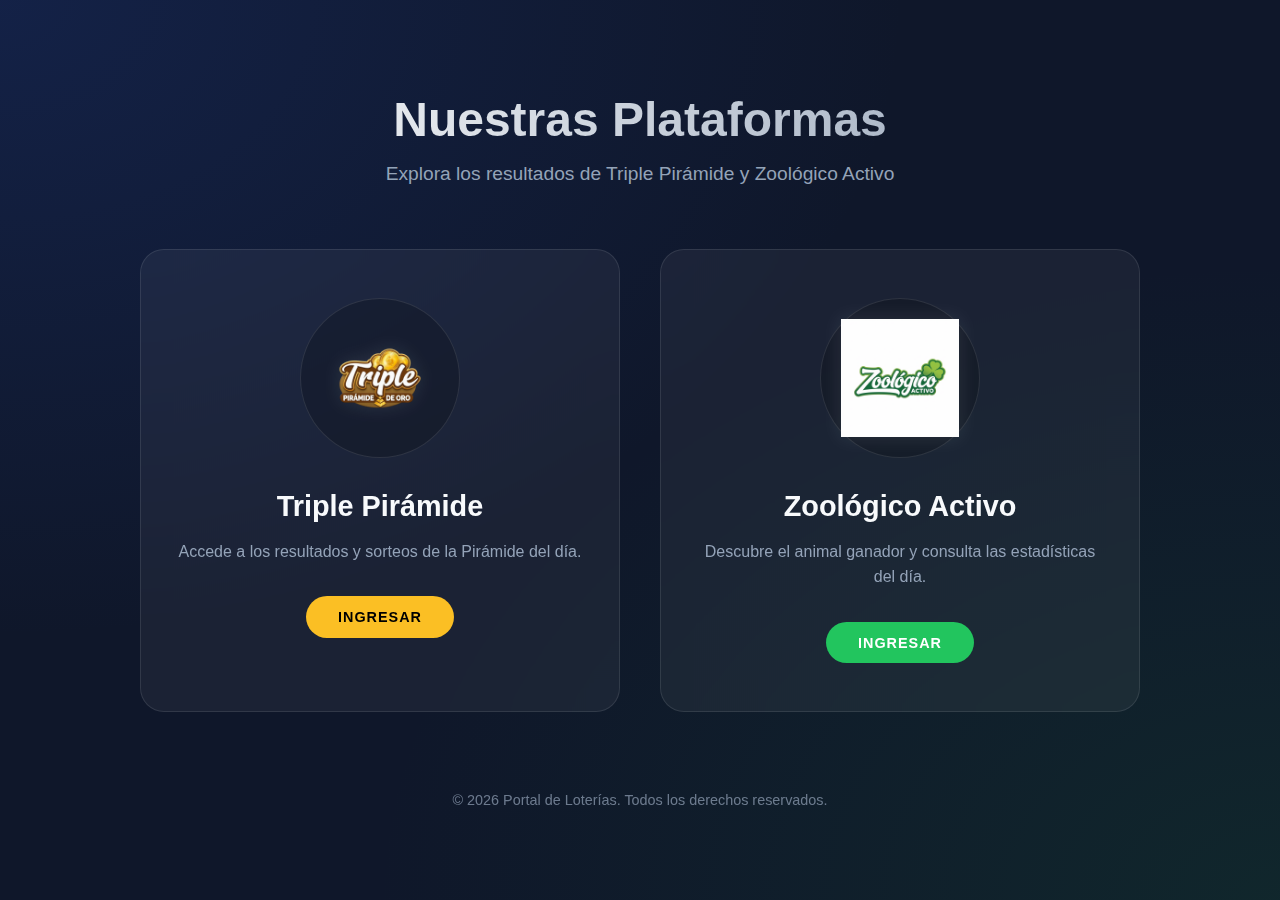
<file: index.html>
<!DOCTYPE html>
<html lang="es">

<head>
    <meta charset="UTF-8">
    <meta name="viewport" content="width=device-width, initial-scale=1.0">
    <title>Portal de Loterías - Acceso Directo</title>
    <style>
        :root {
            --primary-bg: #0f172a;
            --card-bg: rgba(255, 255, 255, 0.05);
            --text-main: #f8fafc;
            --text-muted: #94a3b8;
            --piramide-accent: #fbbf24;
            --zoo-accent: #22c55e;
            --glass-border: rgba(255, 255, 255, 0.1);
        }

        * {
            margin: 0;
            padding: 0;
            box-sizing: border-box;
            font-family: 'Outfit', 'Inter', -apple-system, sans-serif;
        }

        body {
            background: var(--primary-bg);
            background-image:
                radial-gradient(at 0% 0%, rgba(30, 58, 138, 0.3) 0px, transparent 50%),
                radial-gradient(at 100% 100%, rgba(22, 101, 52, 0.2) 0px, transparent 50%);
            color: var(--text-main);
            min-height: 100vh;
            display: flex;
            flex-direction: column;
            align-items: center;
            justify-content: center;
            padding: 2rem;
            overflow-x: hidden;
        }

        .container {
            max-width: 1000px;
            width: 100%;
            text-align: center;
        }

        .header {
            margin-bottom: 4rem;
            animation: fadeInDown 0.8s ease-out;
        }

        .header h1 {
            font-size: 3rem;
            font-weight: 800;
            margin-bottom: 1rem;
            background: linear-gradient(to right, #fff, #94a3b8);
            -webkit-background-clip: text;
            background-clip: text;
            -webkit-text-fill-color: transparent;
        }

        .header p {
            color: var(--text-muted);
            font-size: 1.2rem;
        }

        .grid {
            display: grid;
            grid-template-columns: repeat(auto-fit, minmax(300px, 1fr));
            gap: 2.5rem;
            width: 100%;
        }

        .card {
            background: var(--card-bg);
            backdrop-filter: blur(12px);
            border: 1px solid var(--glass-border);
            border-radius: 24px;
            padding: 3rem 2rem;
            text-decoration: none;
            color: inherit;
            transition: all 0.4s cubic-bezier(0.175, 0.885, 0.32, 1.275);
            display: flex;
            flex-direction: column;
            align-items: center;
            position: relative;
            overflow: hidden;
            animation: fadeInUp 0.8s ease-out both;
        }

        .card:hover {
            transform: translateY(-10px);
            border-color: rgba(255, 255, 255, 0.2);
            box-shadow: 0 20px 40px rgba(0, 0, 0, 0.4);
        }

        .card-piramide:hover {
            background: linear-gradient(135deg, rgba(251, 191, 36, 0.1), rgba(251, 191, 36, 0.05));
        }

        .card-zoo:hover {
            background: linear-gradient(135deg, rgba(34, 197, 94, 0.1), rgba(34, 197, 94, 0.05));
        }

        .logo-container {
            width: 160px;
            height: 160px;
            margin-bottom: 2rem;
            display: flex;
            align-items: center;
            justify-content: center;
            background: rgba(0, 0, 0, 0.2);
            border-radius: 50%;
            padding: 20px;
            border: 1px solid var(--glass-border);
        }

        .logo-container img {
            width: 100%;
            height: 100%;
            object-fit: contain;
            filter: drop-shadow(0 0 10px rgba(255, 255, 255, 0.1));
        }

        .card h2 {
            font-size: 1.8rem;
            margin-bottom: 1rem;
            font-weight: 700;
        }

        .card p {
            color: var(--text-muted);
            line-height: 1.6;
        }

        .btn {
            margin-top: 2rem;
            padding: 0.8rem 2rem;
            border-radius: 50px;
            font-weight: 600;
            transition: all 0.3s ease;
            text-transform: uppercase;
            letter-spacing: 1px;
            font-size: 0.9rem;
        }

        .card-piramide .btn {
            background: var(--piramide-accent);
            color: #000;
        }

        .card-zoo .btn {
            background: var(--zoo-accent);
            color: #fff;
        }

        .card:hover .btn {
            transform: scale(1.05);
        }

        @keyframes fadeInDown {
            from {
                opacity: 0;
                transform: translateY(-30px);
            }

            to {
                opacity: 1;
                transform: translateY(0);
            }
        }

        @keyframes fadeInUp {
            from {
                opacity: 0;
                transform: translateY(30px);
            }

            to {
                opacity: 1;
                transform: translateY(0);
            }
        }

        .footer {
            margin-top: 5rem;
            color: var(--text-muted);
            font-size: 0.9rem;
            opacity: 0.7;
        }

        @media (max-width: 640px) {
            .header h1 {
                font-size: 2.2rem;
            }

            .grid {
                gap: 1.5rem;
            }
        }
    </style>
</head>

<body>

    <div class="container">
        <header class="header">
            <h1>Nuestras Plataformas</h1>
            <p>Explora los resultados de Triple Pirámide y Zoológico Activo</p>
        </header>

        <div class="grid">
            <!-- Pirámide -->
            <a href="Tripe piramide final v2/index.html" class="card card-piramide">
                <div class="logo-container">
                    <img src="Tripe piramide final v2/images/triple_piramide_logo.png" alt="Triple Pirámide">
                </div>
                <h2>Triple Pirámide</h2>
                <p>Accede a los resultados y sorteos de la Pirámide del día.</p>
                <div class="btn">Ingresar</div>
            </a>

            <!-- Zoológico -->
            <a href="Zoologico Activo Final/index.html" class="card card-zoo" style="animation-delay: 0.1s;">
                <div class="logo-container">
                    <img src="Zoologico Activo Final/Images/logo zoo conf.png" alt="Zoológico Activo">
                </div>
                <h2>Zoológico Activo</h2>
                <p>Descubre el animal ganador y consulta las estadísticas del día.</p>
                <div class="btn">Ingresar</div>
            </a>
        </div>

        <footer class="footer">
            &copy; 2026 Portal de Loterías. Todos los derechos reservados.
        </footer>
    </div>

</body>

</html>
</file>
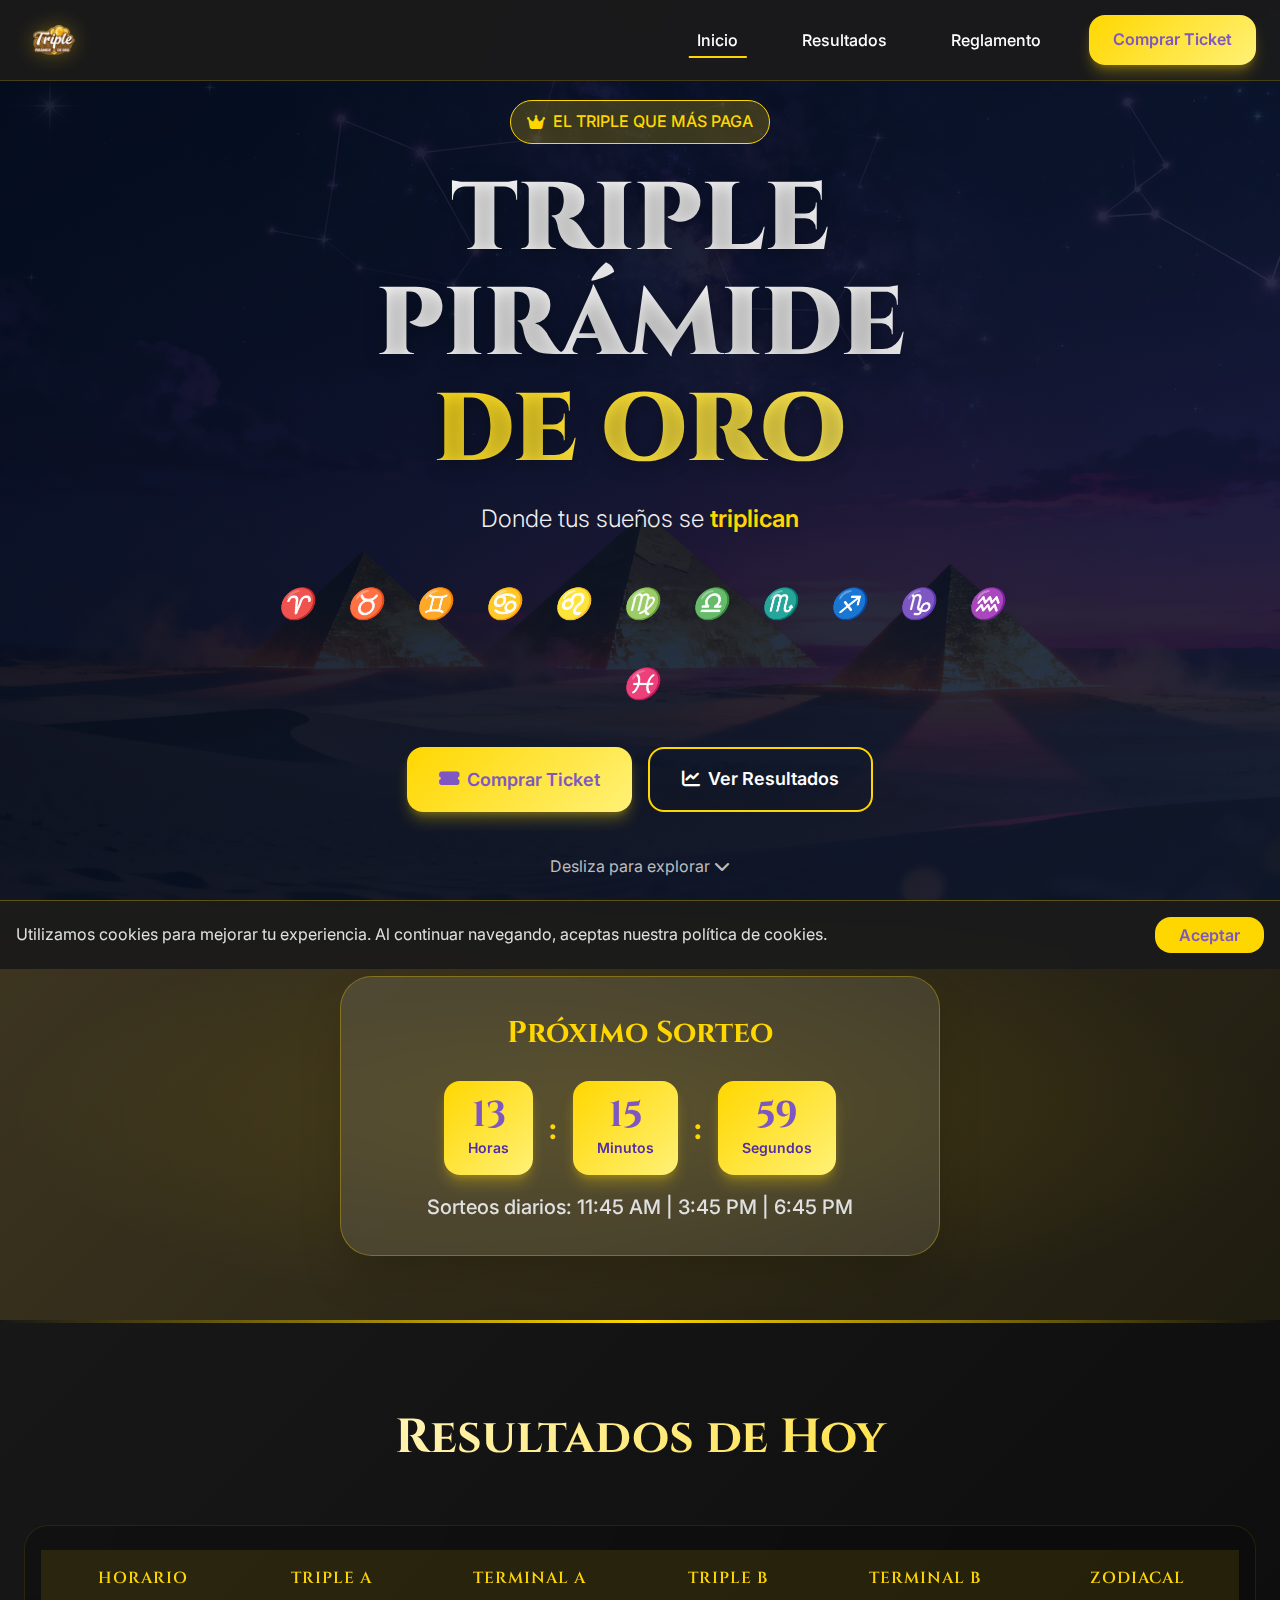
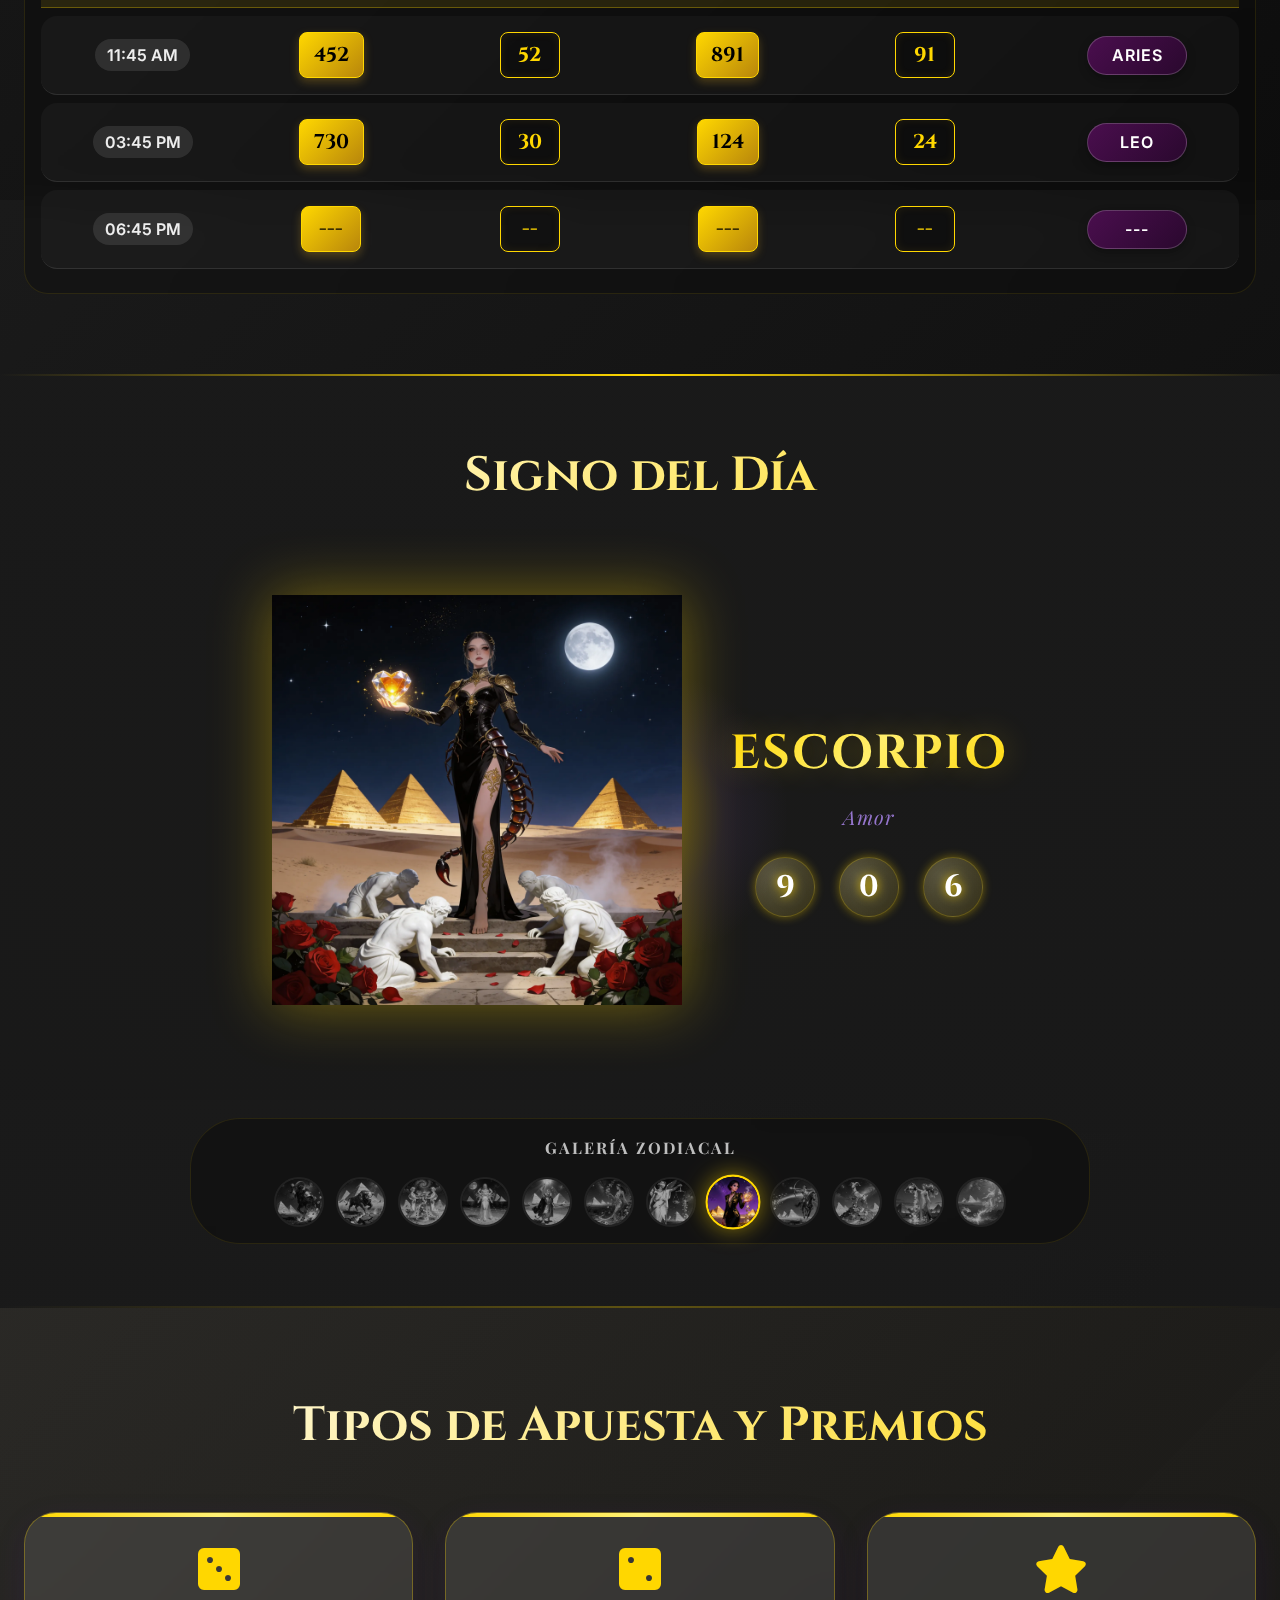
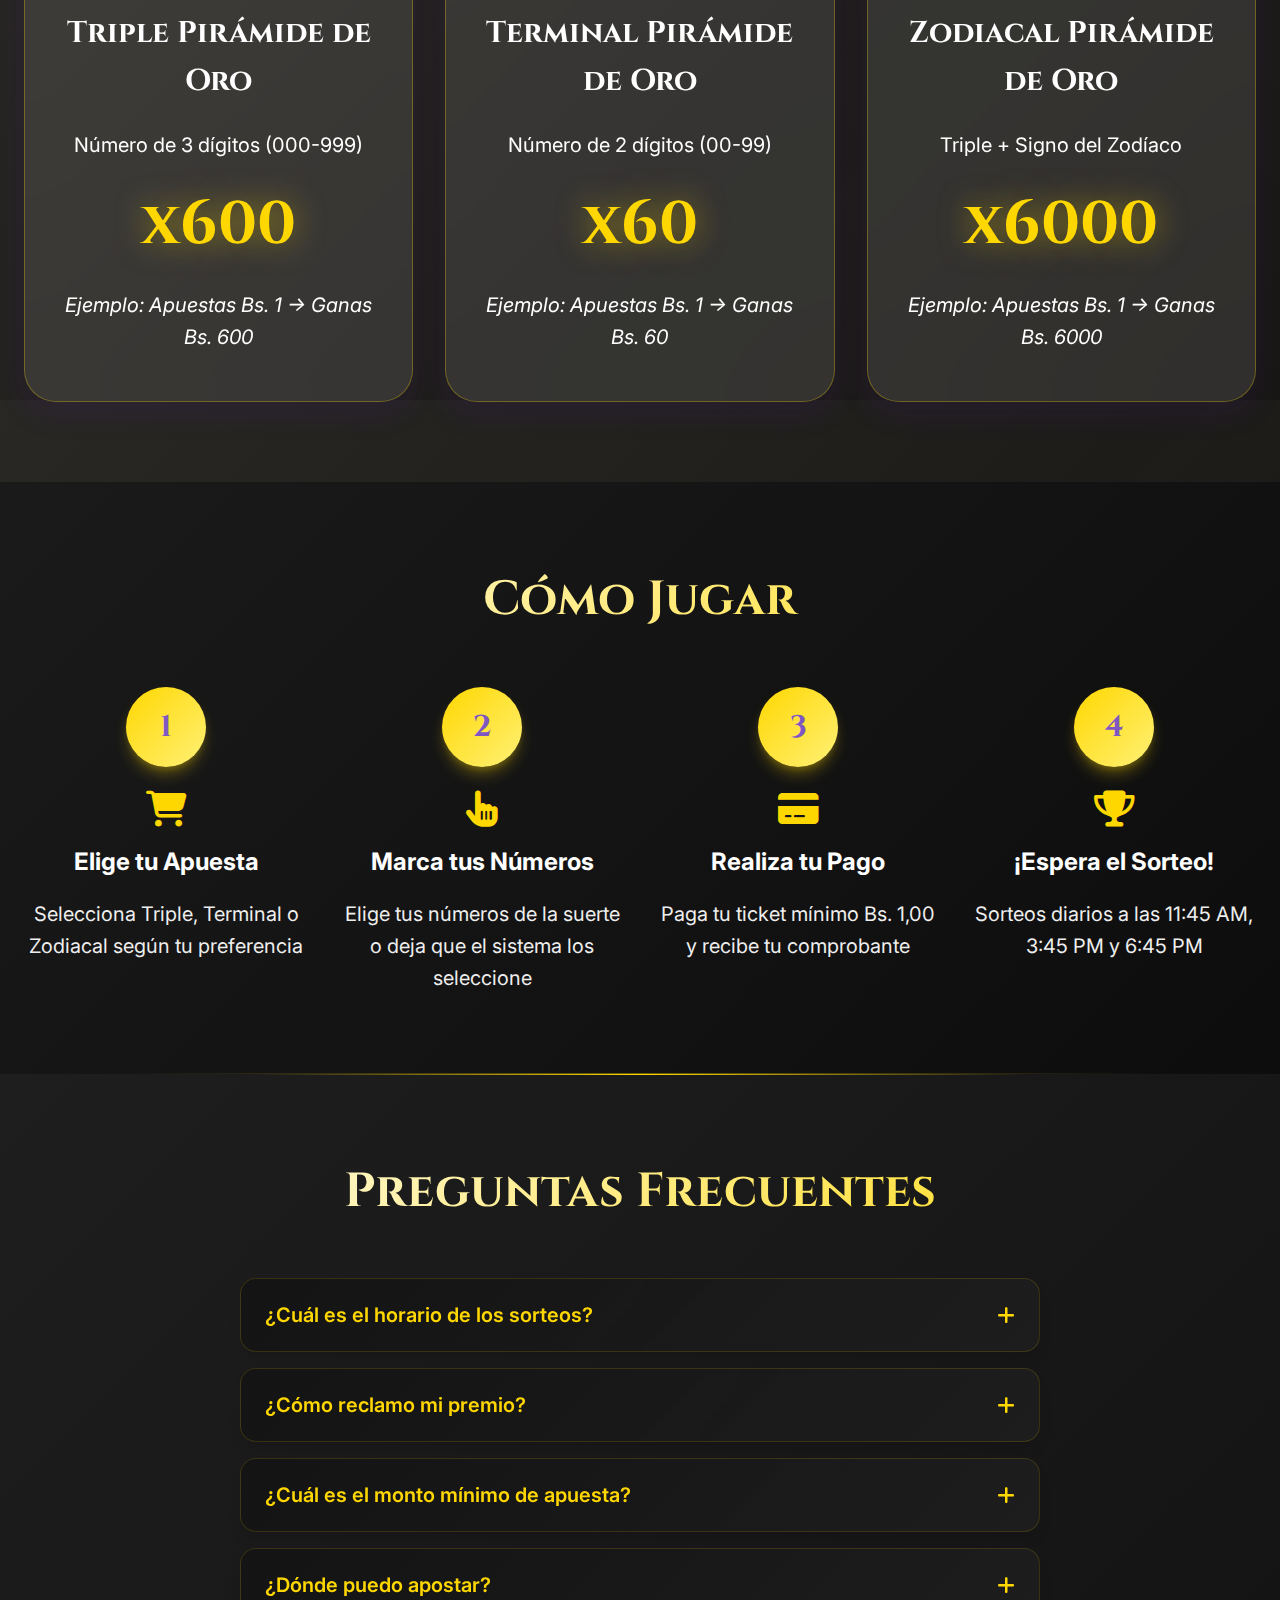
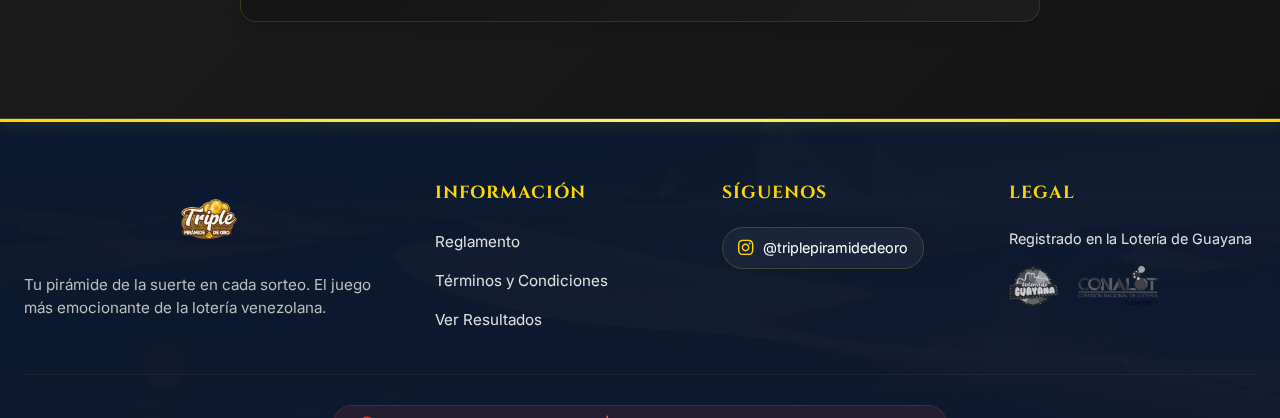
<file: Tripe piramide final v2/index.html>
<!DOCTYPE html>
<!-- 
     TRIPLE PIRÁMIDE DE ORO - PORTAL PRINCIPAL
     Estructura optimizada para SEO y Rendimiento.
-->
<html lang="es">

<head>
    <meta charset="UTF-8">
    <meta name="viewport" content="width=device-width, initial-scale=1.0">
    <title>Triple Pirámide de Oro - Lotería Premium | Donde Tus Sueños se Triplican</title>

    <!-- Optimización SEO / Meta Tags -->
    <meta name="description"
        content="Triple Pirámide de Oro: El triple que más paga en Venezuela. Sorteos diarios, resultados al instante y la mejor experiencia de usuario.">
    <meta name="keywords" content="triple pirámide, lotería venezuela, resultados triple, signo del día">
    <meta property="og:title" content="Triple Pirámide de Oro | Resultados y Sorteos">
    <meta property="og:description" content="Participa y gana con los sorteos diarios de Triple Pirámide de Oro.">
    <meta property="og:type" content="website">
    <meta property="og:image" content="images/og-image.jpg">

    <!-- Favicon -->
    <link rel="icon" type="image/png" href="images/triple_piramide_logo.png">

    <!-- Fuentes premium -->
    <link
        href="https://fonts.googleapis.com/css2?family=Playfair+Display:wght@400;700;900&family=Inter:wght@300;400;500;600;700&family=Cinzel:wght@400;600;700&display=swap"
        rel="stylesheet">
    <link href="https://cdnjs.cloudflare.com/ajax/libs/font-awesome/6.4.0/css/all.min.css" rel="stylesheet">

    <!-- Estilos CSS -->
    <link rel="stylesheet" href="css/style.css">
</head>

<body>

    <!-- Navbar Sticky -->
    <nav class="navbar" id="navbar">
        <div class="nav-container">
            <div class="logo">
                <img src="images/triple_piramide_logo.png" alt="Triple Pirámide de Oro" class="logo-img">
            </div>

            <button class="mobile-menu-toggle" id="mobile-menu-toggle" aria-label="Abrir menú">
                <span></span>
                <span></span>
                <span></span>
            </button>

            <ul class="nav-menu" id="nav-menu">
                <li><a href="index.html" class="nav-link active">Inicio</a></li>
                <li><a href="resultados.html" class="nav-link">Resultados</a></li>
                <li><a href="reglamento.html" class="nav-link">Reglamento</a></li>
                <li><a href="#comprar" class="nav-cta">Comprar Ticket</a></li>
            </ul>
        </div>
    </nav>

    <!-- Hero Section -->
    <section class="hero" id="hero">
        <div class="hero-background">
            <div class="hero-particles"></div>
            <div class="hero-gradient"></div>
        </div>

        <div class="container">
            <div class="hero-content">
                <div class="hero-badge">
                    <i class="fas fa-crown"></i>
                    <span>EL TRIPLE QUE MÁS PAGA</span>
                </div>

                <h1 class="hero-title">
                    <span class="title-main">TRIPLE PIRÁMIDE</span>
                    <span class="title-accent">DE ORO</span>
                </h1>

                <p class="hero-subtitle">
                    Donde tus sueños se <span class="highlight">triplican</span>
                </p>

                <div class="zodiac-icons">
                    <i class="zodiac-icon" data-sign="aries">♈</i>
                    <i class="zodiac-icon" data-sign="tauro">♉</i>
                    <i class="zodiac-icon" data-sign="geminis">♊</i>
                    <i class="zodiac-icon" data-sign="cancer">♋</i>
                    <i class="zodiac-icon" data-sign="leo">♌</i>
                    <i class="zodiac-icon" data-sign="virgo">♍</i>
                    <i class="zodiac-icon" data-sign="libra">♎</i>
                    <i class="zodiac-icon" data-sign="escorpio">♏</i>
                    <i class="zodiac-icon" data-sign="sagitario">♐</i>
                    <i class="zodiac-icon" data-sign="capricornio">♑</i>
                    <i class="zodiac-icon" data-sign="acuario">♒</i>
                    <i class="zodiac-icon" data-sign="piscis">♓</i>
                </div>

                <div class="hero-cta">
                    <button class="btn-primary" id="comprar-ticket-btn">
                        <i class="fas fa-ticket-alt"></i>
                        Comprar Ticket
                    </button>
                    <a href="#resultados" class="btn-secondary">
                        <i class="fas fa-chart-line"></i>
                        Ver Resultados
                    </a>
                </div>
            </div>
        </div>

        <div class="hero-scroll-indicator">
            <span>Desliza para explorar</span>
            <i class="fas fa-chevron-down"></i>
        </div>
    </section>

    <!-- Timer Section -->
    <section class="countdown-section" id="countdown">
        <div class="container">
            <div class="countdown-card">
                <h2>Próximo Sorteo</h2>
                <div class="countdown-timer" id="countdown-timer">
                    <div class="time-unit">
                        <span class="time-value" id="hours">00</span>
                        <span class="time-label">Horas</span>
                    </div>
                    <div class="time-separator">:</div>
                    <div class="time-unit">
                        <span class="time-value" id="minutes">00</span>
                        <span class="time-label">Minutos</span>
                    </div>
                    <div class="time-separator">:</div>
                    <div class="time-unit">
                        <span class="time-value" id="seconds">00</span>
                        <span class="time-label">Segundos</span>
                    </div>
                </div>
                <p class="countdown-info">Sorteos diarios: 11:45 AM | 3:45 PM | 6:45 PM</p>
            </div>
        </div>
    </section>

    <!-- Resultados del Día -->
    <section class="results-section" id="resultados">
        <div class="container">
            <h2 class="section-title">Resultados de Hoy</h2>
            <div class="table-container">
                <div class="table-hint">
                    <i class="fas fa-hand-pointer"></i> Desliza para ver más
                </div>
                <div class="table-wrapper">
                    <table class="results-table" id="results-table-home">
                        <thead>
                            <tr>
                                <th>Horario</th>
                                <th>Triple A</th>
                                <th>Terminal A</th>
                                <th>Triple B</th>
                                <th>Terminal B</th>
                                <th>Zodiacal</th>
                            </tr>
                        </thead>
                        <tbody id="today-results-body">
                            <!-- Los resultados se cargan dinámicamente -->
                        </tbody>
                    </table>
                </div>
            </div>
        </div>
    </section>

    <!-- Zodiac Section -->
    <section class="zodiac-section" id="zodiaco">
        <div class="container">
            <h2 class="section-title">Signo del Día</h2>
            <div class="zodiac-container">
                <!-- Featured Sign (Left) -->
                <div class="zodiac-featured" id="zodiac-featured">
                    <!-- Content injected by JS -->
                    <div class="spinner"></div>
                </div>

                <!-- Gallery (Right) -->
                <div class="zodiac-gallery-container">
                    <h3>Galería Zodiacal</h3>
                    <div class="zodiac-gallery" id="zodiac-gallery">
                        <!-- Content injected by JS -->
                    </div>
                </div>
            </div>
        </div>
    </section>

    <!-- Premios Section -->
    <section class="prizes-section">
        <div class="container">
            <h2 class="section-title">Tipos de Apuesta y Premios</h2>
            <div class="prizes-grid">
                <div class="prize-card" data-type="triple">
                    <div class="prize-header">
                        <i class="fas fa-dice-three"></i>
                        <h3>Triple Pirámide de Oro</h3>
                    </div>
                    <div class="prize-details">
                        <p>Número de 3 dígitos (000-999)</p>
                        <div class="prize-multiplier">x600</div>
                        <p class="prize-example">Ejemplo: Apuestas Bs. 1 → Ganas Bs. 600</p>
                    </div>
                </div>

                <div class="prize-card" data-type="terminal">
                    <div class="prize-header">
                        <i class="fas fa-dice-two"></i>
                        <h3>Terminal Pirámide de Oro</h3>
                    </div>
                    <div class="prize-details">
                        <p>Número de 2 dígitos (00-99)</p>
                        <div class="prize-multiplier">x60</div>
                        <p class="prize-example">Ejemplo: Apuestas Bs. 1 → Ganas Bs. 60</p>
                    </div>
                </div>

                <div class="prize-card" data-type="zodiacal">
                    <div class="prize-header">
                        <i class="fas fa-star"></i>
                        <h3>Zodiacal Pirámide de Oro</h3>
                    </div>
                    <div class="prize-details">
                        <p>Triple + Signo del Zodíaco</p>
                        <div class="prize-multiplier">x6000</div>
                        <p class="prize-example">Ejemplo: Apuestas Bs. 1 → Ganas Bs. 6000</p>
                    </div>
                </div>
            </div>
        </div>
    </section>

    <!-- Cómo Jugar -->
    <section class="how-to-play">
        <div class="container">
            <h2 class="section-title">Cómo Jugar</h2>
            <div class="steps-container">
                <div class="step">
                    <div class="step-number">1</div>
                    <div class="step-content">
                        <i class="fas fa-shopping-cart"></i>
                        <h3>Elige tu Apuesta</h3>
                        <p>Selecciona Triple, Terminal o Zodiacal según tu preferencia</p>
                    </div>
                </div>

                <div class="step">
                    <div class="step-number">2</div>
                    <div class="step-content">
                        <i class="fas fa-hand-pointer"></i>
                        <h3>Marca tus Números</h3>
                        <p>Elige tus números de la suerte o deja que el sistema los seleccione</p>
                    </div>
                </div>

                <div class="step">
                    <div class="step-number">3</div>
                    <div class="step-content">
                        <i class="fas fa-credit-card"></i>
                        <h3>Realiza tu Pago</h3>
                        <p>Paga tu ticket mínimo Bs. 1,00 y recibe tu comprobante</p>
                    </div>
                </div>

                <div class="step">
                    <div class="step-number">4</div>
                    <div class="step-content">
                        <i class="fas fa-trophy"></i>
                        <h3>¡Espera el Sorteo!</h3>
                        <p>Sorteos diarios a las 11:45 AM, 3:45 PM y 6:45 PM</p>
                    </div>
                </div>
            </div>
        </div>
    </section>

    <!-- Banner Carrusel -->
    <section class="promotions-section">
        <div class="container">
            <div class="carousel-container">
                <div class="carousel" id="promo-carousel">
                    <div class="carousel-slide active">
                        <div class="promo-card">
                            <h3>¡Promoción Especial!</h3>
                            <p>Compra 5 tickets y recibe 1 GRATIS</p>
                            <span class="promo-code">Código: PREMIUM5</span>
                        </div>
                    </div>
                    <div class="carousel-slide">
                        <div class="promo-card">
                            <h3>Nuevo Usuario</h3>
                            <p>Registra tu primer ticket y duplica tus chances</p>
                            <span class="promo-code">¡Solo por hoy!</span>
                        </div>
                    </div>
                    <div class="carousel-slide">
                        <div class="promo-card">
                            <h3>Jackpot Semanal</h3>
                            <p>El premio más alto de la semana te espera</p>
                            <span class="promo-code">A partir de Bs. 50,000</span>
                        </div>
                    </div>
                </div>
                <button class="carousel-nav prev" id="prev-promo">❮</button>
                <button class="carousel-nav next" id="next-promo">❯</button>
            </div>
        </div>
    </section>

    <!-- FAQ -->
    <section class="faq-section">
        <div class="container">
            <h2 class="section-title">Preguntas Frecuentes</h2>
            <div class="faq-container">
                <div class="faq-item">
                    <button class="faq-question">
                        <span>¿Cuál es el horario de los sorteos?</span>
                        <i class="fas fa-plus"></i>
                    </button>
                    <div class="faq-answer">
                        <p>Realizamos tres sorteos diarios todos los días de la semana: 11:45 AM, 3:45 PM y 6:45 PM.</p>
                    </div>
                </div>

                <div class="faq-item">
                    <button class="faq-question">
                        <span>¿Cómo reclamo mi premio?</span>
                        <i class="fas fa-plus"></i>
                    </button>
                    <div class="faq-answer">
                        <p>Debes presentar tu ticket original en perfecto estado en cualquier centro de apuestas
                            autorizado dentro de los 3 días siguientes al sorteo.</p>
                    </div>
                </div>

                <div class="faq-item">
                    <button class="faq-question">
                        <span>¿Cuál es el monto mínimo de apuesta?</span>
                        <i class="fas fa-plus"></i>
                    </button>
                    <div class="faq-answer">
                        <p>El monto mínimo por ticket es de Bs. 1,00. Puedes apostar múltiplos de esta cantidad.</p>
                    </div>
                </div>

                <div class="faq-item">
                    <button class="faq-question">
                        <span>¿Dónde puedo apostar?</span>
                        <i class="fas fa-plus"></i>
                    </button>
                    <div class="faq-answer">
                        <p>Visita nuestros centros de apuestas autorizados o contacta a nuestros vendedores oficiales en
                            toda Venezuela.</p>
                    </div>
                </div>
            </div>
        </div>
    </section>

    <!-- Footer -->
    <footer class="footer">
        <div class="container">
            <div class="footer-grid">
                <div class="footer-brand">
                    <img src="images/triple_piramide_logo.png" alt="Triple Pirámide de Oro" class="footer-logo">
                    <p class="footer-slogan">Tu pirámide de la suerte en cada sorteo. El juego más emocionante de la
                        lotería venezolana.</p>
                </div>

                <div class="footer-links">
                    <h4>Información</h4>
                    <ul>
                        <li><a href="reglamento.html">Reglamento</a></li>
                        <li><a href="terminos.html">Términos y Condiciones</a></li>
                        <li><a href="resultados.html">Ver Resultados</a></li>
                    </ul>
                </div>

                <div class="footer-contact">
                    <h4>Síguenos</h4>
                    <a href="https://www.instagram.com/triplepiramidedeoro/" target="_blank" class="instagram-pill">
                        <i class="fab fa-instagram"></i> @triplepiramidedeoro
                    </a>
                </div>

                <div class="footer-info">
                    <h4>Legal</h4>
                    <p>Registrado en la Lotería de Guayana</p>
                    <div class="footer-logos">
                        <img src="images/loteria-de-guyana.png" alt="Lotería de Guayana" class="partner-logo">
                        <img src="images/conalot-logo.png" alt="CONALOT" class="partner-logo">
                    </div>
                </div>
            </div>

            <div class="footer-bottom">
                <div class="age-restriction">
                    <span>🔞 JUEGA CON RESPONSABILIDAD | PROHIBIDA LA VENTA A MENORES DE EDAD</span>
                </div>
                <div class="footer-copyright">
                    <p>&copy; 2025 Triple Pirámide de Oro. Todos los derechos reservados.</p>
                    <a href="https://www.instagram.com/agenciainmk/" target="_blank" class="agency-link">
                        <img src="images/in-svg-blanco.svg" alt="IN Agencia" class="agency-logo">
                        Hecho por IN Agencia
                    </a>
                </div>
            </div>
        </div>
    </footer>

    <!-- Modal de Compra de Ticket -->
    <div class="modal" id="ticket-modal">
        <div class="modal-content">
            <div class="modal-header">
                <h2>Comprar Ticket</h2>
                <button class="modal-close" id="modal-close">
                    <i class="fas fa-times"></i>
                </button>
            </div>
            <div class="modal-body">
                <form id="ticket-form" class="ticket-form">
                    <div class="form-group">
                        <label for="nombre">Nombre Completo</label>
                        <input type="text" id="nombre" name="nombre" required>
                    </div>

                    <div class="form-group">
                        <label for="telefono">Teléfono</label>
                        <input type="tel" id="telefono" name="telefono" required>
                    </div>

                    <div class="form-group">
                        <label for="tipo-jugada">Tipo de Jugada</label>
                        <select id="tipo-jugada" name="tipo-jugada" required>
                            <option value="">Selecciona el tipo</option>
                            <option value="solo-triple">1. Solo Triple</option>
                            <option value="triple-terminal">2. Triple y Terminal</option>
                            <option value="completa">3. Triple, Terminal, Tripletazo y Terminalazo</option>
                        </select>
                    </div>

                    <div class="form-group" id="zodiac-group" style="display: none;">
                        <label for="signo">Signo Zodiacal</label>
                        <select id="signo" name="signo">
                            <option value="">Selecciona un signo</option>
                            <option value="Aries">Aries</option>
                            <option value="Tauro">Tauro</option>
                            <option value="Géminis">Géminis</option>
                            <option value="Cáncer">Cáncer</option>
                            <option value="Leo">Leo</option>
                            <option value="Virgo">Virgo</option>
                            <option value="Libra">Libra</option>
                            <option value="Escorpio">Escorpio</option>
                            <option value="Sagitario">Sagitario</option>
                            <option value="Capricornio">Capricornio</option>
                            <option value="Acuario">Acuario</option>
                            <option value="Piscis">Piscis</option>
                        </select>
                    </div>

                    <div class="form-group">
                        <label>Seleccione su Moneda</label>
                        <div class="currency-grid">
                            <label class="currency-option">
                                <input type="radio" name="moneda" value="Bs" checked required>
                                <div class="currency-card">Bolívares (Bs)</div>
                            </label>
                            <label class="currency-option">
                                <input type="radio" name="moneda" value="USD">
                                <div class="currency-card">Dólares (USD)</div>
                            </label>
                            <label class="currency-option">
                                <input type="radio" name="moneda" value="COP">
                                <div class="currency-card">Pesos (COP)</div>
                            </label>
                        </div>
                    </div>

                    <div class="form-group payment-method-group" id="methods-Bs">
                        <label>Forma de Pago (Bs)</label>
                        <div class="payment-grid">
                            <label class="payment-option">
                                <input type="radio" name="pago" value="Pago Móvil" checked>
                                <div class="payment-card">
                                    <i class="fas fa-mobile-alt"></i>
                                    <span>Pago Móvil</span>
                                </div>
                            </label>
                            <label class="payment-option">
                                <input type="radio" name="pago" value="Transferencia">
                                <div class="payment-card">
                                    <i class="fas fa-university"></i>
                                    <span>Transferencia</span>
                                </div>
                            </label>
                        </div>
                    </div>

                    <div class="form-group payment-method-group" id="methods-USD" style="display: none;">
                        <label>Forma de Pago (USD)</label>
                        <div class="payment-grid">
                            <label class="payment-option">
                                <input type="radio" name="pago" value="Zelle">
                                <div class="payment-card">
                                    <i class="fas fa-university"></i>
                                    <span>Zelle</span>
                                </div>
                            </label>
                            <label class="payment-option">
                                <input type="radio" name="pago" value="Binance">
                                <div class="payment-card">
                                    <i class="fab fa-bitcoin"></i>
                                    <span>Binance</span>
                                </div>
                            </label>
                        </div>
                    </div>

                    <div class="form-group payment-method-group" id="methods-COP" style="display: none;">
                        <label>Forma de Pago (COP)</label>
                        <div class="payment-grid">
                            <label class="payment-option">
                                <input type="radio" name="pago" value="Nequi">
                                <div class="payment-card">
                                    <i class="fas fa-mobile-alt"></i>
                                    <span>Nequi</span>
                                </div>
                            </label>
                            <label class="payment-option">
                                <input type="radio" name="pago" value="Daviplata">
                                <div class="payment-card">
                                    <i class="fas fa-wallet"></i>
                                    <span>Daviplata</span>
                                </div>
                            </label>
                        </div>
                    </div>

                    <div class="form-group">
                        <label for="numeros">Tus Números</label>
                        <input type="text" id="numeros" name="numeros" placeholder="Ej: 123, 456, 789" required>
                    </div>

                    <div class="form-group">
                        <label for="monto" id="label-monto">Monto a Apostar (Bs.)</label>
                        <input type="number" id="monto" name="monto" min="1" step="0.01" value="1" required>
                    </div>

                    <button type="submit" class="btn-primary btn-full">
                        <i class="fab fa-whatsapp"></i>
                        Enviar por WhatsApp
                    </button>
                </form>
            </div>
        </div>
    </div>

    <!-- Cookie Banner -->
    <div class="cookie-banner" id="cookie-banner">
        <div class="cookie-content">
            <p>Utilizamos cookies para mejorar tu experiencia. Al continuar navegando, aceptas nuestra política de
                cookies.</p>
            <button id="accept-cookies" class="btn-cookie">Aceptar</button>
        </div>
    </div>

    <!-- Scripts JavaScript -->
    <script src="js/backend-api.js"></script>
    <script src="js/script.js"></script>
</body>

</html>
</file>
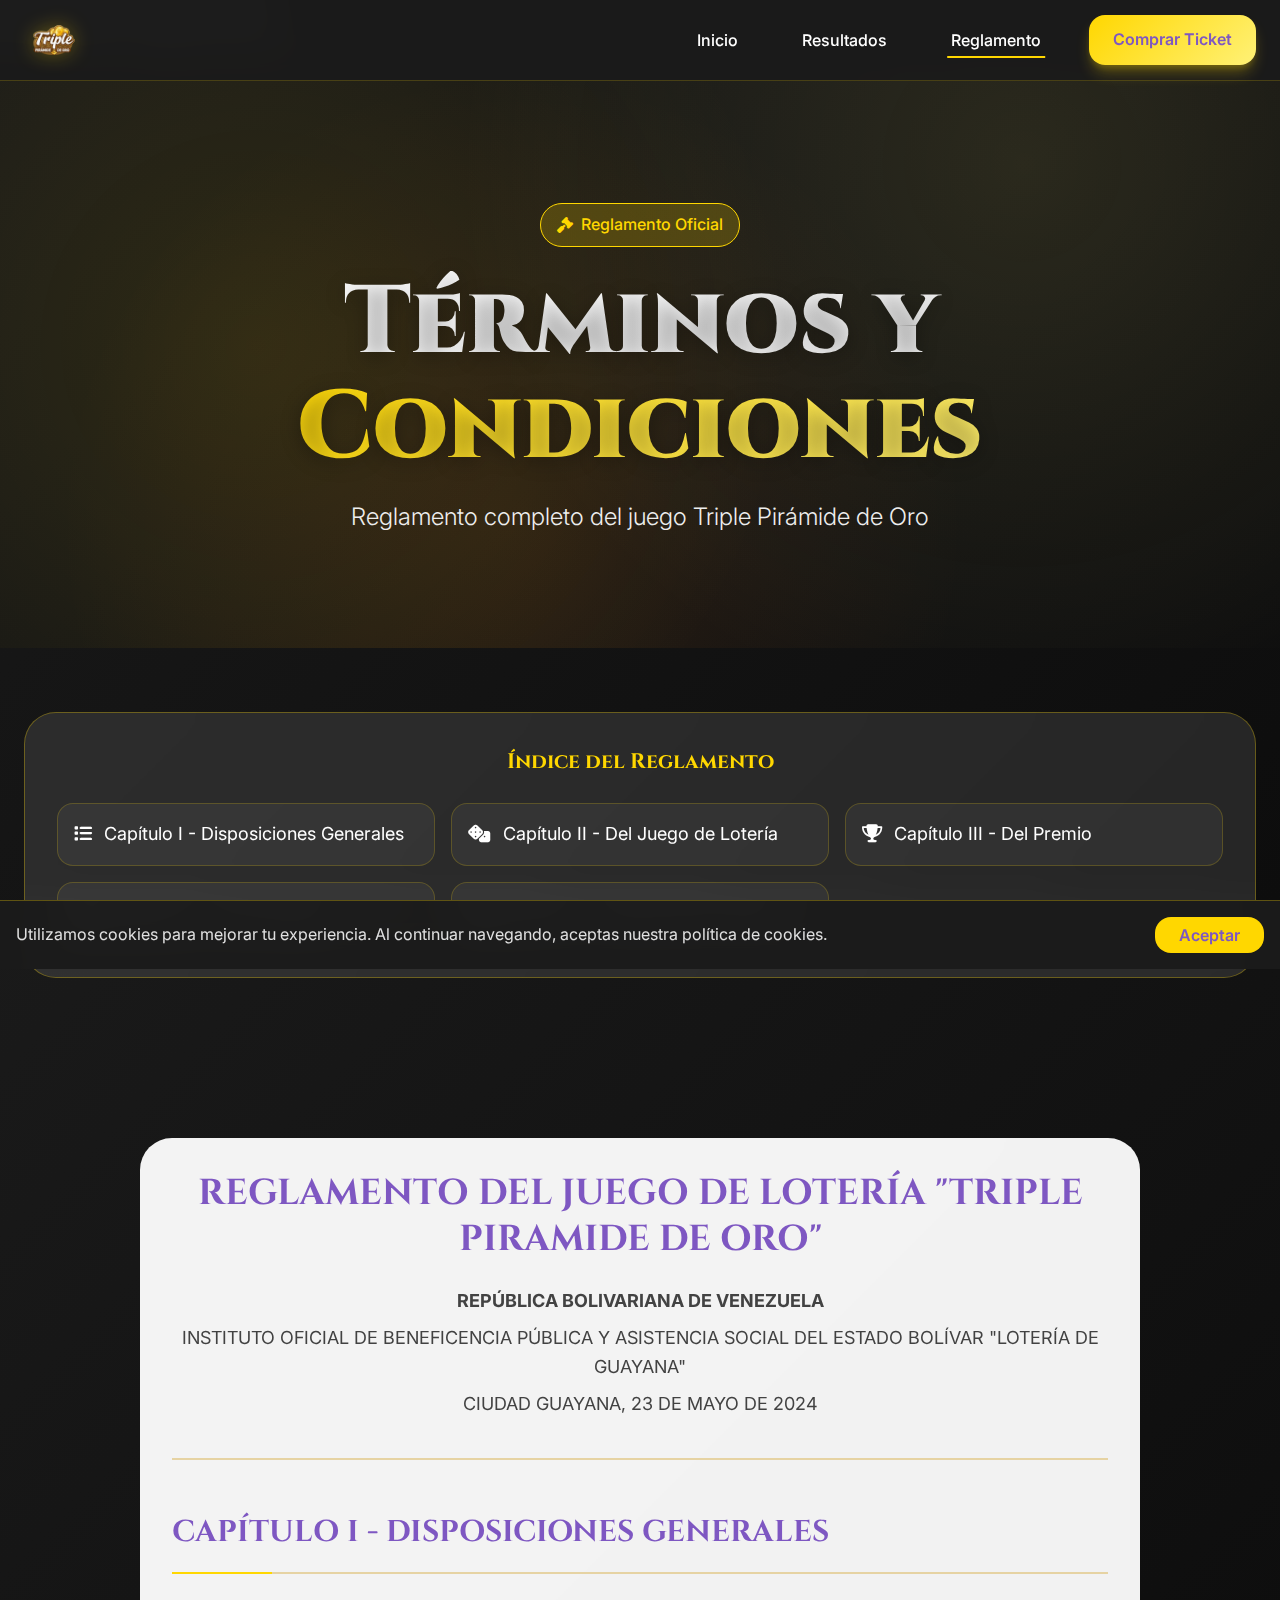
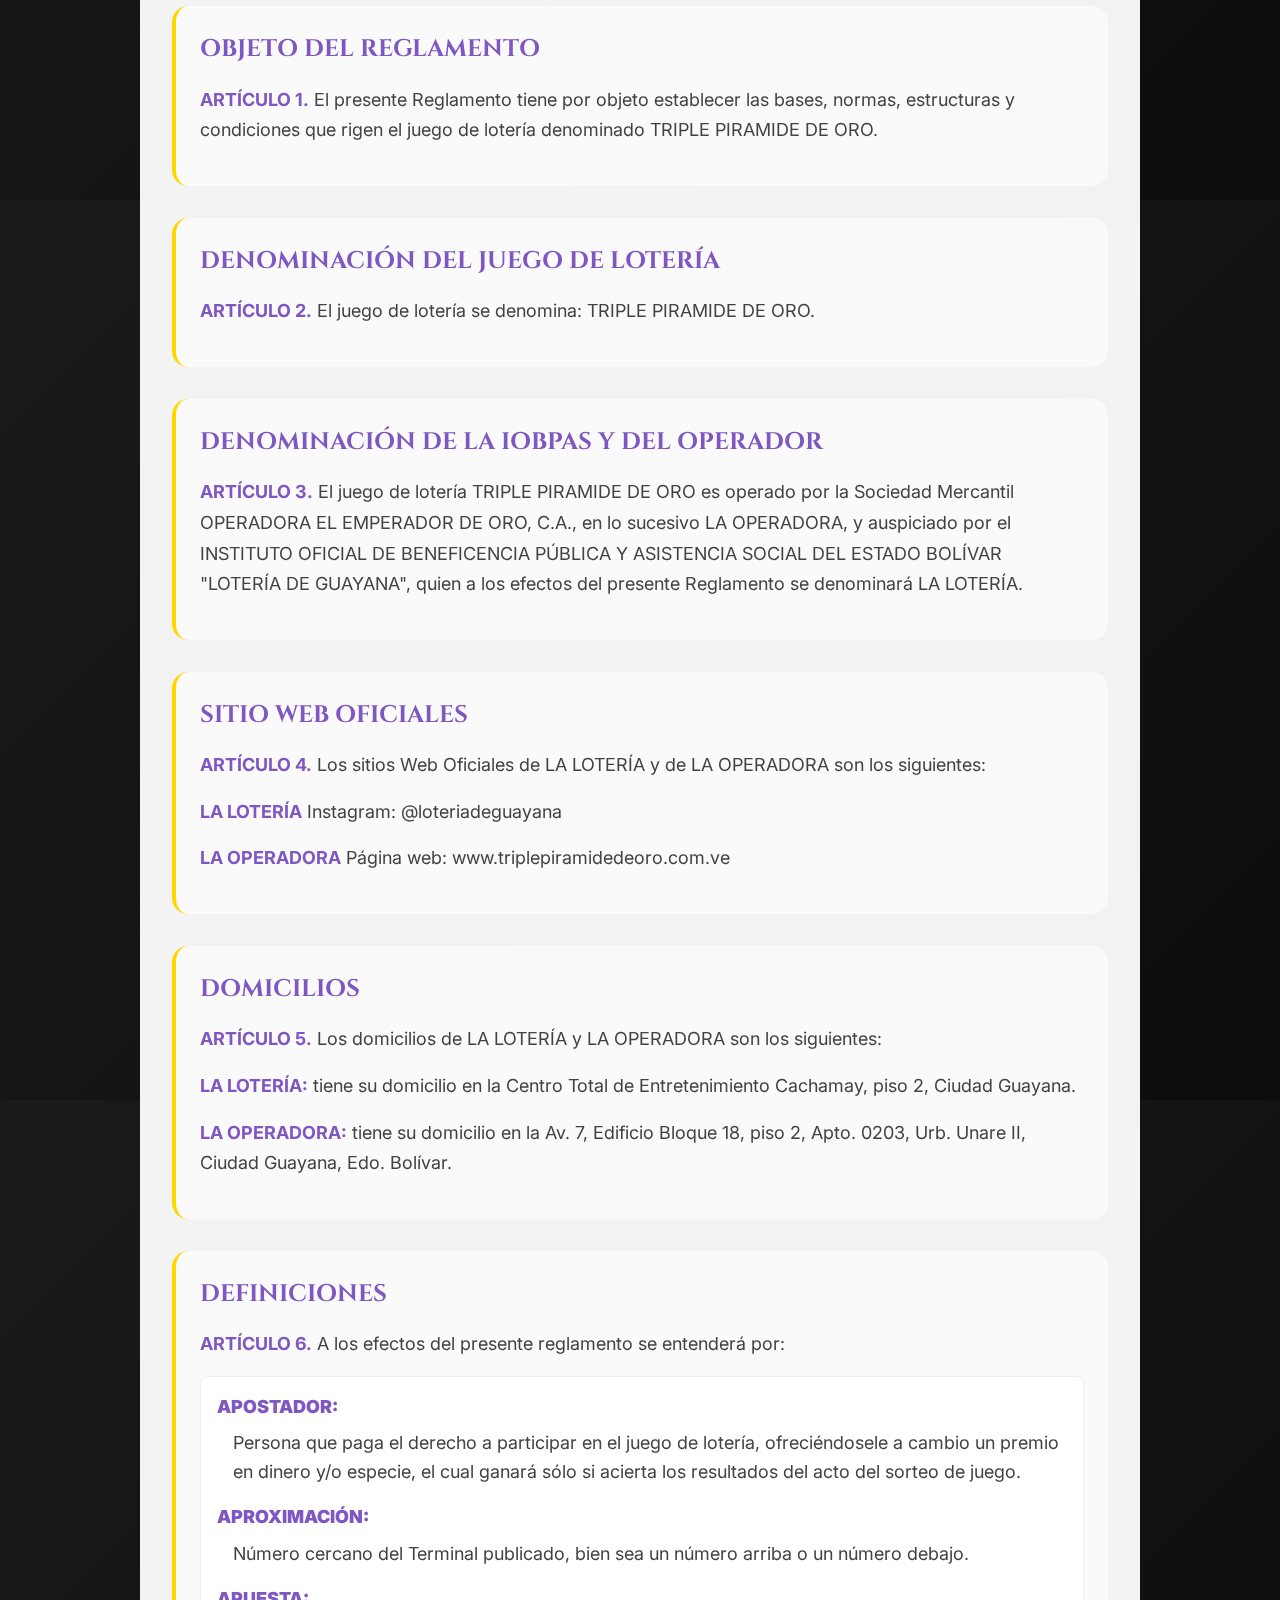
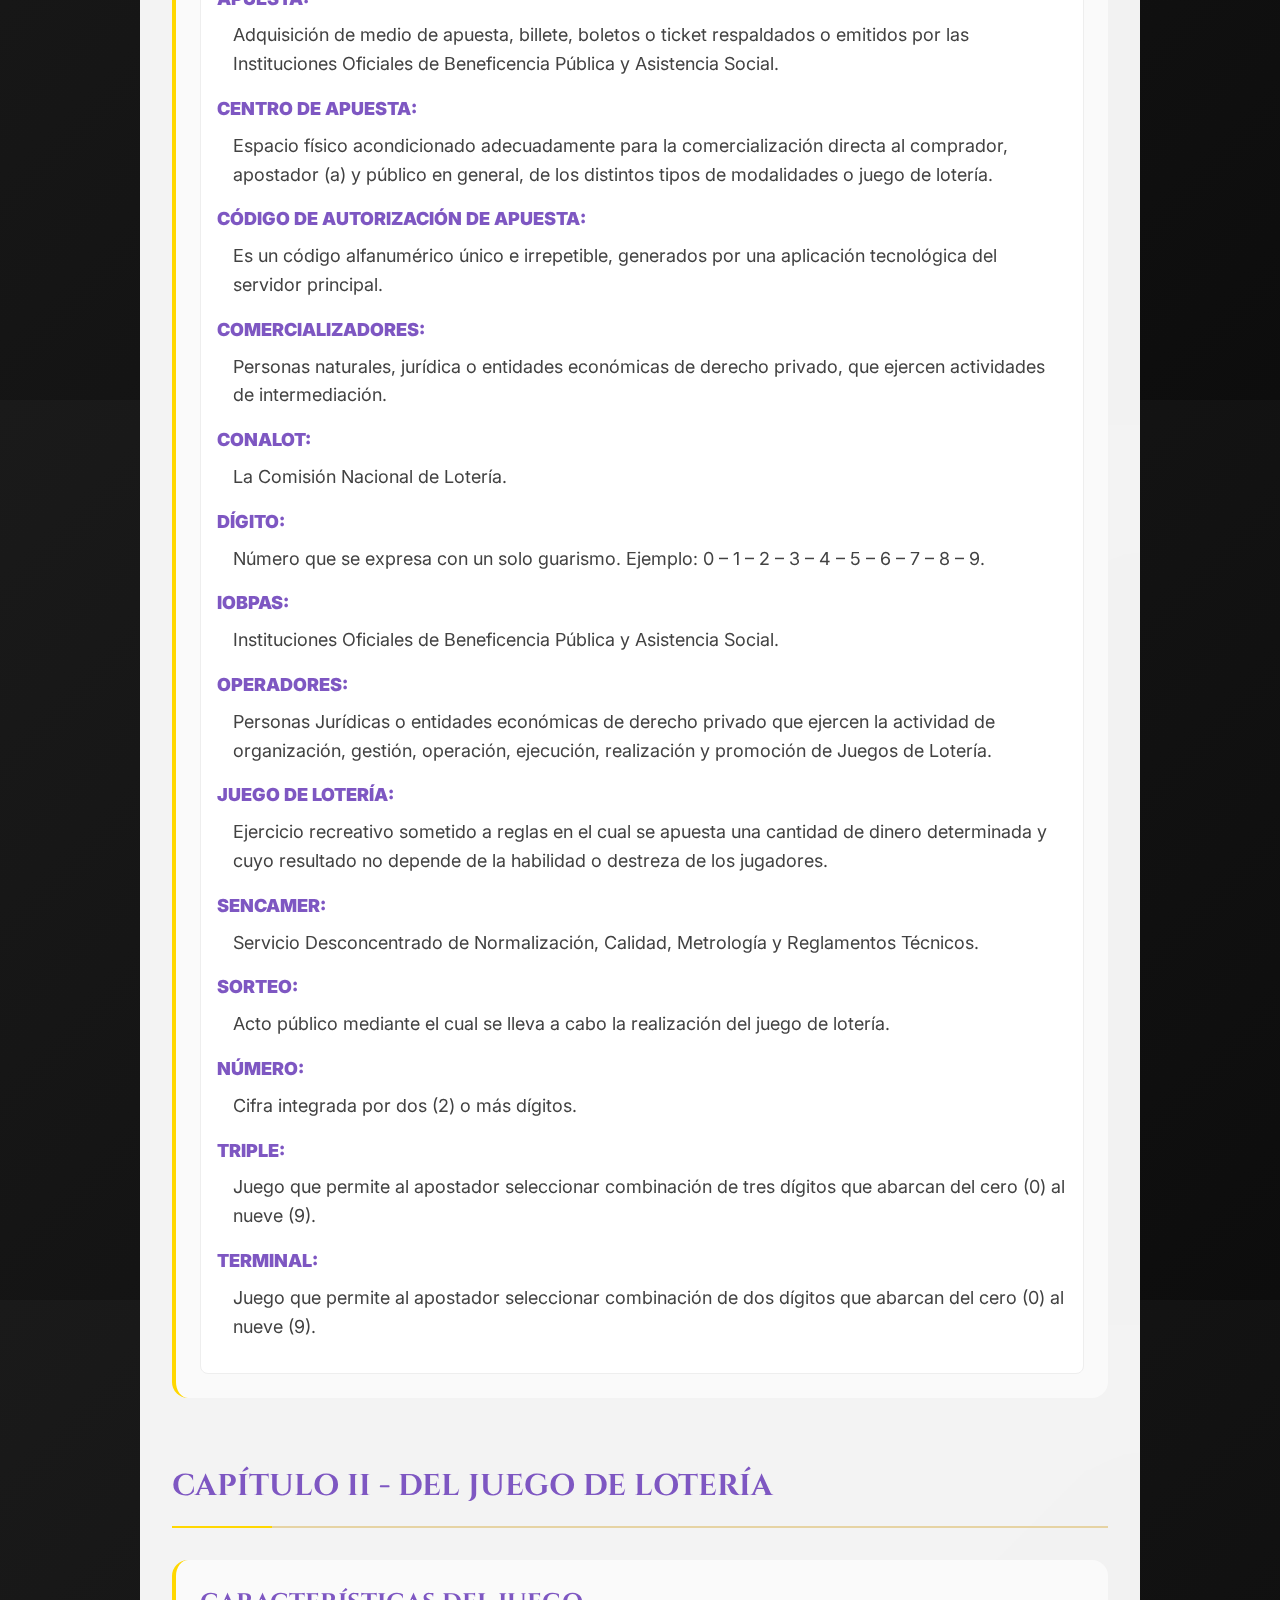
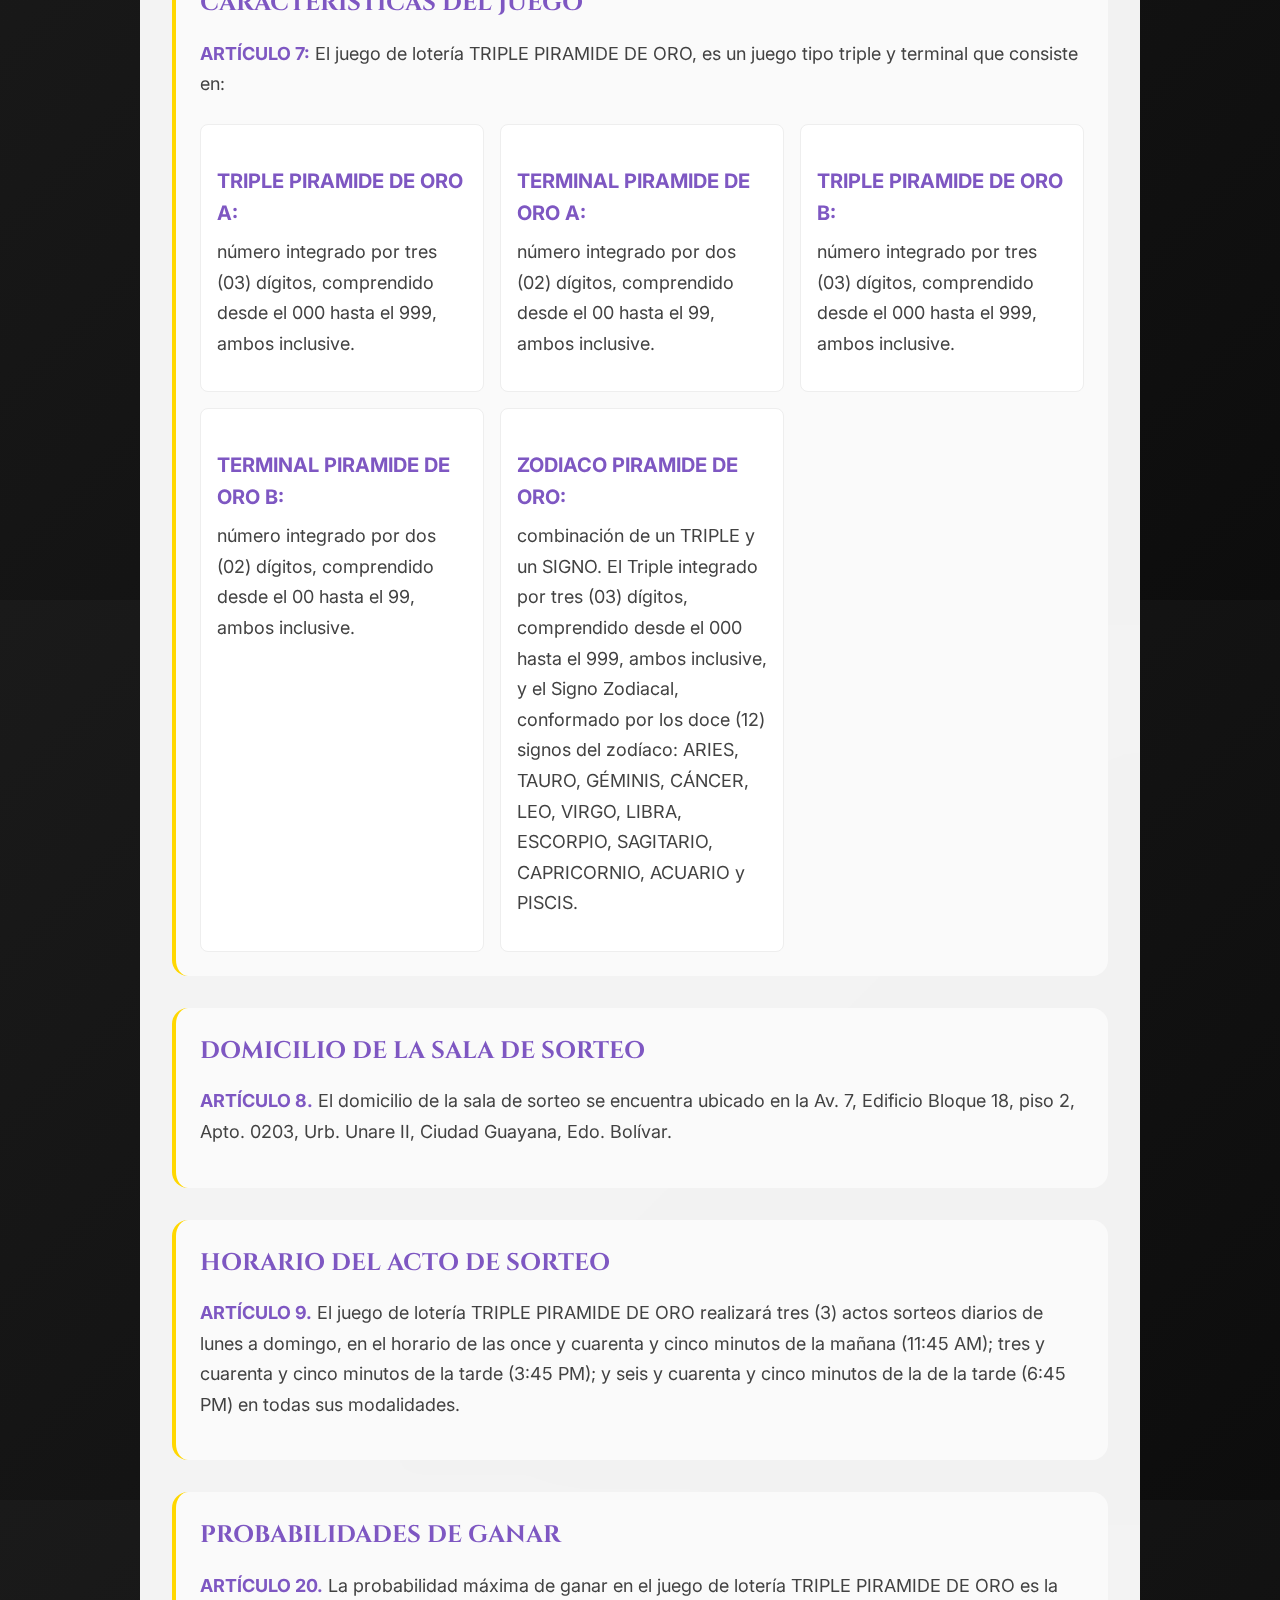
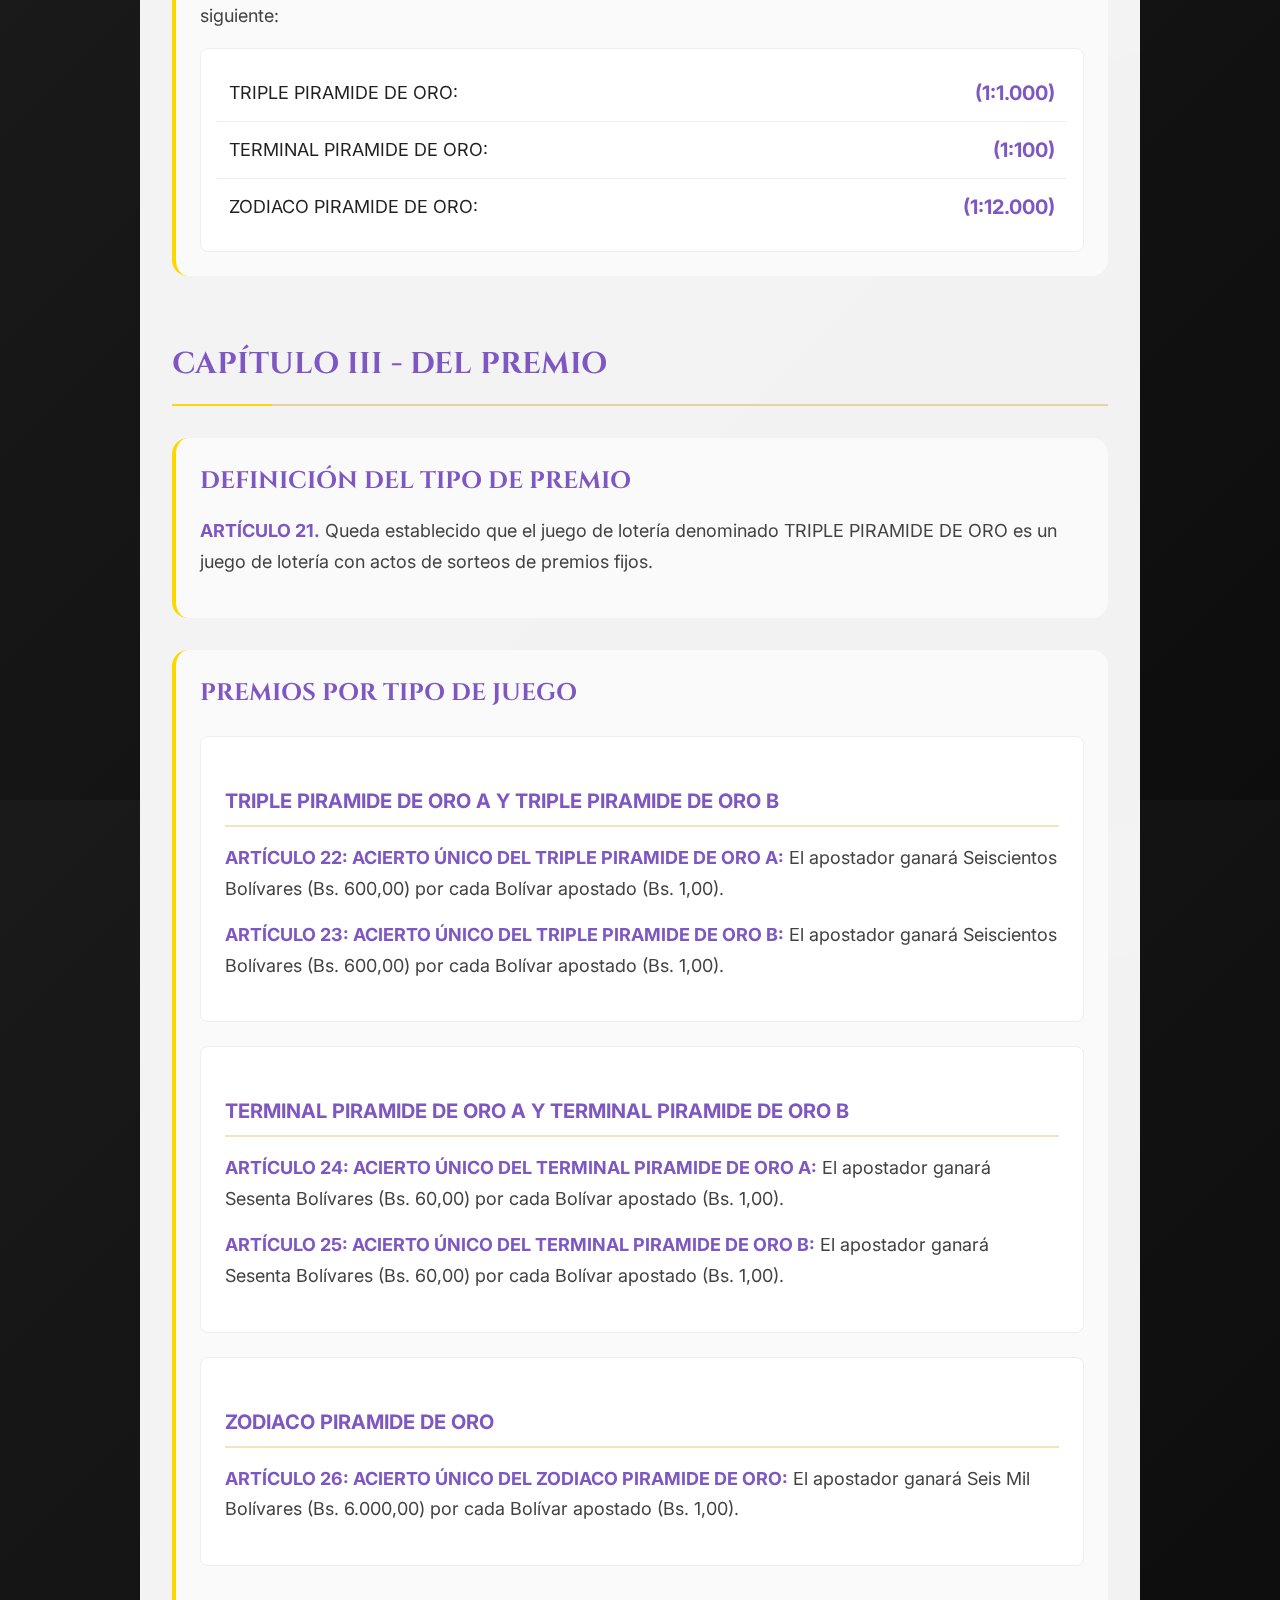
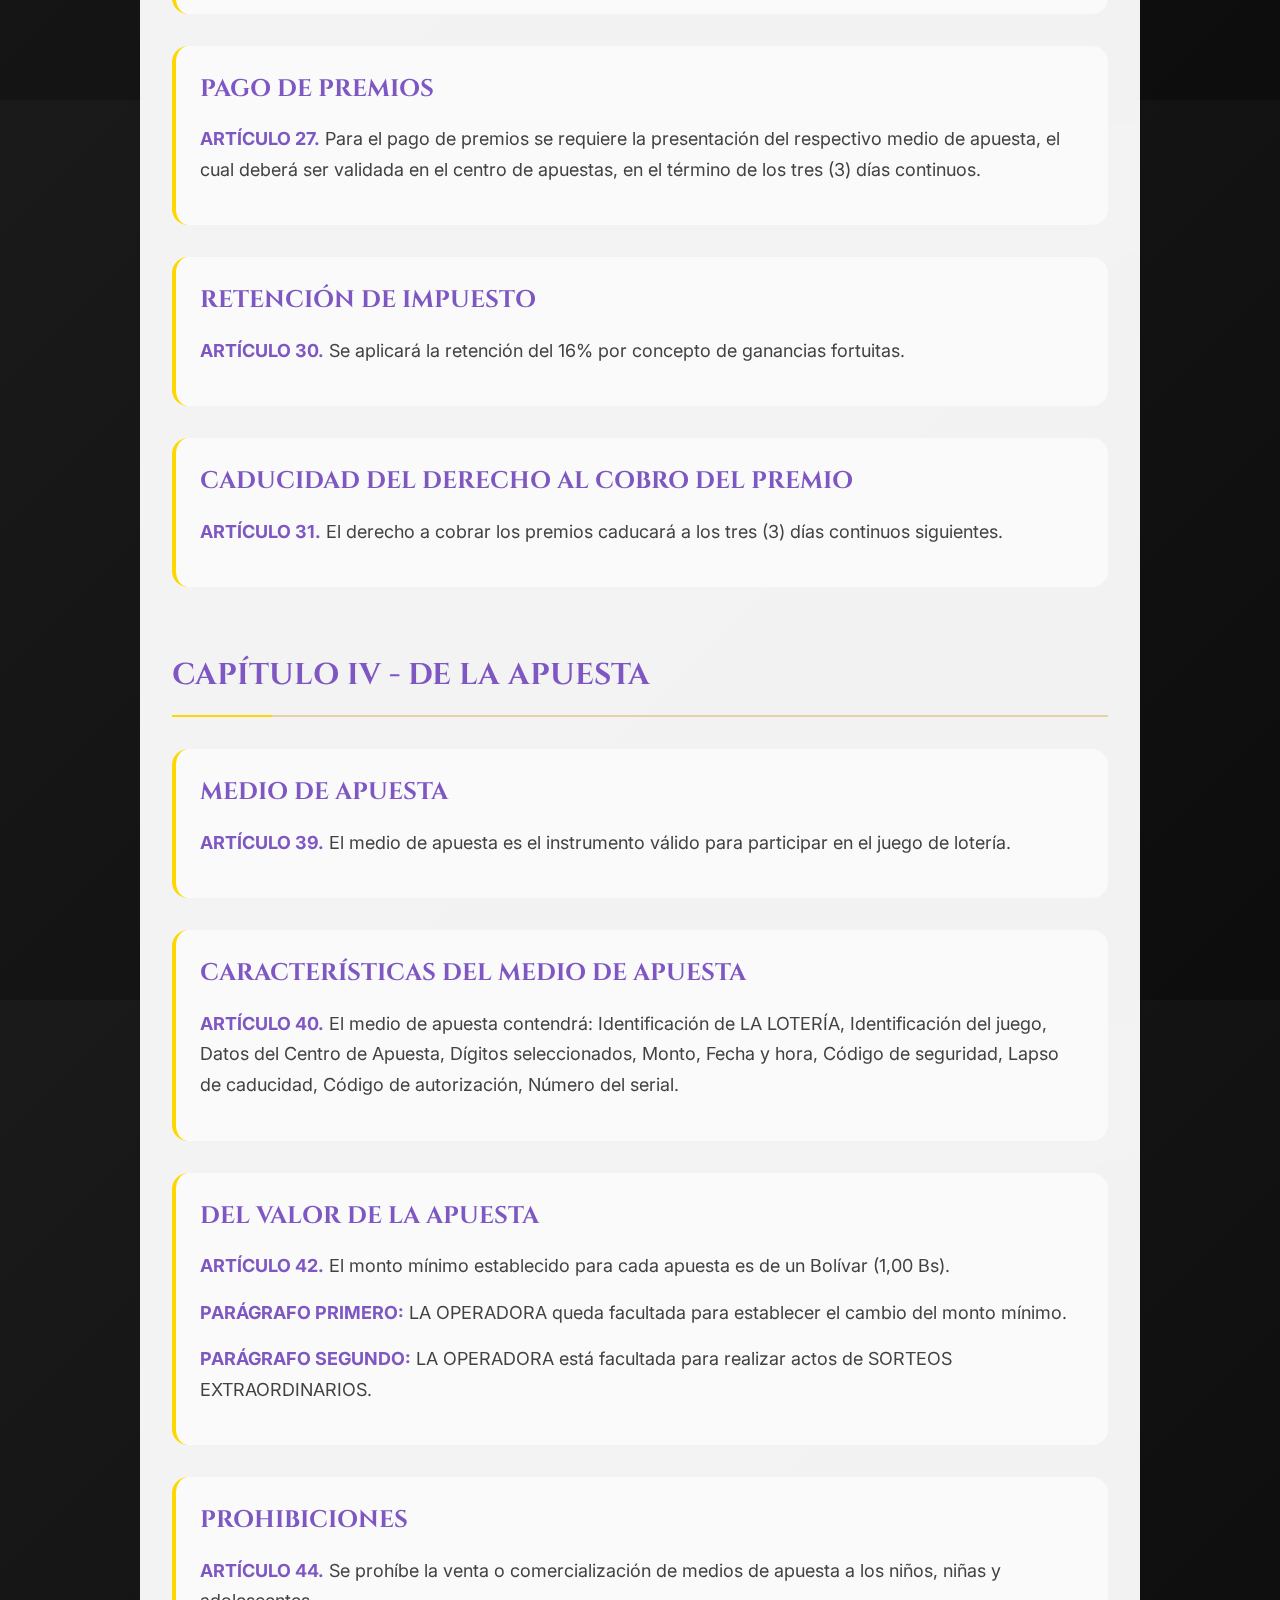
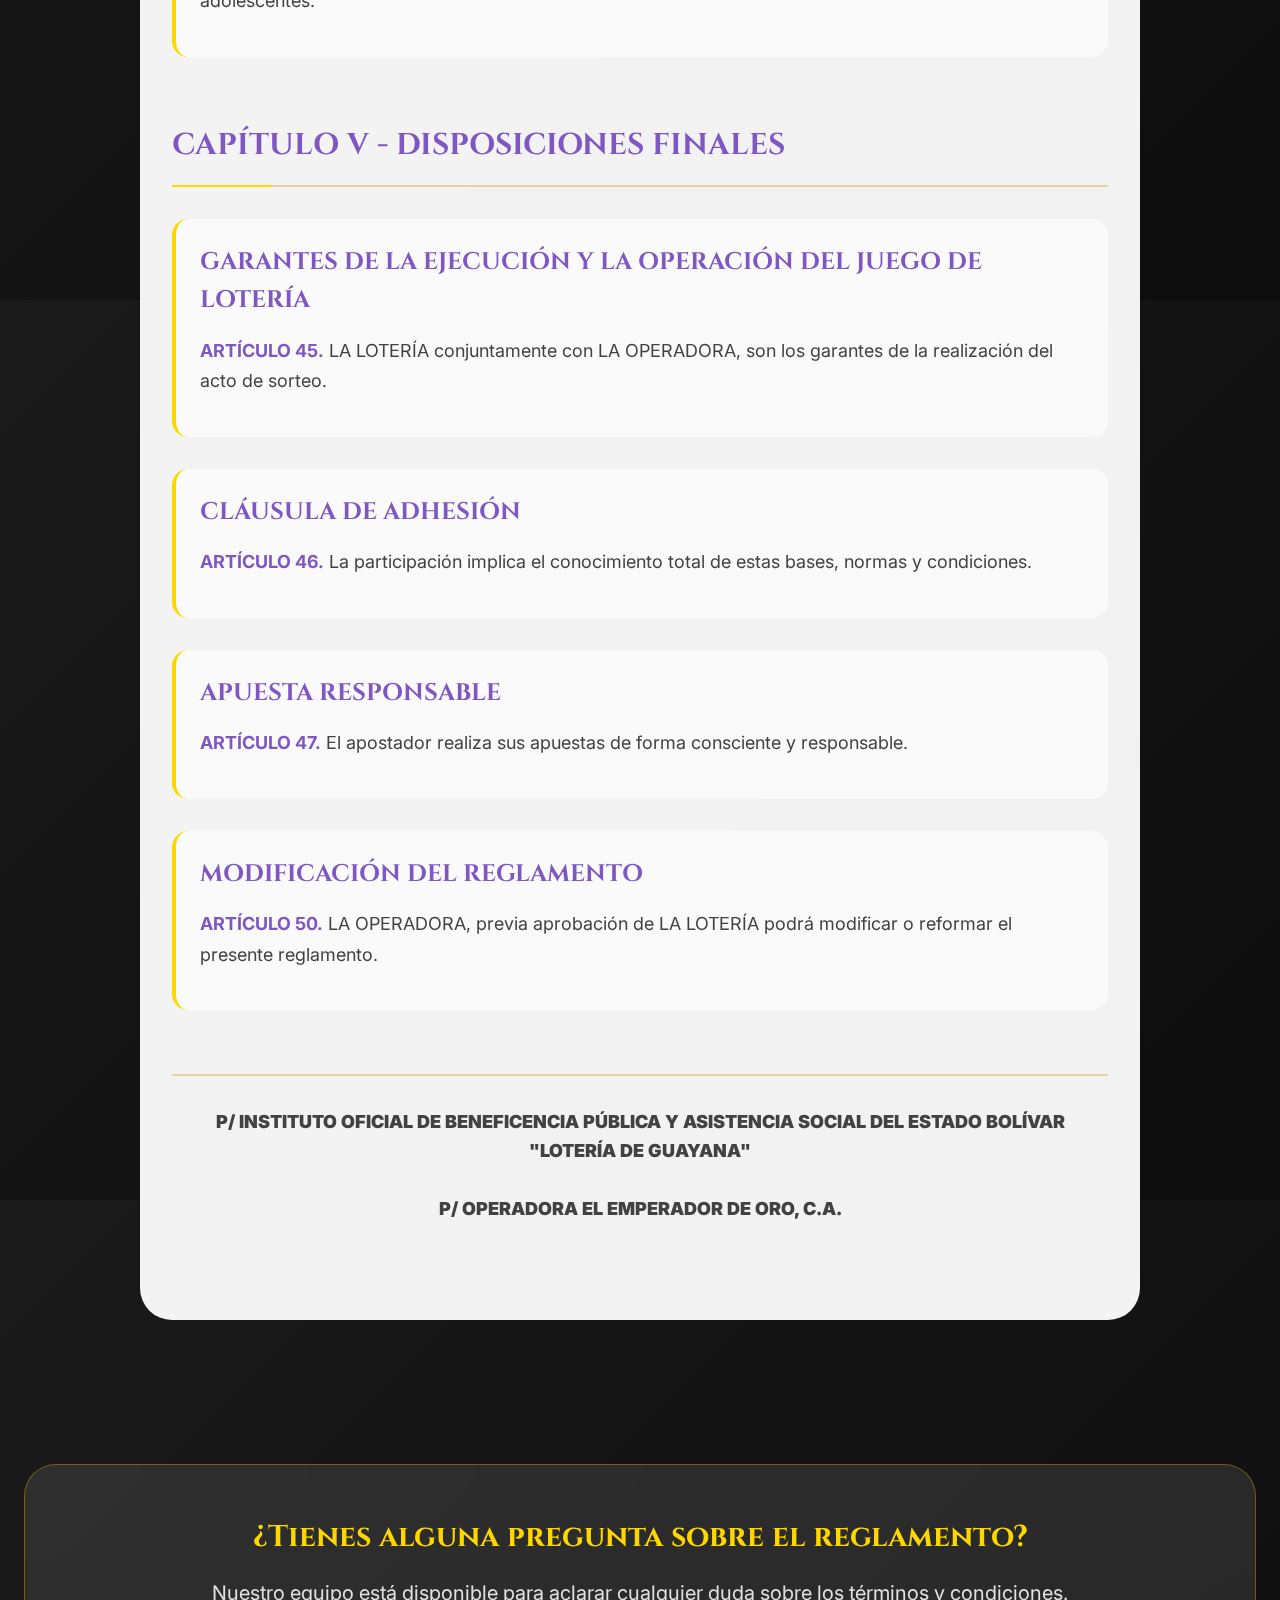
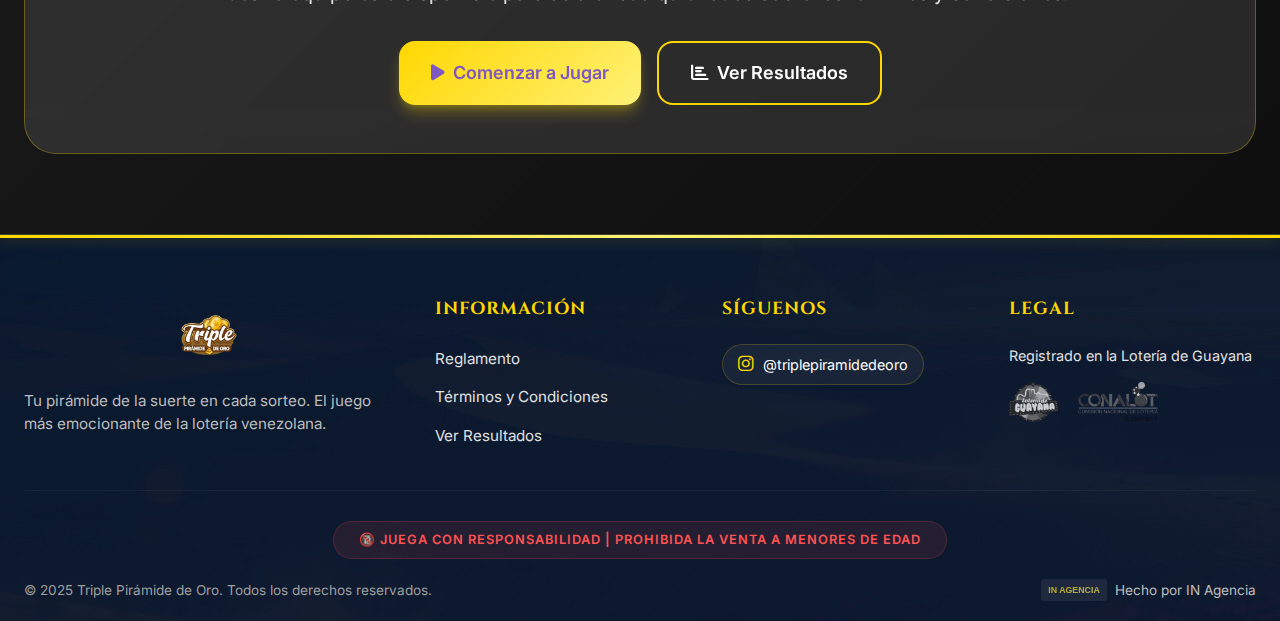
<file: Tripe piramide final v2/reglamento.html>
<!DOCTYPE html>
<html lang="es">

<head>
    <meta charset="UTF-8">
    <meta name="viewport" content="width=device-width, initial-scale=1.0">
    <title>Reglamento - Triple Pirámide de Oro | Términos y Condiciones</title>

    <!-- Meta tags -->
    <meta name="description"
        content="Reglamento oficial del juego de lotería Triple Pirámide de Oro. Términos, condiciones y bases del juego.">
    <meta name="keywords" content="reglamento, términos, condiciones, triple pirámide, lotería">

    <!-- Fuentes y iconos -->
    <link
        href="https://fonts.googleapis.com/css2?family=Playfair+Display:wght@400;700;900&family=Inter:wght@300;400;500;600;700&family=Cinzel:wght@400;600;700&display=swap"
        rel="stylesheet">
    <link href="https://cdnjs.cloudflare.com/ajax/libs/font-awesome/6.4.0/css/all.min.css" rel="stylesheet">

    <!-- Estilos -->
    <link rel="stylesheet" href="css/style.css">
</head>

<body>
    <!-- Loading Screen -->
    <div id="loading-screen" class="loading-screen">
        <div class="loading-content">
            <div class="pyramid-loader">
                <div class="pyramid"></div>
                <div class="pyramid-shadow"></div>
            </div>
            <h2>Cargando reglamento...</h2>
        </div>
    </div>

    <!-- Navbar -->
    <nav class="navbar" id="navbar">
        <div class="nav-container">
            <div class="logo">
                <img src="images/triple_piramide_logo.png" alt="Triple Pirámide de Oro" class="logo-img">
            </div>

            <button class="mobile-menu-toggle" id="mobile-menu-toggle" aria-label="Abrir menú">
                <span></span>
                <span></span>
                <span></span>
            </button>

            <ul class="nav-menu" id="nav-menu">
                <li><a href="index.html" class="nav-link">Inicio</a></li>
                <li><a href="resultados.html" class="nav-link">Resultados</a></li>
                <li><a href="reglamento.html" class="nav-link active">Reglamento</a></li>
                <li><a href="index.html#comprar" class="nav-cta">Comprar Ticket</a></li>
            </ul>
        </div>
    </nav>

    <!-- Hero Reglamento -->
    <section class="regulations-hero">
        <div class="container">
            <div class="hero-content">
                <div class="hero-badge">
                    <i class="fas fa-gavel"></i>
                    <span>Reglamento Oficial</span>
                </div>
                <h1 class="hero-title">
                    <span class="title-main">Términos y</span>
                    <span class="title-accent">Condiciones</span>
                </h1>
                <p class="hero-subtitle">Reglamento completo del juego Triple Pirámide de Oro</p>
            </div>
        </div>
        <div class="hero-background">
            <div class="hero-particles"></div>
        </div>
    </section>

    <!-- Índice del Reglamento -->
    <section class="regulations-index">
        <div class="container">
            <div class="index-card">
                <h3>Índice del Reglamento</h3>
                <div class="index-list">
                    <a href="#capitulo-1" class="index-item">
                        <i class="fas fa-list"></i>
                        <span>Capítulo I - Disposiciones Generales</span>
                    </a>
                    <a href="#capitulo-2" class="index-item">
                        <i class="fas fa-dice"></i>
                        <span>Capítulo II - Del Juego de Lotería</span>
                    </a>
                    <a href="#capitulo-3" class="index-item">
                        <i class="fas fa-trophy"></i>
                        <span>Capítulo III - Del Premio</span>
                    </a>
                    <a href="#capitulo-4" class="index-item">
                        <i class="fas fa-ticket-alt"></i>
                        <span>Capítulo IV - De la Apuesta</span>
                    </a>
                    <a href="#capitulo-5" class="index-item">
                        <i class="fas fa-check-circle"></i>
                        <span>Capítulo V - Disposiciones Finales</span>
                    </a>
                </div>
            </div>
        </div>
    </section>

    <!-- Contenido del Reglamento -->
    <section class="regulations-content">
        <div class="container">
            <div class="regulations-container">
                <!-- Header del reglamento -->
                <div class="regulations-header">
                    <h1>REGLAMENTO DEL JUEGO DE LOTERÍA "TRIPLE PIRAMIDE DE ORO"</h1>
                    <div class="regulatory-info">
                        <p><strong>REPÚBLICA BOLIVARIANA DE VENEZUELA</strong></p>
                        <p>INSTITUTO OFICIAL DE BENEFICENCIA PÚBLICA Y ASISTENCIA SOCIAL DEL ESTADO BOLÍVAR "LOTERÍA DE
                            GUAYANA"</p>
                        <p>CIUDAD GUAYANA, 23 DE MAYO DE 2024</p>
                    </div>
                </div>

                <!-- Capítulo I -->
                <div class="chapter" id="capitulo-1">
                    <h2>CAPÍTULO I - DISPOSICIONES GENERALES</h2>

                    <article class="article">
                        <h3>OBJETO DEL REGLAMENTO</h3>
                        <p><strong>ARTÍCULO 1.</strong> El presente Reglamento tiene por objeto establecer las bases,
                            normas, estructuras y condiciones que rigen el juego de lotería denominado TRIPLE PIRAMIDE
                            DE ORO.</p>
                    </article>

                    <article class="article">
                        <h3>DENOMINACIÓN DEL JUEGO DE LOTERÍA</h3>
                        <p><strong>ARTÍCULO 2.</strong> El juego de lotería se denomina: TRIPLE PIRAMIDE DE ORO.</p>
                    </article>

                    <article class="article">
                        <h3>DENOMINACIÓN DE LA IOBPAS Y DEL OPERADOR</h3>
                        <p><strong>ARTÍCULO 3.</strong> El juego de lotería TRIPLE PIRAMIDE DE ORO es operado por la
                            Sociedad Mercantil OPERADORA EL EMPERADOR DE ORO, C.A., en lo sucesivo LA OPERADORA, y
                            auspiciado por el INSTITUTO OFICIAL DE BENEFICENCIA PÚBLICA Y ASISTENCIA SOCIAL DEL ESTADO
                            BOLÍVAR "LOTERÍA DE GUAYANA", quien a los efectos del presente Reglamento se denominará LA
                            LOTERÍA.</p>
                    </article>

                    <article class="article">
                        <h3>SITIO WEB OFICIALES</h3>
                        <p><strong>ARTÍCULO 4.</strong> Los sitios Web Oficiales de LA LOTERÍA y de LA OPERADORA son los
                            siguientes:</p>
                        <div class="official-links">
                            <p><strong>LA LOTERÍA</strong> Instagram: @loteriadeguayana</p>
                            <p><strong>LA OPERADORA</strong> Página web: www.triplepiramidedeoro.com.ve</p>
                        </div>
                    </article>

                    <article class="article">
                        <h3>DOMICILIOS</h3>
                        <p><strong>ARTÍCULO 5.</strong> Los domicilios de LA LOTERÍA y LA OPERADORA son los siguientes:
                        </p>
                        <div class="addresses">
                            <p><strong>LA LOTERÍA:</strong> tiene su domicilio en la Centro Total de Entretenimiento
                                Cachamay, piso 2, Ciudad Guayana.</p>
                            <p><strong>LA OPERADORA:</strong> tiene su domicilio en la Av. 7, Edificio Bloque 18, piso
                                2, Apto. 0203, Urb. Unare II, Ciudad Guayana, Edo. Bolívar.</p>
                        </div>
                    </article>

                    <article class="article">
                        <h3>DEFINICIONES</h3>
                        <p><strong>ARTÍCULO 6.</strong> A los efectos del presente reglamento se entenderá por:</p>
                        <dl class="definitions">
                            <dt><strong>APOSTADOR:</strong></dt>
                            <dd>Persona que paga el derecho a participar en el juego de lotería, ofreciéndosele a cambio
                                un premio en dinero y/o especie, el cual ganará sólo si acierta los resultados del acto
                                del sorteo de juego.</dd>

                            <dt><strong>APROXIMACIÓN:</strong></dt>
                            <dd>Número cercano del Terminal publicado, bien sea un número arriba o un número debajo.
                            </dd>

                            <dt><strong>APUESTA:</strong></dt>
                            <dd>Adquisición de medio de apuesta, billete, boletos o ticket respaldados o emitidos por
                                las Instituciones Oficiales de Beneficencia Pública y Asistencia Social.</dd>

                            <dt><strong>CENTRO DE APUESTA:</strong></dt>
                            <dd>Espacio físico acondicionado adecuadamente para la comercialización directa al
                                comprador, apostador (a) y público en general, de los distintos tipos de modalidades o
                                juego de lotería.</dd>

                            <dt><strong>CÓDIGO DE AUTORIZACIÓN DE APUESTA:</strong></dt>
                            <dd>Es un código alfanumérico único e irrepetible, generados por una aplicación tecnológica
                                del servidor principal.</dd>

                            <dt><strong>COMERCIALIZADORES:</strong></dt>
                            <dd>Personas naturales, jurídica o entidades económicas de derecho privado, que ejercen
                                actividades de intermediación.</dd>

                            <dt><strong>CONALOT:</strong></dt>
                            <dd>La Comisión Nacional de Lotería.</dd>

                            <dt><strong>DÍGITO:</strong></dt>
                            <dd>Número que se expresa con un solo guarismo. Ejemplo: 0 – 1 – 2 – 3 – 4 – 5 – 6 – 7 – 8 –
                                9.</dd>

                            <dt><strong>IOBPAS:</strong></dt>
                            <dd>Instituciones Oficiales de Beneficencia Pública y Asistencia Social.</dd>

                            <dt><strong>OPERADORES:</strong></dt>
                            <dd>Personas Jurídicas o entidades económicas de derecho privado que ejercen la actividad de
                                organización, gestión, operación, ejecución, realización y promoción de Juegos de
                                Lotería.</dd>

                            <dt><strong>JUEGO DE LOTERÍA:</strong></dt>
                            <dd>Ejercicio recreativo sometido a reglas en el cual se apuesta una cantidad de dinero
                                determinada y cuyo resultado no depende de la habilidad o destreza de los jugadores.
                            </dd>

                            <dt><strong>SENCAMER:</strong></dt>
                            <dd>Servicio Desconcentrado de Normalización, Calidad, Metrología y Reglamentos Técnicos.
                            </dd>

                            <dt><strong>SORTEO:</strong></dt>
                            <dd>Acto público mediante el cual se lleva a cabo la realización del juego de lotería.</dd>

                            <dt><strong>NÚMERO:</strong></dt>
                            <dd>Cifra integrada por dos (2) o más dígitos.</dd>

                            <dt><strong>TRIPLE:</strong></dt>
                            <dd>Juego que permite al apostador seleccionar combinación de tres dígitos que abarcan del
                                cero (0) al nueve (9).</dd>

                            <dt><strong>TERMINAL:</strong></dt>
                            <dd>Juego que permite al apostador seleccionar combinación de dos dígitos que abarcan del
                                cero (0) al nueve (9).</dd>
                        </dl>
                    </article>
                </div>

                <!-- Capítulo II -->
                <div class="chapter" id="capitulo-2">
                    <h2>CAPÍTULO II - DEL JUEGO DE LOTERÍA</h2>

                    <article class="article">
                        <h3>CARACTERÍSTICAS DEL JUEGO</h3>
                        <p><strong>ARTÍCULO 7:</strong> El juego de lotería TRIPLE PIRAMIDE DE ORO, es un juego tipo
                            triple y terminal que consiste en:</p>
                        <div class="game-types">
                            <div class="game-type">
                                <h4>TRIPLE PIRAMIDE DE ORO A:</h4>
                                <p>número integrado por tres (03) dígitos, comprendido desde el 000 hasta el 999, ambos
                                    inclusive.</p>
                            </div>
                            <div class="game-type">
                                <h4>TERMINAL PIRAMIDE DE ORO A:</h4>
                                <p>número integrado por dos (02) dígitos, comprendido desde el 00 hasta el 99, ambos
                                    inclusive.</p>
                            </div>
                            <div class="game-type">
                                <h4>TRIPLE PIRAMIDE DE ORO B:</h4>
                                <p>número integrado por tres (03) dígitos, comprendido desde el 000 hasta el 999, ambos
                                    inclusive.</p>
                            </div>
                            <div class="game-type">
                                <h4>TERMINAL PIRAMIDE DE ORO B:</h4>
                                <p>número integrado por dos (02) dígitos, comprendido desde el 00 hasta el 99, ambos
                                    inclusive.</p>
                            </div>
                            <div class="game-type">
                                <h4>ZODIACO PIRAMIDE DE ORO:</h4>
                                <p>combinación de un TRIPLE y un SIGNO. El Triple integrado por tres (03) dígitos,
                                    comprendido desde el 000 hasta el 999, ambos inclusive, y el Signo Zodiacal,
                                    conformado por los doce (12) signos del zodíaco: ARIES, TAURO, GÉMINIS, CÁNCER, LEO,
                                    VIRGO, LIBRA, ESCORPIO, SAGITARIO, CAPRICORNIO, ACUARIO y PISCIS.</p>
                            </div>
                        </div>
                    </article>

                    <article class="article">
                        <h3>DOMICILIO DE LA SALA DE SORTEO</h3>
                        <p><strong>ARTÍCULO 8.</strong> El domicilio de la sala de sorteo se encuentra ubicado en la Av.
                            7, Edificio Bloque 18, piso 2, Apto. 0203, Urb. Unare II, Ciudad Guayana, Edo. Bolívar.</p>
                    </article>

                    <article class="article">
                        <h3>HORARIO DEL ACTO DE SORTEO</h3>
                        <p><strong>ARTÍCULO 9.</strong> El juego de lotería TRIPLE PIRAMIDE DE ORO realizará tres (3)
                            actos sorteos diarios de lunes a domingo, en el horario de las once y cuarenta y cinco
                            minutos de la mañana (11:45 AM); tres y cuarenta y cinco minutos de la tarde (3:45 PM); y
                            seis y cuarenta y cinco minutos de la de la tarde (6:45 PM) en todas sus modalidades.</p>
                    </article>

                    <article class="article">
                        <h3>PROBABILIDADES DE GANAR</h3>
                        <p><strong>ARTÍCULO 20.</strong> La probabilidad máxima de ganar en el juego de lotería TRIPLE
                            PIRAMIDE DE ORO es la siguiente:</p>
                        <div class="probabilities">
                            <div class="probability-item">
                                <span>TRIPLE PIRAMIDE DE ORO:</span>
                                <strong>(1:1.000)</strong>
                            </div>
                            <div class="probability-item">
                                <span>TERMINAL PIRAMIDE DE ORO:</span>
                                <strong>(1:100)</strong>
                            </div>
                            <div class="probability-item">
                                <span>ZODIACO PIRAMIDE DE ORO:</span>
                                <strong>(1:12.000)</strong>
                            </div>
                        </div>
                    </article>
                </div>

                <!-- Capítulo III -->
                <div class="chapter" id="capitulo-3">
                    <h2>CAPÍTULO III - DEL PREMIO</h2>

                    <article class="article">
                        <h3>DEFINICIÓN DEL TIPO DE PREMIO</h3>
                        <p><strong>ARTÍCULO 21.</strong> Queda establecido que el juego de lotería denominado TRIPLE
                            PIRAMIDE DE ORO es un juego de lotería con actos de sorteos de premios fijos.</p>
                    </article>

                    <article class="article">
                        <h3>PREMIOS POR TIPO DE JUEGO</h3>

                        <div class="prize-breakdown">
                            <div class="prize-section">
                                <h4>TRIPLE PIRAMIDE DE ORO A Y TRIPLE PIRAMIDE DE ORO B</h4>
                                <p><strong>ARTÍCULO 22: ACIERTO ÚNICO DEL TRIPLE PIRAMIDE DE ORO A:</strong> El
                                    apostador ganará Seiscientos Bolívares (Bs. 600,00) por cada Bolívar apostado (Bs.
                                    1,00).</p>
                                <p><strong>ARTÍCULO 23: ACIERTO ÚNICO DEL TRIPLE PIRAMIDE DE ORO B:</strong> El
                                    apostador ganará Seiscientos Bolívares (Bs. 600,00) por cada Bolívar apostado (Bs.
                                    1,00).</p>
                            </div>

                            <div class="prize-section">
                                <h4>TERMINAL PIRAMIDE DE ORO A Y TERMINAL PIRAMIDE DE ORO B</h4>
                                <p><strong>ARTÍCULO 24: ACIERTO ÚNICO DEL TERMINAL PIRAMIDE DE ORO A:</strong> El
                                    apostador ganará Sesenta Bolívares (Bs. 60,00) por cada Bolívar apostado (Bs. 1,00).
                                </p>
                                <p><strong>ARTÍCULO 25: ACIERTO ÚNICO DEL TERMINAL PIRAMIDE DE ORO B:</strong> El
                                    apostador ganará Sesenta Bolívares (Bs. 60,00) por cada Bolívar apostado (Bs. 1,00).
                                </p>
                            </div>

                            <div class="prize-section">
                                <h4>ZODIACO PIRAMIDE DE ORO</h4>
                                <p><strong>ARTÍCULO 26: ACIERTO ÚNICO DEL ZODIACO PIRAMIDE DE ORO:</strong> El apostador
                                    ganará Seis Mil Bolívares (Bs. 6.000,00) por cada Bolívar apostado (Bs. 1,00).</p>
                            </div>
                        </div>
                    </article>

                    <article class="article">
                        <h3>PAGO DE PREMIOS</h3>
                        <p><strong>ARTÍCULO 27.</strong> Para el pago de premios se requiere la presentación del
                            respectivo medio de apuesta, el cual deberá ser validada en el centro de apuestas, en el
                            término de los tres (3) días continuos.</p>
                    </article>

                    <article class="article">
                        <h3>RETENCIÓN DE IMPUESTO</h3>
                        <p><strong>ARTÍCULO 30.</strong> Se aplicará la retención del 16% por concepto de ganancias
                            fortuitas.</p>
                    </article>

                    <article class="article">
                        <h3>CADUCIDAD DEL DERECHO AL COBRO DEL PREMIO</h3>
                        <p><strong>ARTÍCULO 31.</strong> El derecho a cobrar los premios caducará a los tres (3) días
                            continuos siguientes.</p>
                    </article>
                </div>

                <!-- Capítulo IV -->
                <div class="chapter" id="capitulo-4">
                    <h2>CAPÍTULO IV - DE LA APUESTA</h2>

                    <article class="article">
                        <h3>MEDIO DE APUESTA</h3>
                        <p><strong>ARTÍCULO 39.</strong> El medio de apuesta es el instrumento válido para participar en
                            el juego de lotería.</p>
                    </article>

                    <article class="article">
                        <h3>CARACTERÍSTICAS DEL MEDIO DE APUESTA</h3>
                        <p><strong>ARTÍCULO 40.</strong> El medio de apuesta contendrá: Identificación de LA LOTERÍA,
                            Identificación del juego, Datos del Centro de Apuesta, Dígitos seleccionados, Monto, Fecha y
                            hora, Código de seguridad, Lapso de caducidad, Código de autorización, Número del serial.
                        </p>
                    </article>

                    <article class="article">
                        <h3>DEL VALOR DE LA APUESTA</h3>
                        <p><strong>ARTÍCULO 42.</strong> El monto mínimo establecido para cada apuesta es de un Bolívar
                            (1,00 Bs).</p>
                        <p><strong>PARÁGRAFO PRIMERO:</strong> LA OPERADORA queda facultada para establecer el cambio
                            del monto mínimo.</p>
                        <p><strong>PARÁGRAFO SEGUNDO:</strong> LA OPERADORA está facultada para realizar actos de
                            SORTEOS EXTRAORDINARIOS.</p>
                    </article>

                    <article class="article">
                        <h3>PROHIBICIONES</h3>
                        <p><strong>ARTÍCULO 44.</strong> Se prohíbe la venta o comercialización de medios de apuesta a
                            los niños, niñas y adolescentes.</p>
                    </article>
                </div>

                <!-- Capítulo V -->
                <div class="chapter" id="capitulo-5">
                    <h2>CAPÍTULO V - DISPOSICIONES FINALES</h2>

                    <article class="article">
                        <h3>GARANTES DE LA EJECUCIÓN Y LA OPERACIÓN DEL JUEGO DE LOTERÍA</h3>
                        <p><strong>ARTÍCULO 45.</strong> LA LOTERÍA conjuntamente con LA OPERADORA, son los garantes de
                            la realización del acto de sorteo.</p>
                    </article>

                    <article class="article">
                        <h3>CLÁUSULA DE ADHESIÓN</h3>
                        <p><strong>ARTÍCULO 46.</strong> La participación implica el conocimiento total de estas bases,
                            normas y condiciones.</p>
                    </article>

                    <article class="article">
                        <h3>APUESTA RESPONSABLE</h3>
                        <p><strong>ARTÍCULO 47.</strong> El apostador realiza sus apuestas de forma consciente y
                            responsable.</p>
                    </article>

                    <article class="article">
                        <h3>MODIFICACIÓN DEL REGLAMENTO</h3>
                        <p><strong>ARTÍCULO 50.</strong> LA OPERADORA, previa aprobación de LA LOTERÍA podrá modificar o
                            reformar el presente reglamento.</p>
                    </article>

                    <div class="regulations-footer">
                        <div class="signature">
                            <p><strong>P/ INSTITUTO OFICIAL DE BENEFICENCIA PÚBLICA Y ASISTENCIA SOCIAL DEL ESTADO
                                    BOLÍVAR "LOTERÍA DE GUAYANA"</strong></p>
                            <br>
                            <p><strong>P/ OPERADORA EL EMPERADOR DE ORO, C.A.</strong></p>
                        </div>
                    </div>
                </div>
            </div>
        </div>
    </section>

    <!-- Call to Action -->
    <section class="cta-section">
        <div class="container">
            <div class="cta-card">
                <h3>¿Tienes alguna pregunta sobre el reglamento?</h3>
                <p>Nuestro equipo está disponible para aclarar cualquier duda sobre los términos y condiciones.</p>
                <div class="cta-buttons">
                    <a href="index.html#comprar" class="btn-primary">
                        <i class="fas fa-play"></i>
                        Comenzar a Jugar
                    </a>
                    <a href="resultados.html" class="btn-secondary">
                        <i class="fas fa-chart-bar"></i>
                        Ver Resultados
                    </a>
                </div>
            </div>
        </div>
    </section>

    <!-- Footer -->
    <footer class="footer">
        <div class="container">
            <div class="footer-grid">
                <div class="footer-brand">
                    <img src="images/triple_piramide_logo.png" alt="Triple Pirámide de Oro" class="footer-logo">
                    <p class="footer-slogan">Tu pirámide de la suerte en cada sorteo. El juego más emocionante de la
                        lotería venezolana.</p>
                </div>

                <div class="footer-links">
                    <h4>Información</h4>
                    <ul>
                        <li><a href="reglamento.html">Reglamento</a></li>
                        <li><a href="terminos.html">Términos y Condiciones</a></li>
                        <li><a href="resultados.html">Ver Resultados</a></li>
                    </ul>
                </div>

                <div class="footer-contact">
                    <h4>Síguenos</h4>
                    <a href="https://www.instagram.com/triplepiramidedeoro/" target="_blank" class="instagram-pill">
                        <i class="fab fa-instagram"></i> @triplepiramidedeoro
                    </a>
                </div>

                <div class="footer-info">
                    <h4>Legal</h4>
                    <p>Registrado en la Lotería de Guayana</p>
                    <div class="footer-logos">
                        <img src="images/loteria-de-guyana.png" alt="Lotería de Guayana" class="partner-logo">
                        <img src="images/conalot-logo.png" alt="CONALOT" class="partner-logo">
                    </div>
                </div>
            </div>

            <div class="footer-bottom">
                <div class="age-restriction">
                    <span>🔞 JUEGA CON RESPONSABILIDAD | PROHIBIDA LA VENTA A MENORES DE EDAD</span>
                </div>
                <div class="footer-copyright">
                    <p>&copy; 2025 Triple Pirámide de Oro. Todos los derechos reservados.</p>
                    <a href="https://www.instagram.com/agenciainmk/" target="_blank" class="agency-link">
                        <img src="images/in-svg-blanco.svg" alt="IN Agencia" class="agency-logo">
                        Hecho por IN Agencia
                    </a>
                </div>
            </div>
        </div>
    </footer>

    <!-- Cookie Banner -->
    <div class="cookie-banner" id="cookie-banner">
        <div class="cookie-content">
            <p>Utilizamos cookies para mejorar tu experiencia. Al continuar navegando, aceptas nuestra política de
                cookies.</p>
            <button id="accept-cookies" class="btn-cookie">Aceptar</button>
        </div>
    </div>

    <!-- Scripts -->
    <script src="js/backend-api.js"></script>
    <script src="js/script.js"></script>
    <script>
        // Scroll suave para el índice
        document.querySelectorAll('.index-item').forEach(item => {
            item.addEventListener('click', function (e) {
                e.preventDefault();
                const target = document.querySelector(this.getAttribute('href'));
                if (target) {
                    target.scrollIntoView({
                        behavior: 'smooth',
                        block: 'start'
                    });
                }
            });
        });

        // Resaltar capítulo activo en el scroll
        const chapters = document.querySelectorAll('.chapter');
        const observerOptions = {
            threshold: 0.3,
            rootMargin: '-80px 0px -80% 0px'
        };

        const observer = new IntersectionObserver((entries) => {
            entries.forEach(entry => {
                if (entry.isIntersecting) {
                    const id = entry.target.id;
                    document.querySelectorAll('.index-item').forEach(item => {
                        item.classList.remove('active');
                        if (item.getAttribute('href') === `#${id}`) {
                            item.classList.add('active');
                        }
                    });
                }
            });
        }, observerOptions);

        chapters.forEach(chapter => {
            observer.observe(chapter);
        });

        // Expandir/colapsar secciones (opcional)
        document.querySelectorAll('.article h3').forEach(heading => {
            heading.style.cursor = 'pointer';
            heading.addEventListener('click', function () {
                const article = this.closest('.article');
                const content = article.querySelector('p, dl, .game-types, .probabilities, .prize-breakdown');
                if (content) {
                    content.style.display = content.style.display === 'none' ? 'block' : 'none';
                }
            });
        });
    </script>
</body>

</html>
</file>
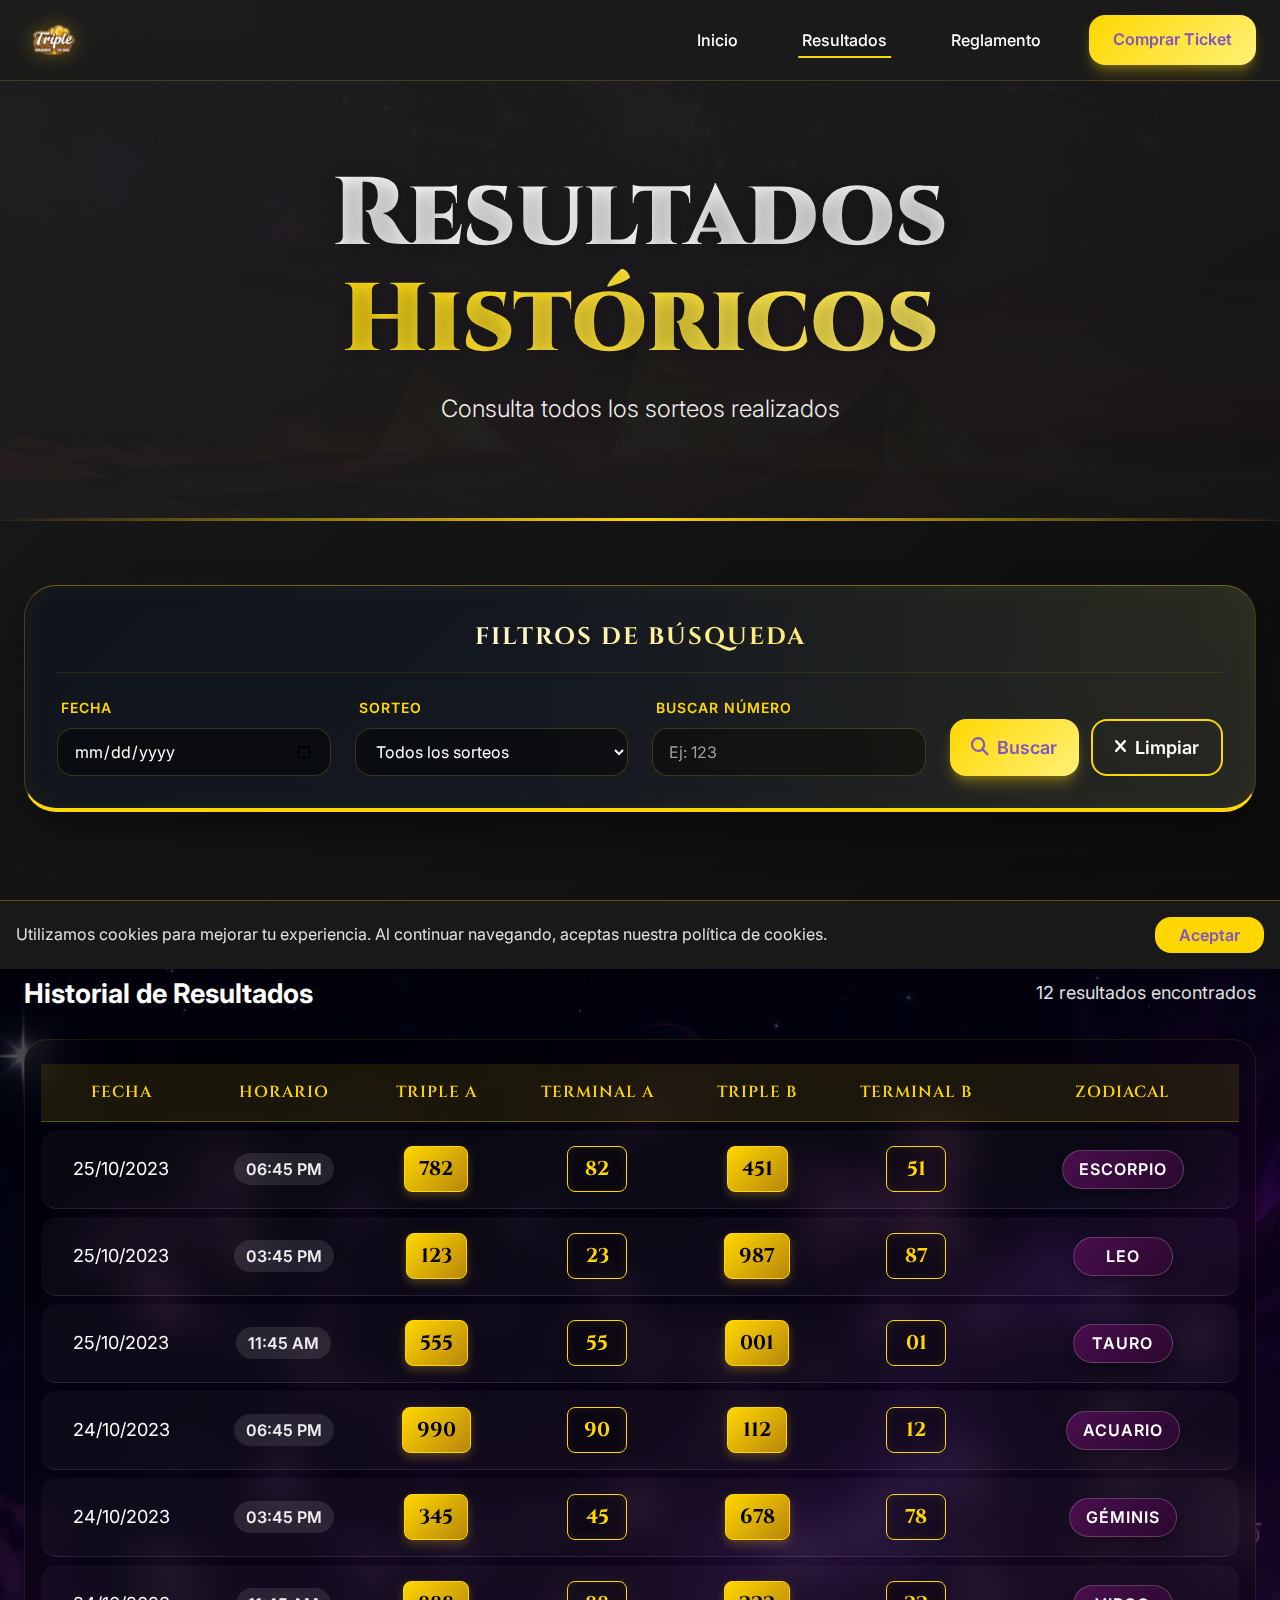
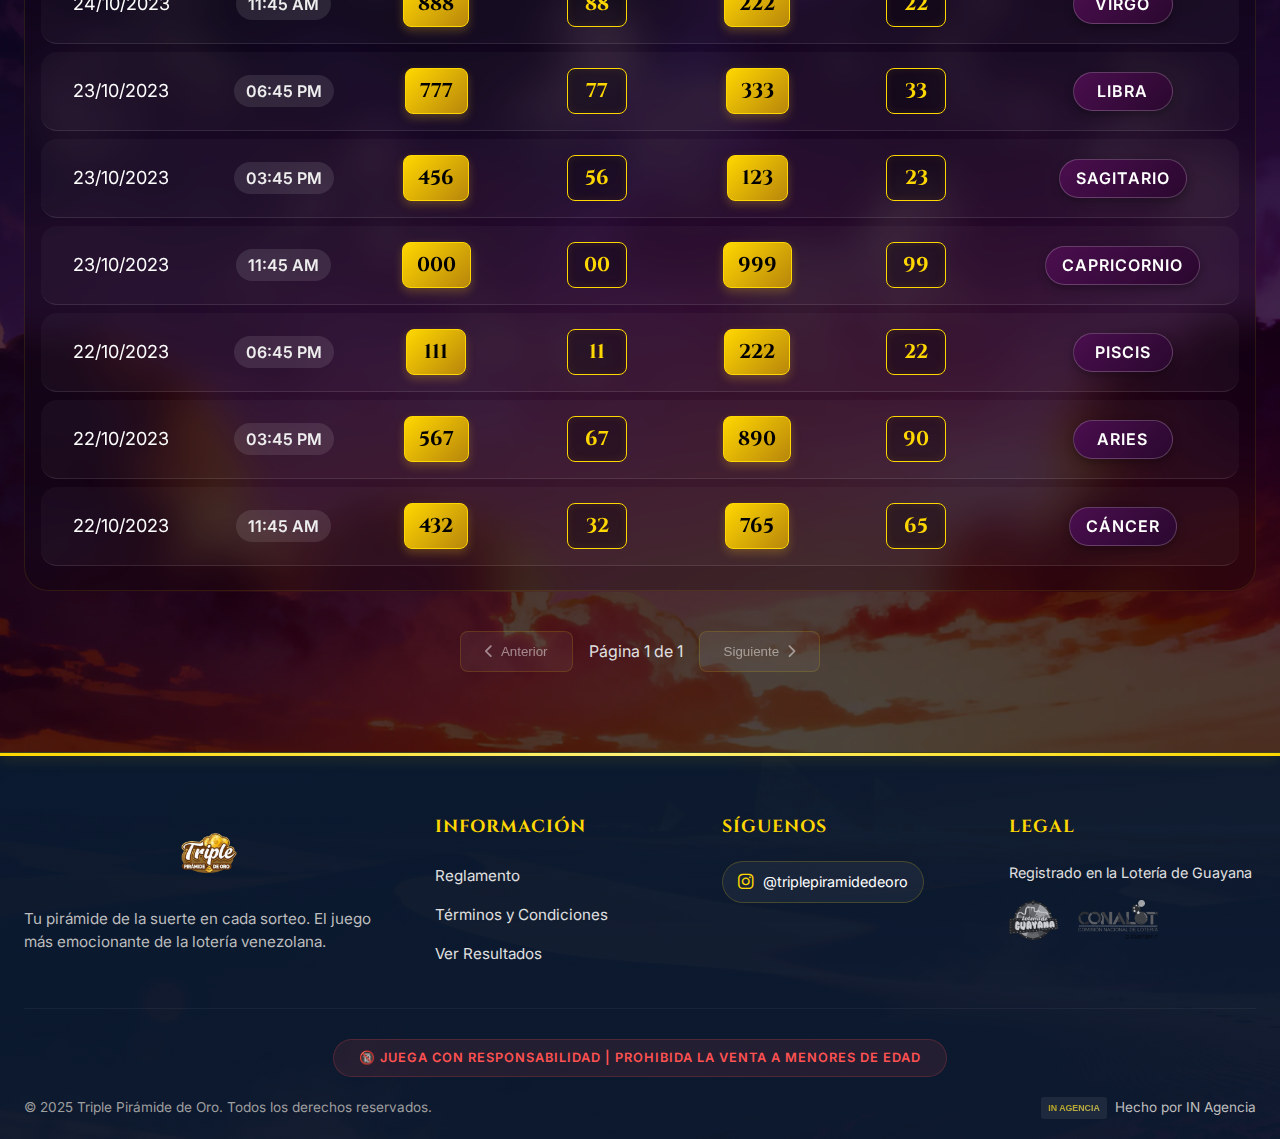
<file: Tripe piramide final v2/resultados.html>
<!DOCTYPE html>
<html lang="es">

<head>
    <meta charset="UTF-8">
    <meta name="viewport" content="width=device-width, initial-scale=1.0">
    <title>Resultados - Triple Pirámide de Oro | Historial de Sorteos</title>

    <!-- Meta tags -->
    <meta name="description"
        content="Consulta los resultados históricos de Triple Pirámide de Oro. Filtra por fecha y horario de sorteo.">
    <meta name="keywords" content="resultados, sorteos, historial, triple pirámide, lotería">

    <!-- Fuentes y iconos -->
    <link
        href="https://fonts.googleapis.com/css2?family=Playfair+Display:wght@400;700;900&family=Inter:wght@300;400;500;600;700&family=Cinzel:wght@400;600;700&display=swap"
        rel="stylesheet">
    <link href="https://cdnjs.cloudflare.com/ajax/libs/font-awesome/6.4.0/css/all.min.css" rel="stylesheet">

    <link rel="icon" type="image/png" href="images/triple_piramide_logo.png">
    <!-- Estilos -->
    <link rel="stylesheet" href="css/style.css">
</head>

<body>
    <!-- Loading Screen -->
    <div id="loading-screen" class="loading-screen">
        <div class="loading-content">
            <div class="pyramid-loader">
                <div class="pyramid"></div>
                <div class="pyramid-shadow"></div>
            </div>
            <h2>Cargando resultados...</h2>
        </div>
    </div>

    <!-- Navbar -->
    <nav class="navbar" id="navbar">
        <div class="nav-container">
            <div class="logo">
                <img src="images/triple_piramide_logo.png" alt="Triple Pirámide de Oro" class="logo-img">
            </div>

            <button class="mobile-menu-toggle" id="mobile-menu-toggle" aria-label="Abrir menú">
                <span></span>
                <span></span>
                <span></span>
            </button>

            <ul class="nav-menu" id="nav-menu">
                <li><a href="index.html" class="nav-link">Inicio</a></li>
                <li><a href="resultados.html" class="nav-link active">Resultados</a></li>
                <li><a href="reglamento.html" class="nav-link">Reglamento</a></li>
                <li><a href="index.html#comprar" class="nav-cta">Comprar Ticket</a></li>
            </ul>
        </div>
    </nav>

    <!-- Hero Results -->
    <section class="results-hero">
        <div class="container">
            <div class="hero-content">
                <h1 class="hero-title">
                    <span class="title-main">Resultados</span>
                    <span class="title-accent">Históricos</span>
                </h1>
                <p class="hero-subtitle">Consulta todos los sorteos realizados</p>
            </div>
        </div>
        <div class="hero-background">
            <div class="hero-particles"></div>
        </div>
    </section>

    <!-- Filters Section -->
    <section class="filters-section">
        <div class="container">
            <div class="filters-card">
                <h3>Filtros de Búsqueda</h3>
                <div class="filters-grid">
                    <div class="filter-group">
                        <label for="filter-date">Fecha</label>
                        <input type="date" id="filter-date" name="filter-date">
                    </div>

                    <div class="filter-group">
                        <label for="filter-sorteo">Sorteo</label>
                        <select id="filter-sorteo" name="filter-sorteo">
                            <option value="">Todos los sorteos</option>
                            <option value="11:45">11:45 AM - Matutino</option>
                            <option value="15:45">3:45 PM - Vespertino</option>
                            <option value="18:45">6:45 PM - Nocturno</option>
                        </select>
                    </div>

                    <div class="filter-group">
                        <label for="filter-search">Buscar número</label>
                        <input type="text" id="filter-search" name="filter-search" placeholder="Ej: 123">
                    </div>

                    <div class="filter-actions">
                        <button class="btn-primary" id="apply-filters">
                            <i class="fas fa-search"></i>
                            Buscar
                        </button>
                        <button class="btn-secondary" id="clear-filters">
                            <i class="fas fa-times"></i>
                            Limpiar
                        </button>
                    </div>
                </div>
            </div>
        </div>
    </section>

    <!-- Results Table Section -->
    <section class="results-table-section">
        <div class="container">
            <div class="table-header">
                <h2>Historial de Resultados</h2>
                <div class="table-stats">
                    <span id="results-count">Cargando...</span>

                </div>
            </div>

            <div class="table-container">
                <div class="table-hint">
                    <i class="fas fa-hand-pointer"></i> Desliza para ver más
                </div>
                <div class="table-wrapper">
                    <table class="results-table" id="results-table">
                        <thead>
                            <tr>
                                <th>Fecha</th>
                                <th>Horario</th>
                                <th>Triple A</th>
                                <th>Terminal A</th>
                                <th>Triple B</th>
                                <th>Terminal B</th>
                                <th>Zodiacal</th>
                            </tr>
                        </thead>
                        <tbody id="results-tbody">
                            <!-- Los resultados se cargan dinámicamente -->
                        </tbody>
                    </table>
                </div>

                <!-- Loading state -->
                <div class="table-loading" id="table-loading">
                    <div class="spinner"></div>
                    <p>Cargando resultados...</p>
                </div>

                <!-- No results state -->
                <div class="no-results" id="no-results">
                    <i class="fas fa-search"></i>
                    <h3>No se encontraron resultados</h3>
                    <p>Intenta con otros filtros de búsqueda</p>
                </div>
            </div>

            <!-- Pagination -->
            <div class="pagination" id="pagination">
                <button class="pagination-btn" id="prev-page" disabled>
                    <i class="fas fa-chevron-left"></i>
                    Anterior
                </button>
                <div class="pagination-info">
                    <span id="page-info">Página 1 de 1</span>
                </div>
                <button class="pagination-btn" id="next-page" disabled>
                    Siguiente
                    <i class="fas fa-chevron-right"></i>
                </button>
            </div>
        </div>
    </section>



    <!-- Footer -->
    <footer class="footer">
        <div class="container">
            <div class="footer-grid">
                <div class="footer-brand">
                    <img src="images/triple_piramide_logo.png" alt="Triple Pirámide de Oro" class="footer-logo">
                    <p class="footer-slogan">Tu pirámide de la suerte en cada sorteo. El juego más emocionante de la
                        lotería venezolana.</p>
                </div>

                <div class="footer-links">
                    <h4>Información</h4>
                    <ul>
                        <li><a href="reglamento.html">Reglamento</a></li>
                        <li><a href="terminos.html">Términos y Condiciones</a></li>
                        <li><a href="resultados.html">Ver Resultados</a></li>
                    </ul>
                </div>

                <div class="footer-contact">
                    <h4>Síguenos</h4>
                    <a href="https://www.instagram.com/triplepiramidedeoro/" target="_blank" class="instagram-pill">
                        <i class="fab fa-instagram"></i> @triplepiramidedeoro
                    </a>
                </div>

                <div class="footer-info">
                    <h4>Legal</h4>
                    <p>Registrado en la Lotería de Guayana</p>
                    <div class="footer-logos">
                        <img src="images/loteria-de-guyana.png" alt="Lotería de Guayana" class="partner-logo">
                        <img src="images/conalot-logo.png" alt="CONALOT" class="partner-logo">
                    </div>
                </div>
            </div>

            <div class="footer-bottom">
                <div class="age-restriction">
                    <span>🔞 JUEGA CON RESPONSABILIDAD | PROHIBIDA LA VENTA A MENORES DE EDAD</span>
                </div>
                <div class="footer-copyright">
                    <p>&copy; 2025 Triple Pirámide de Oro. Todos los derechos reservados.</p>
                    <a href="https://www.instagram.com/agenciainmk/" target="_blank" class="agency-link">
                        <img src="images/in-svg-blanco.svg" alt="IN Agencia" class="agency-logo">
                        Hecho por IN Agencia
                    </a>
                </div>
            </div>
        </div>
    </footer>

    <!-- Cookie Banner -->
    <div class="cookie-banner" id="cookie-banner">
        <div class="cookie-content">
            <p>Utilizamos cookies para mejorar tu experiencia. Al continuar navegando, aceptas nuestra política de
                cookies.</p>
            <button id="accept-cookies" class="btn-cookie">Aceptar</button>
        </div>
    </div>

    <!-- Scripts -->
    <script src="js/backend-api.js"></script>
    <script src="js/script.js"></script>
    <script>
        // Script específico para la página de resultados
        document.addEventListener('DOMContentLoaded', function () {
            loadResults();
            setupFilters();
        });

        // Función para cargar resultados
        async function loadResults(page = 1) {
            const tbody = document.getElementById('results-tbody');
            const loading = document.getElementById('table-loading');
            const noResults = document.getElementById('no-results');

            try {
                loading.style.display = 'block';
                noResults.style.display = 'none';

                const results = await API.getResults({
                    page: page,
                    limit: 20,
                    ...getFilters()
                });

                tbody.innerHTML = '';

                if (results.length === 0) {
                    noResults.style.display = 'block';
                    return;
                }

                results.forEach(result => {
                    const row = createResultRow(result);
                    tbody.appendChild(row);
                });

                updatePagination(results.pagination);
                updateResultsCount(results.total);

            } catch (error) {
                console.error('Error cargando resultados:', error);
                showError('Error al cargar los resultados');
            } finally {
                loading.style.display = 'none';
            }
        }

        // Crear fila de resultado
        function createResultRow(result) {
            const row = document.createElement('tr');
            row.innerHTML = `
                <td>${formatDate(result.fecha)}</td>
                <td><span class="time-badge">${result.horario}</span></td>
                <td><span class="number-badge triple">${result.triple_a}</span></td>
                <td><span class="number-badge terminal">${result.terminal_a}</span></td>
                <td><span class="number-badge triple">${result.triple_b}</span></td>
                <td><span class="number-badge terminal">${result.terminal_b}</span></td>
                <td><span class="zodiac-badge">${result.zodiacal}</span></td>
            `;
            return row;
        }

        // Configurar filtros
        function setupFilters() {
            const dateInput = document.getElementById('filter-date');
            const applyBtn = document.getElementById('apply-filters');
            const clearBtn = document.getElementById('clear-filters');

            // Establecer fecha máxima como hoy
            dateInput.max = new Date().toISOString().split('T')[0];

            applyBtn.addEventListener('click', () => loadResults(1));
            clearBtn.addEventListener('click', clearFilters);

            // Auto-búsqueda al escribir
            document.getElementById('filter-search').addEventListener('input', debounce(() => loadResults(1), 500));
        }

        // Obtener filtros activos
        function getFilters() {
            return {
                fecha: document.getElementById('filter-date').value,
                sorteo: document.getElementById('filter-sorteo').value,
                search: document.getElementById('filter-search').value
            };
        }

        // Limpiar filtros
        function clearFilters() {
            document.getElementById('filter-date').value = '';
            document.getElementById('filter-sorteo').value = '';
            document.getElementById('filter-search').value = '';
            loadResults(1);
        }




        // Actualizar contador de resultados
        function updateResultsCount(total) {
            document.getElementById('results-count').textContent = `${total} resultados encontrados`;
        }

        // Actualizar paginación
        function updatePagination(pagination) {
            const prevBtn = document.getElementById('prev-page');
            const nextBtn = document.getElementById('next-page');
            const pageInfo = document.getElementById('page-info');

            prevBtn.disabled = pagination.currentPage === 1;
            nextBtn.disabled = pagination.currentPage === pagination.totalPages;

            pageInfo.textContent = `Página ${pagination.currentPage} de ${pagination.totalPages}`;

            prevBtn.onclick = () => loadResults(pagination.currentPage - 1);
            nextBtn.onclick = () => loadResults(pagination.currentPage + 1);
        }

        // Formatear fecha
        function formatDate(dateString) {
            const date = new Date(dateString);
            return date.toLocaleDateString('es-ES', {
                day: '2-digit',
                month: '2-digit',
                year: 'numeric'
            });
        }

        // Formatear moneda
        function formatCurrency(amount) {
            return new Intl.NumberFormat('es-ES').format(amount);
        }

        // Función debounce para optimizar búsquedas
        function debounce(func, wait) {
            let timeout;
            return function executedFunction(...args) {
                const later = () => {
                    clearTimeout(timeout);
                    func(...args);
                };
                clearTimeout(timeout);
                timeout = setTimeout(later, wait);
            };
        }

        // Mostrar error
        function showError(message) {
            const errorDiv = document.createElement('div');
            errorDiv.className = 'error-message';
            errorDiv.textContent = message;
            document.body.appendChild(errorDiv);

            setTimeout(() => {
                errorDiv.remove();
            }, 5000);
        }
    </script>
</body>

</html>
</file>
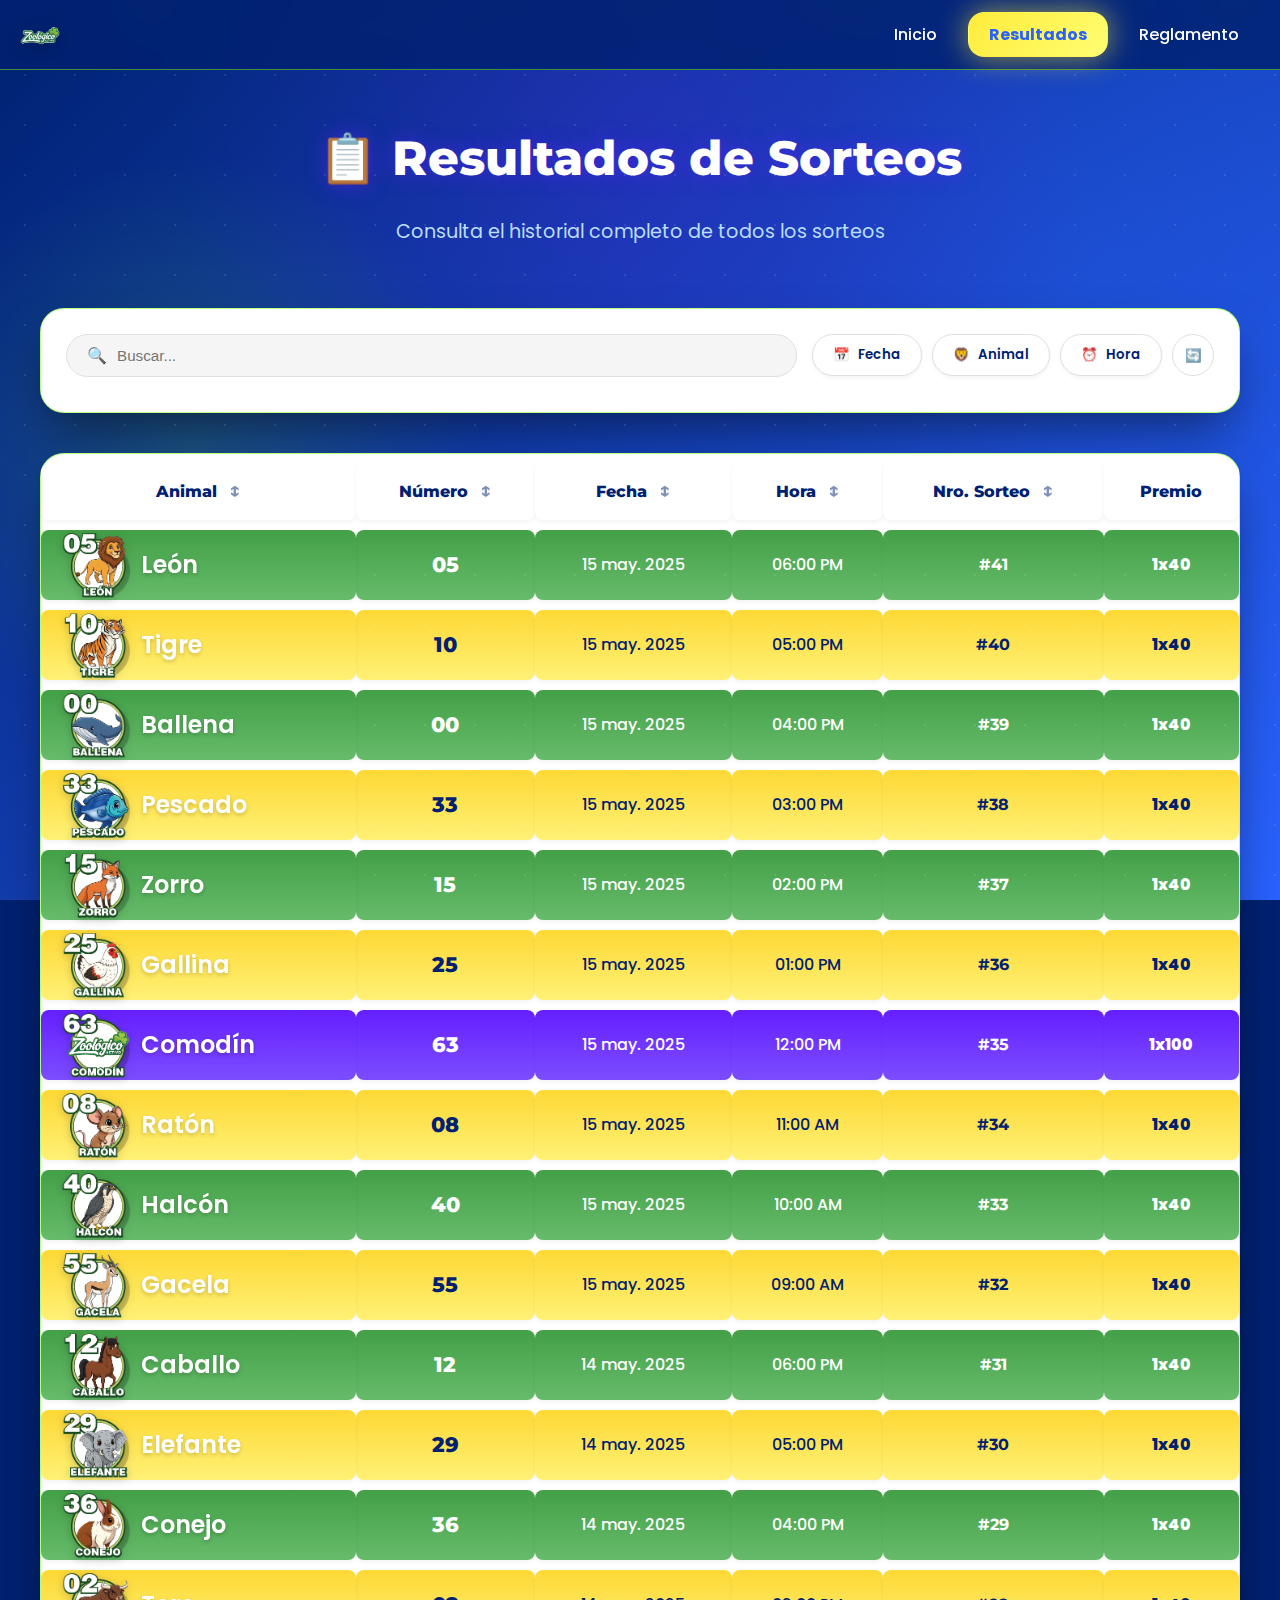
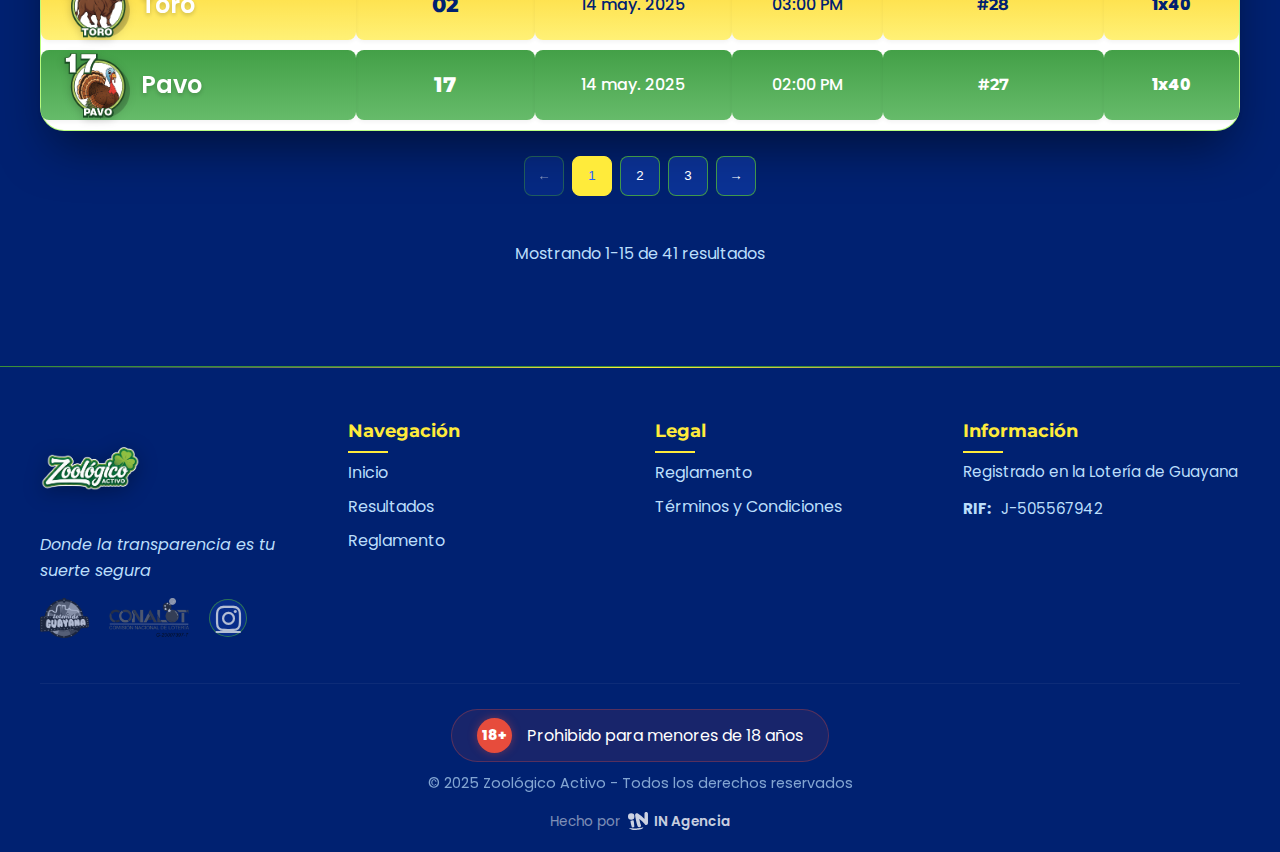
<file: Zoologico Activo Final/resultados.html>
<!DOCTYPE html>
<html lang="es">

<head>
    <meta charset="UTF-8">
    <meta name="viewport" content="width=device-width, initial-scale=1.0">
    <title>Resultados - Zoológico Activo</title>
    <meta name="description"
        content="Consulta los resultados de todos los sorteos de Zoológico Activo - Lotería de Guayana">
    <link rel="stylesheet" href="css/styles.css">
    <link rel="preconnect" href="https://fonts.googleapis.com">
    <link rel="preconnect" href="https://fonts.gstatic.com" crossorigin>
    <link
        href="https://fonts.googleapis.com/css2?family=Montserrat:wght@400;500;600;700;800;900&family=Poppins:wght@300;400;500;600;700&display=swap"
        rel="stylesheet">
    <link rel="stylesheet" href="https://cdnjs.cloudflare.com/ajax/libs/font-awesome/6.4.0/css/all.min.css">
    <link rel="icon" type="image/png" href="ANIMALITOS/63.png">
</head>

<body>
    <div class="particles" id="particles"></div>

    <!-- ==========================================
         NAVEGACIÓN PRINCIPAL
         Menú superior con logo y enlaces a secciones.
         ========================================== -->
    <nav class="navbar">
        <div class="nav-container">
            <a href="index.html" class="logo">
                <img src="Images/logozoo.png" alt="Zoológico Activo" class="logo-img">
            </a>
            <ul class="nav-links" id="navLinks">
                <li><a href="index.html">Inicio</a></li>
                <li><a href="resultados.html" class="active">Resultados</a></li>
                <li><a href="reglamento.html">Reglamento</a></li>
            </ul>
            <button class="mobile-menu" id="mobileMenu">
                <span></span>
                <span></span>
                <span></span>
            </button>
        </div>
    </nav>

    <!-- ==========================================
         ENCABEZADO DE PÁGINA
         Título y descripción de la sección de resultados.
         ========================================== -->
    <section class="page-header">
        <div class="container">
            <h1 class="page-title">📋 Resultados de Sorteos</h1>
            <p class="page-subtitle">Consulta el historial completo de todos los sorteos</p>
        </div>
    </section>

    <!-- ==========================================
         FILTROS DE BÚSQUEDA
         Herramientas para filtrar resultados por fecha, animal, etc.
         ========================================== -->
    <section class="filters-section">
        <div class="container">
            <div class="filters-card">
                <!-- FILTROS DE BARRA DE ACCIÓN COMPACTA -->
                <div class="filters-wrapper">
                    <div class="filters-action-bar">
                        <div class="search-box-compact">
                            <span class="search-icon">🔍</span>
                            <input type="text" id="searchInput" placeholder="Buscar...">
                        </div>
                        <div class="filter-chips">
                            <button class="filter-chip" data-target="expandDate" id="chipDate">
                                📅 <span class="chip-text">Fecha</span>
                            </button>
                            <button class="filter-chip" data-target="expandAnimal" id="chipAnimal">
                                🦁 <span class="chip-text">Animal</span>
                            </button>
                            <button class="filter-chip" data-target="expandTime" id="chipTime">
                                ⏰ <span class="chip-text">Hora</span>
                            </button>
                            <button class="filter-chip-clear" id="clearFilters">
                                🔄
                            </button>
                        </div>
                    </div>

                    <!-- PANEL DE EXPANSIÓN EN LÍNEA -->
                    <div class="filters-expansion-panel" id="expansionPanel">
                        <!-- Sección de Fecha -->
                        <div class="expansion-content" id="expandDate">
                            <label class="expansion-label">Selecciona una Fecha</label>
                            <!-- Componente de Calendario Personalizado -->
                            <div class="calendar-wrapper">
                                <div class="calendar-header">
                                    <button id="prevMonth" class="calendar-nav-btn">&lt;</button>
                                    <span id="currentMonthDisplay" class="current-month">Diciembre 2025</span>
                                    <button id="nextMonth" class="calendar-nav-btn">&gt;</button>
                                </div>
                                <div class="calendar-weekdays">
                                    <span>Dom</span><span>Lun</span><span>Mar</span><span>Mié</span><span>Jue</span><span>Vie</span><span>Sáb</span>
                                </div>
                                <div class="calendar-grid" id="calendarGrid">
                                    <!-- Días serán poblados por JS -->
                                </div>
                            </div>
                            <input type="hidden" id="filterDate"> <!-- Input oculto para almacenar valor -->
                        </div>

                        <!-- Sección de Animales -->
                        <div class="expansion-content" id="expandAnimal">
                            <label class="expansion-label">Selecciona un Animal</label>
                            <div class="animal-grid" id="animalGrid">
                                <!-- Poblado por JS -->
                            </div>
                        </div>

                        <!-- Sección de Hora -->
                        <div class="expansion-content" id="expandTime">
                            <label class="expansion-label">Selecciona una Hora</label>
                            <div class="time-scroller" id="timeScroller">
                                <!-- Poblado por JS -->
                            </div>
                        </div>
                    </div>
                </div>
            </div>
        </div>
    </section>

    <!-- ==========================================
         TABLA DE RESULTADOS
         Lista detallada de los sorteos con paginación.
         ========================================== -->
    <section class="results-table-section">
        <div class="container">
            <div class="table-container">
                <table class="results-table" id="resultsTable">
                    <thead>
                        <tr>
                            <th data-sort="animal" class="sortable">
                                Animal <span class="sort-icon">↕</span>
                            </th>
                            <th data-sort="number" class="sortable">
                                Número <span class="sort-icon">↕</span>
                            </th>
                            <th data-sort="date" class="sortable">
                                Fecha <span class="sort-icon">↕</span>
                            </th>
                            <th data-sort="time" class="sortable">
                                Hora <span class="sort-icon">↕</span>
                            </th>
                            <th data-sort="id" class="sortable">
                                Nro. Sorteo <span class="sort-icon">↕</span>
                            </th>
                            <th>Premio</th>
                        </tr>
                    </thead>
                    <tbody id="resultsBody">
                        <!-- Se llena con JavaScript -->
                    </tbody>
                </table>
            </div>

            <div class="pagination" id="pagination">
                <!-- Se llena con JavaScript -->
            </div>

            <div class="results-summary">
                <span id="resultsSummary">Mostrando 0 resultados</span>
            </div>
        </div>
    </section>

    <!-- ==========================================
         FOOTER (PIE DE PÁGINA)
         Enlaces legales, redes sociales e información de contacto.
         ========================================== -->
    <footer class="footer">
        <div class="container">
            <div class="footer-grid">
                <div class="footer-brand">
                    <div class="logo">
                        <img src="Images/logozoo.png" alt="Zoológico Activo" class="logo-img">
                    </div>
                    <p class="footer-slogan">Donde la transparencia es tu suerte segura</p>
                    <div class="footer-logos">
                        <img src="Images/loteria-de-guyana.png" alt="Lotería de Guayana" class="footer-logo">
                        <img src="Images/conalot-logo.png" alt="Conalot" class="footer-logo">
                        <a href="https://www.instagram.com/zoologicoactivo/?hl=es" target="_blank"
                            class="footer-instagram-link" title="Siguenos en Instagram">
                            <i class="fab fa-instagram"></i>
                        </a>
                    </div>
                </div>
                <div class="footer-links">
                    <h4>Navegación</h4>
                    <ul>
                        <li><a href="index.html">Inicio</a></li>
                        <li><a href="resultados.html">Resultados</a></li>
                        <li><a href="reglamento.html">Reglamento</a></li>
                    </ul>
                </div>
                <div class="footer-links">
                    <h4>Legal</h4>
                    <ul>
                        <li><a href="reglamento.html">Reglamento</a></li>
                        <li><a href="terminos.html">Términos y Condiciones</a></li>
                    </ul>
                </div>
                <div class="footer-info">
                    <h4>Información</h4>
                    <p>Registrado en la Lotería de Guayana</p>
                    <p><strong>RIF:</strong> J-505567942</p>
                </div>
            </div>
            <div class="footer-bottom">
                <div class="age-restriction">
                    <span class="age-badge">18+</span>
                    <span>Prohibido para menores de 18 años</span>
                </div>
                <p class="copyright">© 2025 Zoológico Activo - Todos los derechos reservados</p>
                <div class="agency-credit">
                    <span>Hecho por</span>
                    <a href="https://www.instagram.com/agenciainmk" target="_blank" class="agency-link">
                        <img src="Images/in-svg-blanco.svg" alt="IN Agencia" class="agency-logo">
                        IN Agencia
                    </a>
                </div>
            </div>
        </div>
    </footer>

    <!-- ==========================================
         MODAL DE DETALLES
         Muestra información ampliada del sorteo.
         ========================================== -->
    <div class="modal-overlay" id="resultModal">
        <div class="modal-content">
            <button class="modal-close" id="closeModal">&times;</button>
            <div class="modal-body" id="modalBody">
                <!-- Se llena con JavaScript -->
            </div>
        </div>
    </div>

    <script src="js/data.js"></script>
    <script src="js/results.js"></script>
</body>

</html>
</file>
<file: Tripe piramide final v2/css/style.css>
/**
 * TRIPLE PIRÁMIDE DE ORO - HOJA DE ESTILOS INTEGRAL
 * Sistema de diseño premium basado en una paleta Egipcia (Oro y Lapis Lázuli).
 * 
 * Versión: 1.1.0 (Optimizado)
 * Autor: MiniMax Agent
 * Fecha: Diciembre 2025
 */

/* ===== VARIABLES DEL SISTEMA DE DISEÑO ===== */
:root {
  /* Paleta cromática: Inspiración Real Egipcia */
  --primary-blue: #0A192F;
  /* Lapis Lázuli Profundo */
  --primary-blue-light: #112240;
  --primary-blue-dark: #020c1b;

  /* Mantener compatibilidad pero reasignar a MORADO REAL - MÁS CLARO */
  --primary-purple: #7E57C2;
  /* Deep Purple Lighter */
  --primary-purple-light: #9575CD;
  --primary-purple-dark: #512DA8;

  --secondary-gold: #FFD700;
  --secondary-gold-light: #FFF176;
  --secondary-gold-dark: #F57F17;
  --secondary-gold-shadow: #F9A825;

  --accent-sand: #F4E4BC;
  --accent-sand-light: #FFF8DC;
  --accent-sand-dark: #E6D3A3;

  --accent-turquoise: #40E0D0;
  /* Turquesa Egipcio */
  --accent-turquoise-dark: #008B8B;

  /* === NUEVOS GRADIENTES DE FONDO VARIADOS === */
  /* Fondos variados - Solo morados, marrones, grises y dorados */
  --bg-sand-dark: linear-gradient(135deg, #2c2416 0%, #1a1510 100%);
  --bg-sand-overlay: linear-gradient(135deg, rgba(244, 228, 188, 0.08) 0%, rgba(230, 211, 163, 0.05) 100%);
  --bg-brown-dark: linear-gradient(135deg, #1f1a14 0%, #12100c 100%);
  --bg-gold-dark: linear-gradient(135deg, #3d3520 0%, #1f1c10 100%);
  --bg-gold-radial: radial-gradient(ellipse at center, rgba(255, 215, 0, 0.12) 0%, transparent 70%);
  --bg-black-gold: linear-gradient(135deg, #1a1a1a 0%, #0d0d0d 100%);
  --bg-gray-dark: linear-gradient(135deg, #1e1e1e 0%, #141414 100%);
  --bg-purple-soft: linear-gradient(135deg, rgba(74, 20, 100, 0.2) 0%, rgba(26, 26, 26, 0.95) 100%);

  /* Colores de estado */
  --success-color: #4CAF50;
  --warning-color: #FF9800;
  --error-color: #F44336;
  --info-color: #2196F3;

  /* Colores neutros */
  --white: #FFFFFF;
  --black: #000000;
  --gray-50: #FAFAFA;
  --gray-100: #F5F5F5;
  --gray-200: #EEEEEE;
  --gray-300: #E0E0E0;
  --gray-400: #BDBDBD;
  --gray-500: #9E9E9E;
  --gray-600: #757575;
  --gray-700: #424242;
  --gray-800: #212121;
  --gray-900: #1A1A1A;

  /* Tipografía premium */
  --font-primary: 'Inter', -apple-system, BlinkMacSystemFont, 'Segoe UI', Roboto, sans-serif;
  --font-secondary: 'Playfair Display', serif;
  --font-accent: 'Cinzel', serif;

  /* Tamaños de fuente - AUMENTADOS PARA LEGIBILIDAD PC */
  --text-xs: 0.875rem;
  --text-sm: 1rem;
  --text-base: 1.125rem;
  --text-lg: 1.25rem;
  --text-xl: 1.5rem;
  --text-2xl: 1.875rem;
  --text-3xl: 2.25rem;
  --text-4xl: 3rem;
  --text-5xl: 3.75rem;
  --text-6xl: 4.5rem;

  /* Espaciado */
  --space-1: 0.25rem;
  --space-2: 0.5rem;
  --space-3: 0.75rem;
  --space-4: 1rem;
  --space-5: 1.25rem;
  --space-6: 1.5rem;
  --space-8: 2rem;
  --space-10: 2.5rem;
  --space-12: 3rem;
  --space-16: 4rem;
  --space-20: 5rem;
  --space-24: 6rem;

  /* Bordes */
  --border-radius: 0.5rem;
  --border-radius-lg: 1rem;
  --border-radius-xl: 1.5rem;
  --border-radius-2xl: 2rem;

  /* Sombras premium */
  --shadow-xs: 0 1px 2px 0 rgba(0, 0, 0, 0.05);
  --shadow-sm: 0 1px 3px 0 rgba(0, 0, 0, 0.1), 0 1px 2px 0 rgba(0, 0, 0, 0.06);
  --shadow: 0 4px 6px -1px rgba(0, 0, 0, 0.1), 0 2px 4px -1px rgba(0, 0, 0, 0.06);
  --shadow-md: 0 10px 15px -3px rgba(0, 0, 0, 0.1), 0 4px 6px -2px rgba(0, 0, 0, 0.05);
  --shadow-lg: 0 20px 25px -5px rgba(0, 0, 0, 0.1), 0 10px 10px -5px rgba(0, 0, 0, 0.04);
  --shadow-xl: 0 25px 50px -12px rgba(0, 0, 0, 0.25);
  --shadow-2xl: 0 50px 100px -20px rgba(0, 0, 0, 0.25);

  /* Sombras de color */
  --shadow-blue: 0 10px 15px -3px rgba(10, 25, 47, 0.4), 0 4px 6px -2px rgba(10, 25, 47, 0.2);
  --shadow-purple: var(--shadow-blue);
  /* Compatibilidad */
  --shadow-gold: 0 10px 15px -3px rgba(255, 215, 0, 0.3), 0 4px 6px -2px rgba(255, 215, 0, 0.2);

  /* Transiciones */
  --transition-fast: 150ms ease-in-out;
  --transition-normal: 300ms ease-in-out;
  --transition-slow: 500ms ease-in-out;

  /* Z-index */
  --z-dropdown: 1000;
  --z-sticky: 1020;
  --z-fixed: 1030;
  --z-modal-backdrop: 1040;
  --z-modal: 1050;
  --z-popover: 1060;
  --z-tooltip: 1070;
  --z-toast: 1080;
}

/* ===== RESET Y BASE ===== */
* {
  margin: 0;
  padding: 0;
  box-sizing: border-box;
}

html {
  scroll-behavior: smooth;
  text-size-adjust: 100%;
  height: 100%;
  overflow-x: hidden;
  /* Prevent horizontal scroll globally */
}

body {
  font-family: var(--font-primary);
  font-size: var(--text-base);
  line-height: 1.6;
  color: var(--white);
  background: var(--bg-black-gold);
  background-attachment: scroll;
  overflow-x: hidden;
  min-height: 100vh;
  /* Fallback */
  min-height: 100dvh;
  /* Mobile Stability */
  position: relative;
  touch-action: manipulation;
  /* Improve touch response */
  -webkit-font-smoothing: antialiased;
}

@media (max-width: 768px) {
  html {
    scroll-behavior: auto !important;
    /* Disable smooth scroll on mobile for performance */
  }
}


/* ===== NAVBAR PREMIUM ===== */
.navbar {
  position: fixed;
  top: 0;
  left: 0;
  right: 0;
  background: rgba(26, 26, 26, 0.95);
  backdrop-filter: blur(20px);
  -webkit-backdrop-filter: blur(20px);
  border-bottom: 1px solid rgba(255, 215, 0, 0.2);
  z-index: var(--z-fixed);
  transition: background-color var(--transition-normal), box-shadow var(--transition-normal);
  transform: translateZ(0);
  /* Force GPU */
  -webkit-transform: translateZ(0);
}

.navbar.scrolled {
  background: rgba(26, 26, 26, 0.98);
  box-shadow: var(--shadow-lg);
}

.nav-container {
  max-width: 1400px;
  margin: 0 auto;
  padding: 0 var(--space-6);
  display: flex;
  align-items: center;
  justify-content: space-between;
  height: 80px;
}

.logo {
  display: flex;
  align-items: center;
  text-decoration: none;
}

.logo-img {
  height: 60px;
  width: auto;
  transition: transform 0.3s ease;
  filter: drop-shadow(0 0 10px rgba(255, 215, 0, 0.3));
}

.logo:hover .logo-img {
  transform: scale(1.05);
  filter: drop-shadow(0 0 15px rgba(255, 215, 0, 0.5));
}

.logo-sub {
  font-size: var(--text-sm);
  font-weight: 400;
  color: var(--gray-300);
  line-height: 1;
}

.nav-menu {
  display: flex;
  list-style: none;
  align-items: center;
  gap: var(--space-8);
}

.nav-link {
  color: var(--white);
  text-decoration: none;
  font-weight: 500;
  font-size: var(--text-sm);
  padding: var(--space-2) var(--space-4);
  border-radius: var(--border-radius);
  transition: all var(--transition-fast);
  position: relative;
}

.nav-link::after {
  content: '';
  position: absolute;
  bottom: 0;
  left: 50%;
  width: 0;
  height: 2px;
  background: var(--secondary-gold);
  transition: all var(--transition-normal);
  transform: translateX(-50%);
  pointer-events: none;
}

.nav-link:hover::after,
.nav-link.active::after {
  width: 80%;
}

.nav-link:hover {
  color: var(--secondary-gold);
}

.nav-cta {
  background: linear-gradient(135deg, var(--secondary-gold) 0%, var(--secondary-gold-light) 100%);
  color: var(--primary-purple);
  padding: var(--space-3) var(--space-6);
  border-radius: var(--border-radius-lg);
  font-weight: 600;
  font-size: var(--text-sm);
  text-decoration: none;
  transition: all var(--transition-normal);
  box-shadow: var(--shadow-gold);
  position: relative;
  overflow: hidden;
  display: inline-flex;
  align-items: center;
  justify-content: center;
}

.nav-cta::before {
  content: '';
  position: absolute;
  top: 0;
  left: -100%;
  width: 100%;
  height: 100%;
  background: linear-gradient(90deg, transparent, rgba(255, 255, 255, 0.3), transparent);
  transition: left 0.6s;
  pointer-events: none;
}

.nav-cta:hover::before {
  left: 100%;
}

.nav-cta:hover {
  transform: translateY(-2px);
  box-shadow: var(--shadow-xl);
}

/* ===== MENÚ MÓVIL ===== */
.mobile-menu-toggle {
  display: none;
  flex-direction: column;
  justify-content: center;
  align-items: center;
  width: 40px;
  height: 40px;
  background: none;
  border: none;
  cursor: pointer;
  gap: 4px;
  padding: 0;
  z-index: 1100;
  /* Ensure above everything */
  position: relative;
}

.mobile-menu-toggle span {
  width: 24px;
  height: 3px;
  background: var(--secondary-gold);
  /* High visibility */
  border-radius: 2px;
  transition: all var(--transition-normal);
  transform-origin: center;
}

.mobile-menu-toggle.active span:nth-child(1) {
  transform: rotate(45deg) translate(6px, 6px);
}

.mobile-menu-toggle.active span:nth-child(2) {
  opacity: 0;
}

.mobile-menu-toggle.active span:nth-child(3) {
  transform: rotate(-45deg) translate(6px, -6px);
}

/* ===== BOTONES PREMIUM ===== */
.btn-primary,
.btn-secondary,
.btn-cookie {
  display: inline-flex;
  align-items: center;
  justify-content: center;
  gap: var(--space-2);
  padding: var(--space-4) var(--space-8);
  border: none;
  border-radius: var(--border-radius-lg);
  font-family: var(--font-primary);
  font-weight: 600;
  font-size: var(--text-base);
  text-decoration: none;
  cursor: pointer;
  transition: all var(--transition-normal);
  position: relative;
  overflow: hidden;
  white-space: nowrap;
}

.btn-primary {
  background: linear-gradient(135deg, var(--secondary-gold) 0%, var(--secondary-gold-light) 100%);
  color: var(--primary-purple);
  box-shadow: var(--shadow-gold);
}

.btn-primary::before {
  content: '';
  position: absolute;
  top: 0;
  left: -100%;
  width: 100%;
  height: 100%;
  background: linear-gradient(90deg, transparent, rgba(255, 255, 255, 0.3), transparent);
  transition: left 0.6s;
}

.btn-primary:hover::before {
  left: 100%;
}

.btn-primary:hover {
  transform: translateY(-3px);
  box-shadow: var(--shadow-xl);
}

.btn-secondary {
  background: transparent;
  color: var(--white);
  border: 2px solid var(--secondary-gold);
}

.btn-secondary:hover {
  background: var(--secondary-gold);
  color: var(--primary-purple);
  transform: translateY(-2px);
}

.btn-full {
  width: 100%;
}

.btn-cookie {
  background: var(--secondary-gold);
  color: var(--primary-purple);
  padding: var(--space-2) var(--space-6);
  font-size: var(--text-sm);
}

.btn-icon {
  display: inline-flex;
  align-items: center;
  justify-content: center;
  width: 40px;
  height: 40px;
  background: none;
  border: 1px solid var(--gray-400);
  border-radius: 50%;
  color: var(--gray-400);
  cursor: pointer;
  transition: all var(--transition-fast);
}

.btn-icon:hover {
  background: var(--secondary-gold);
  border-color: var(--secondary-gold);
  color: var(--primary-purple);
  transform: scale(1.1);
}

/* ===== HERO SECTION PREMIUM ===== */
.hero {
  min-height: 100vh;
  /* Fallback */
  min-height: 100dvh;
  /* Mobile stable */
  display: flex;
  align-items: center;
  position: relative;
  padding: 100px 0 100px;
  /* Top for nav, Bottom for scroll indicator */
  overflow: hidden;
}

.hero-background {
  position: absolute;
  top: 0;
  left: 0;
  right: 0;
  bottom: 0;
  z-index: -1;
}

.hero-particles {
  position: absolute;
  width: 100%;
  height: 100%;
  background-image:
    radial-gradient(circle at 20% 50%, rgba(255, 215, 0, 0.1) 0%, transparent 50%),
    radial-gradient(circle at 80% 20%, rgba(255, 241, 118, 0.1) 0%, transparent 50%),
    radial-gradient(circle at 40% 80%, rgba(245, 127, 23, 0.1) 0%, transparent 50%);
  animation: particles-float 20s ease-in-out infinite;
}

@keyframes particles-float {

  0%,
  100% {
    transform: translateY(0px) rotate(0deg);
  }

  33% {
    transform: translateY(-20px) rotate(1deg);
  }

  66% {
    transform: translateY(-10px) rotate(-1deg);
  }
}

.hero-gradient {
  position: absolute;
  top: 0;
  left: 0;
  right: 0;
  bottom: 0;
  background: linear-gradient(135deg, rgba(2, 12, 27, 0.9) 0%, rgba(10, 25, 47, 0.85) 100%),
    url('../images/backgrounds/blackground lejos.webp');
  background-size: cover;
  background-position: center;
  background-repeat: no-repeat;
  background-attachment: scroll;
  /* Fix mobile jitter */
}

.hero-content {
  text-align: center;
  max-width: 800px;
  margin: 0 auto;
  animation: hero-content-fadeIn 1.5s ease-out;
}

@keyframes hero-content-fadeIn {
  0% {
    opacity: 0;
    transform: translateY(50px);
  }

  100% {
    opacity: 1;
    transform: translateY(0);
  }
}

.hero-badge {
  display: inline-flex;
  align-items: center;
  gap: var(--space-2);
  background: rgba(255, 215, 0, 0.2);
  border: 1px solid var(--secondary-gold);
  border-radius: 50px;
  padding: var(--space-2) var(--space-4);
  font-size: var(--text-sm);
  font-weight: 500;
  color: var(--secondary-gold);
  margin-bottom: var(--space-6);
  animation: badge-pulse 3s ease-in-out infinite;
}

@keyframes badge-pulse {

  0%,
  100% {
    transform: scale(1);
  }

  50% {
    transform: scale(1.05);
  }
}

.hero-title {
  font-family: var(--font-accent);
  font-size: clamp(3rem, 8vw, 6rem);
  font-weight: 900;
  line-height: 1.1;
  margin-bottom: var(--space-4);
  text-shadow: 0 4px 20px rgba(0, 0, 0, 0.3);
}

.title-main {
  display: block;
  background: linear-gradient(135deg, var(--white) 0%, var(--gray-200) 100%);
  -webkit-background-clip: text;
  -webkit-text-fill-color: transparent;
  background-clip: text;
  animation: title-glow 4s ease-in-out infinite;
}

.title-accent {
  display: block;
  background: linear-gradient(135deg, var(--secondary-gold) 0%, var(--secondary-gold-light) 100%);
  -webkit-background-clip: text;
  -webkit-text-fill-color: transparent;
  background-clip: text;
  animation: title-glow 4s ease-in-out infinite 2s;
}

@keyframes title-glow {

  0%,
  100% {
    filter: brightness(1);
  }

  50% {
    filter: brightness(1.2) drop-shadow(0 0 20px rgba(255, 215, 0, 0.5));
  }
}

.hero-subtitle {
  font-size: var(--text-xl);
  font-weight: 300;
  color: var(--gray-200);
  margin-bottom: var(--space-8);
}

.highlight {
  color: var(--secondary-gold);
  font-weight: 600;
}

.zodiac-icons {
  display: flex;
  justify-content: center;
  gap: var(--space-4);
  margin-bottom: var(--space-8);
  flex-wrap: wrap;
}

.zodiac-icon {
  font-size: var(--text-2xl);
  color: var(--secondary-gold);
  cursor: pointer;
  transition: all var(--transition-normal);
  padding: var(--space-2);
  border-radius: 50%;
  animation: zodiac-rotate 20s linear infinite;
}

.zodiac-icon:hover {
  transform: scale(1.2) rotate(360deg);
  color: var(--secondary-gold-light);
  text-shadow: 0 0 20px var(--secondary-gold);
}

@keyframes zodiac-rotate {
  0% {
    transform: rotate(0deg);
  }

  100% {
    transform: rotate(360deg);
  }
}

.zodiac-icon:nth-child(odd) {
  animation-direction: reverse;
}

.hero-cta {
  display: flex;
  gap: var(--space-4);
  justify-content: center;
  flex-wrap: wrap;
}

.hero-scroll-indicator {
  position: absolute;
  bottom: var(--space-8);
  left: 50%;
  transform: translateX(-50%);
  text-align: center;
  color: var(--gray-400);
  font-size: var(--text-sm);
  animation: scroll-indicator-bounce 2s ease-in-out infinite;
}

@keyframes scroll-indicator-bounce {

  0%,
  100% {
    transform: translateX(-50%) translateY(0);
  }

  50% {
    transform: translateX(-50%) translateY(-10px);
  }
}

@media (max-height: 700px) {
  .hero-scroll-indicator {
    display: none;
  }
}

/* ===== COUNTDOWN SECTION - FONDO DORADO OSCURO ===== */
.countdown-section {
  padding: var(--space-16) 0;
  background: var(--bg-gold-dark);
  backdrop-filter: blur(10px);
  position: relative;
  overflow: hidden;
}

/* Efecto de brillo dorado sutil en countdown */
.countdown-section::before {
  content: '';
  position: absolute;
  top: 0;
  left: 0;
  right: 0;
  bottom: 0;
  background: var(--bg-gold-radial);
  pointer-events: none;
}

.countdown-card {
  background: rgba(255, 255, 255, 0.1);
  backdrop-filter: blur(20px);
  border: 1px solid rgba(255, 215, 0, 0.3);
  border-radius: var(--border-radius-2xl);
  padding: var(--space-8);
  text-align: center;
  box-shadow: var(--shadow-xl);
  max-width: 600px;
  margin: 0 auto;
}

.countdown-card h2 {
  font-family: var(--font-accent);
  font-size: var(--text-2xl);
  color: var(--secondary-gold);
  margin-bottom: var(--space-6);
}

.countdown-timer {
  display: flex;
  justify-content: center;
  align-items: center;
  gap: var(--space-4);
  margin-bottom: var(--space-4);
  flex-wrap: wrap;
}

.time-unit {
  background: linear-gradient(135deg, var(--secondary-gold) 0%, var(--secondary-gold-light) 100%);
  border-radius: var(--border-radius-lg);
  padding: var(--space-4) var(--space-6);
  text-align: center;
  box-shadow: var(--shadow-gold);
  min-width: 80px;
}

.time-value {
  display: block;
  font-family: var(--font-accent);
  font-size: var(--text-3xl);
  font-weight: 700;
  color: var(--primary-purple);
  line-height: 1;
}

.time-label {
  display: block;
  font-size: var(--text-xs);
  font-weight: 600;
  color: var(--primary-purple-dark);
  margin-top: var(--space-1);
}

.time-separator {
  font-size: var(--text-2xl);
  font-weight: bold;
  color: var(--secondary-gold);
  animation: separator-pulse 1s ease-in-out infinite;
}

@keyframes separator-pulse {

  0%,
  100% {
    opacity: 1;
  }

  50% {
    opacity: 0.5;
  }
}

.countdown-info {
  color: var(--gray-300);
  font-size: var(--text-lg);
  font-weight: 500;
}

/* ===== SECCIONES GENERALES ===== */
.container {
  max-width: 1400px;
  margin: 0 auto;
  padding: 0 var(--space-6);
}

.section-title {
  font-family: var(--font-accent);
  font-size: var(--text-4xl);
  font-weight: 700;
  text-align: center;
  margin-bottom: var(--space-12);
  background: linear-gradient(135deg, var(--white) 0%, var(--secondary-gold) 100%);
  -webkit-background-clip: text;
  -webkit-text-fill-color: transparent;
  background-clip: text;
}

/* ===== RESULTS SECTION ===== */
/* Sección de resultados - FONDO MARRÓN OSCURO EGIPCIO */
.results-section {
  padding: var(--space-20) 0;
  background:
    linear-gradient(rgba(0, 0, 0, 0.6), rgba(0, 0, 0, 0.6)),
    url('../images/backgrounds/backgroun arena.webp');
  background-size: cover;
  background-position: center;
  background-attachment: fixed;
  position: relative;
}

/* Borde decorativo superior dorado */
.results-section::before {
  content: '';
  position: absolute;
  top: 0;
  left: 0;
  right: 0;
  height: 3px;
  background: linear-gradient(90deg, transparent, var(--secondary-gold), transparent);
}

.results-grid {
  display: grid;
  grid-template-columns: repeat(auto-fit, minmax(300px, 1fr));
  gap: var(--space-6);
  margin-top: var(--space-8);
}

.result-card {
  background: rgba(255, 255, 255, 0.1);
  backdrop-filter: blur(20px);
  border: 1px solid rgba(255, 215, 0, 0.3);
  /* Acento morado sutil en el borde inferior */
  border-bottom: 3px solid var(--primary-purple);
  border-radius: var(--border-radius-xl);
  padding: var(--space-6);
  text-align: center;
  transition: all var(--transition-normal);
  animation: result-card-fadeIn 0.6s ease-out forwards;
  opacity: 0;
  transform: translateY(30px);
}

@keyframes result-card-fadeIn {
  to {
    opacity: 1;
    transform: translateY(0);
  }
}

.result-card:hover {
  transform: translateY(-5px);
  box-shadow: var(--shadow-xl);
  border-color: var(--secondary-gold);
}

.result-header {
  display: flex;
  align-items: center;
  justify-content: center;
  gap: var(--space-2);
  margin-bottom: var(--space-4);
  color: var(--secondary-gold);
  font-family: var(--font-accent);
  font-size: var(--text-lg);
  font-weight: 600;
  border-bottom: 1px solid rgba(255, 215, 0, 0.2);
  padding-bottom: var(--space-2);
}

.result-content {
  display: flex;
  flex-direction: column;
  gap: var(--space-2);
}

.result-row {
  display: flex;
  justify-content: space-between;
  align-items: center;
  padding: var(--space-1) 0;
}

.result-label {
  color: var(--gray-300);
  font-size: var(--text-sm);
}

.result-value {
  font-family: var(--font-accent);
  font-weight: 700;
  color: var(--white);
  font-size: var(--text-lg);
}

.result-value.highlight {
  color: var(--secondary-gold);
}

/* ===== PRIZES SECTION - FONDO ARENA OSCURO ===== */
.prizes-section {
  padding: var(--space-20) 0;
  background:
    linear-gradient(rgba(0, 0, 0, 0.7), rgba(0, 0, 0, 0.7)),
    url('../images/backgrounds/Background  cerca.webp');
  background-size: cover;
  background-position: center;
  background-attachment: fixed;
  position: relative;
  overflow: hidden;
}

/* Overlay con textura arenosa sutil */
.prizes-section::before {
  content: '';
  position: absolute;
  top: 0;
  left: 0;
  right: 0;
  bottom: 0;
  background: var(--bg-sand-overlay);
  pointer-events: none;
}

.prizes-grid {
  display: grid;
  grid-template-columns: repeat(auto-fit, minmax(350px, 1fr));
  gap: var(--space-8);
}

.prize-card {
  background: rgba(255, 255, 255, 0.1);
  backdrop-filter: blur(20px);
  border: 1px solid rgba(255, 215, 0, 0.3);
  border-radius: var(--border-radius-2xl);
  padding: var(--space-8);
  text-align: center;
  transition: all var(--transition-normal);
  position: relative;
  overflow: hidden;
  /* Sombra morada suave */
  box-shadow: 0 10px 30px rgba(74, 20, 140, 0.15);
}

.prize-card::before {
  content: '';
  position: absolute;
  top: 0;
  left: 0;
  right: 0;
  height: 4px;
  background: linear-gradient(90deg, var(--secondary-gold), var(--secondary-gold-light), var(--secondary-gold));
  animation: prize-card-shine 3s linear infinite;
}

@keyframes prize-card-shine {
  0% {
    transform: translateX(-100%);
  }

  100% {
    transform: translateX(100%);
  }
}

.prize-card:hover {
  transform: translateY(-10px);
  box-shadow: var(--shadow-2xl);
  border-color: var(--secondary-gold);
}

.prize-header {
  margin-bottom: var(--space-6);
}

.prize-header i {
  font-size: var(--text-4xl);
  color: var(--secondary-gold);
  margin-bottom: var(--space-4);
  animation: icon-bounce 2s ease-in-out infinite;
}

@keyframes icon-bounce {

  0%,
  100% {
    transform: translateY(0);
  }

  50% {
    transform: translateY(-10px);
  }
}

.prize-header h3 {
  font-family: var(--font-accent);
  font-size: var(--text-2xl);
  color: var(--white);
}

.prize-details p {
  color: var(--white);
  margin-bottom: var(--space-4);
  font-size: var(--text-lg);
}

.prize-multiplier {
  font-family: var(--font-accent);
  font-size: var(--text-5xl);
  font-weight: 700;
  color: var(--secondary-gold);
  text-shadow: 0 0 30px rgba(255, 215, 0, 0.5);
  margin: var(--space-4) 0;
}

.prize-example {
  font-size: var(--text-sm);
  color: var(--gray-400);
  font-style: italic;
}

/* ===== HOW TO PLAY - FONDO NEGRO CON ACENTOS DORADOS ===== */
.how-to-play {
  padding: var(--space-20) 0;
  background: var(--bg-black-gold);
  position: relative;
}

/* Línea decorativa dorada inferior */
.how-to-play::after {
  content: '';
  position: absolute;
  bottom: 0;
  left: 10%;
  right: 10%;
  height: 1px;
  background: linear-gradient(90deg, transparent, rgba(255, 215, 0, 0.4), transparent);
}

.steps-container {
  display: grid;
  grid-template-columns: repeat(auto-fit, minmax(250px, 1fr));
  gap: var(--space-8);
}

.step {
  text-align: center;
  position: relative;
}

.step-number {
  width: 80px;
  height: 80px;
  background: linear-gradient(135deg, var(--secondary-gold) 0%, var(--secondary-gold-light) 100%);
  border-radius: 50%;
  display: flex;
  align-items: center;
  justify-content: center;
  font-family: var(--font-accent);
  font-size: var(--text-2xl);
  font-weight: 700;
  color: var(--primary-purple);
  margin: 0 auto var(--space-6);
  box-shadow: var(--shadow-gold);
  animation: step-number-pulse 3s ease-in-out infinite;
}

@keyframes step-number-pulse {

  0%,
  100% {
    transform: scale(1);
  }

  50% {
    transform: scale(1.1);
  }
}

.step-content i {
  font-size: var(--text-3xl);
  color: var(--secondary-gold);
  margin-bottom: var(--space-4);
}

.step-content h3 {
  font-size: var(--text-xl);
  color: var(--white);
  margin-bottom: var(--space-4);
}

.step-content p {
  color: var(--gray-200);
  font-size: var(--text-lg);
}

/* ===== CAROUSEL - FONDO DORADO SUAVE ===== */
/* ===== PROMOTIONS SECTION (OCULTO) ===== */
.promotions-section {
  display: none;
}

/* Brillo central dorado */
.promotions-section::before {
  content: '';
  position: absolute;
  top: 50%;
  left: 50%;
  transform: translate(-50%, -50%);
  width: 60%;
  height: 60%;
  background: radial-gradient(ellipse at center, rgba(255, 215, 0, 0.08) 0%, transparent 70%);
  pointer-events: none;
}

.carousel-container {
  position: relative;
  max-width: 800px;
  margin: 0 auto;
  overflow: hidden;
  border-radius: var(--border-radius-2xl);
}

.carousel {
  display: flex;
  transition: transform var(--transition-slow);
}

.carousel-slide {
  min-width: 100%;
  padding: var(--space-8);
  text-align: center;
}

.promo-card {
  background: rgba(255, 255, 255, 0.1);
  backdrop-filter: blur(20px);
  border: 1px solid rgba(255, 215, 0, 0.3);
  /* Borde izquierdo morado */
  border-left: 4px solid var(--primary-purple);
  border-radius: var(--border-radius-xl);
  padding: var(--space-8);
}

.promo-card h3 {
  font-family: var(--font-accent);
  font-size: var(--text-2xl);
  color: var(--secondary-gold);
  margin-bottom: var(--space-4);
}

.promo-card p {
  font-size: var(--text-lg);
  color: var(--white);
  margin-bottom: var(--space-6);
}

.promo-code {
  background: var(--secondary-gold);
  color: var(--primary-purple);
  padding: var(--space-2) var(--space-4);
  border-radius: var(--border-radius);
  font-weight: 600;
  font-size: var(--text-sm);
}

.carousel-nav {
  position: absolute;
  top: 50%;
  transform: translateY(-50%);
  background: rgba(255, 215, 0, 0.2);
  border: 1px solid var(--secondary-gold);
  color: var(--secondary-gold);
  width: 50px;
  height: 50px;
  border-radius: 50%;
  font-size: var(--text-xl);
  cursor: pointer;
  transition: all var(--transition-normal);
  z-index: 1;
}

.carousel-nav:hover {
  background: var(--secondary-gold);
  color: var(--primary-purple);
  transform: translateY(-50%) scale(1.1);
}

.carousel-nav.prev {
  left: var(--space-4);
}

.carousel-nav.next {
  right: var(--space-4);
}

/* ===== FAQ - FONDO GRIS OSCURO CON MORADO SUAVE ===== */
/* ===== FAQ SECTION - FONDO OSCURO PREMIUM ===== */
.faq-section {
  padding: var(--space-20) 0;
  background: var(--bg-gray-dark);
  position: relative;
}

/* Efecto de brillo dorado superior */
.faq-section::before {
  content: '';
  position: absolute;
  top: 0;
  left: 20%;
  right: 20%;
  height: 1px;
  background: linear-gradient(90deg, transparent, var(--secondary-gold), transparent);
}

.faq-container {
  max-width: 800px;
  margin: 0 auto;
}

.faq-item {
  margin-bottom: var(--space-4);
  border-radius: var(--border-radius-lg);
  overflow: hidden;
  background: linear-gradient(135deg, rgba(20, 20, 20, 0.95) 0%, rgba(30, 30, 30, 0.9) 100%);
  backdrop-filter: blur(20px);
  border: 1px solid rgba(255, 215, 0, 0.15);
  box-shadow: var(--shadow-md);
  transition: all var(--transition-normal);
}

.faq-item:hover {
  border-color: var(--secondary-gold);
  transform: translateY(-2px);
  box-shadow: 0 5px 15px rgba(0, 0, 0, 0.3);
}

.faq-question {
  width: 100%;
  padding: var(--space-6);
  background: none;
  border: none;
  text-align: left;
  color: var(--secondary-gold);
  font-family: var(--font-primary);
  font-size: var(--text-lg);
  font-weight: 600;
  cursor: pointer;
  display: flex;
  justify-content: space-between;
  align-items: center;
  transition: all var(--transition-normal);
}

.faq-question:hover {
  text-shadow: 0 0 10px rgba(255, 215, 0, 0.3);
  padding-left: var(--space-8);
}

.faq-question i {
  transition: transform var(--transition-normal);
}

.faq-item.active .faq-question i {
  transform: rotate(45deg);
}

.faq-answer {
  max-height: 0;
  overflow: hidden;
  transition: max-height var(--transition-slow);
}

.faq-item.active .faq-answer {
  max-height: 200px;
}

.faq-answer p {
  padding: 0 var(--space-6) var(--space-6);
  color: var(--gray-300);
  line-height: 1.6;
}

/* ===== RESULTS PAGE STYLES ===== */
.results-hero,
.regulations-hero {
  padding: calc(80px + var(--space-20)) 0 var(--space-20);
  text-align: center;
  position: relative;
}

.filters-section {
  padding: var(--space-16) 0;
}

.filters-card {
  background: linear-gradient(135deg, rgba(16, 20, 28, 0.95) 0%, rgba(26, 30, 40, 0.9) 100%);
  backdrop-filter: blur(25px);
  -webkit-backdrop-filter: blur(25px);
  border: 1px solid rgba(255, 215, 0, 0.2);
  border-top: 1px solid rgba(255, 215, 0, 0.4);
  border-bottom: 4px solid var(--secondary-gold);
  border-radius: var(--border-radius-2xl);
  padding: var(--space-8);
  margin-bottom: var(--space-8);
  box-shadow: 0 20px 40px rgba(0, 0, 0, 0.4),
    0 0 30px rgba(255, 215, 0, 0.05) inset;
  position: relative;
  overflow: hidden;
}

.filters-card::before {
  content: '';
  position: absolute;
  top: 0;
  left: 0;
  width: 100%;
  height: 100%;
  background: radial-gradient(circle at top right, rgba(255, 215, 0, 0.08), transparent 60%);
  pointer-events: none;
}

.filters-card h3 {
  font-family: var(--font-accent);
  background: linear-gradient(135deg, var(--white) 20%, var(--secondary-gold) 100%);
  -webkit-background-clip: text;
  background-clip: text;
  -webkit-text-fill-color: transparent;
  margin-bottom: var(--space-6);
  text-align: center;
  text-transform: uppercase;
  letter-spacing: 2px;
  font-size: var(--text-xl);
  padding-bottom: var(--space-4);
  border-bottom: 1px solid rgba(255, 215, 0, 0.1);
}

.filters-grid {
  display: grid;
  grid-template-columns: repeat(auto-fit, minmax(200px, 1fr));
  gap: var(--space-6);
  align-items: end;
}

.filter-group {
  display: flex;
  flex-direction: column;
  gap: var(--space-2);
}

.filter-group label {
  color: var(--secondary-gold);
  font-weight: 600;
  font-size: var(--text-xs);
  text-transform: uppercase;
  letter-spacing: 1px;
  margin-left: var(--space-1);
}

.filter-group input,
.filter-group select {
  padding: var(--space-3) var(--space-4);
  background: rgba(0, 0, 0, 0.4);
  border: 1px solid rgba(255, 215, 0, 0.2);
  border-radius: var(--border-radius-lg);
  color: var(--white);
  font-size: var(--text-sm);
  font-family: var(--font-primary);
  transition: all 0.3s ease;
  height: 48px;
}

.filter-group input::placeholder {
  color: var(--gray-500);
}

.filter-group input:focus,
.filter-group select:focus {
  outline: none;
  border-color: var(--secondary-gold);
  background: rgba(0, 0, 0, 0.6);
  box-shadow: 0 0 15px rgba(255, 215, 0, 0.15);
  transform: translateY(-2px);
}

.filter-actions {
  display: flex;
  gap: var(--space-3);
}

.results-table-section {
  padding: var(--space-16) 0;
}

.table-header {
  display: flex;
  justify-content: space-between;
  align-items: center;
  margin-bottom: var(--space-6);
  flex-wrap: wrap;
  gap: var(--space-4);
}

.table-stats {
  display: flex;
  align-items: center;
  gap: var(--space-4);
  color: var(--gray-300);
}



.table-container {
  background: rgba(255, 255, 255, 0.1);
  backdrop-filter: blur(20px);
  border: 1px solid rgba(255, 215, 0, 0.3);
  border-radius: var(--border-radius-xl);
  overflow: hidden;
  position: relative;
}

.table-wrapper {
  overflow-x: auto;
  -webkit-overflow-scrolling: touch;
}

.table-hint {
  display: none;
  background: rgba(255, 215, 0, 0.1);
  color: var(--secondary-gold);
  padding: var(--space-2) var(--space-4);
  font-size: var(--text-xs);
  text-align: center;
  border-bottom: 1px solid rgba(255, 215, 0, 0.2);
  border-top-left-radius: var(--border-radius-xl);
  border-top-right-radius: var(--border-radius-xl);
}

.table-hint i {
  margin-right: var(--space-2);
  animation: hint-swipe 2s infinite;
}

@keyframes hint-swipe {

  0%,
  100% {
    transform: translateX(0);
    opacity: 1;
  }

  50% {
    transform: translateX(10px);
    opacity: 0.5;
  }
}

@media (max-width: 768px) {
  .table-hint {
    display: block;
  }
}

.results-table {
  width: 100%;
  border-collapse: collapse;
}

.results-table th {
  background: rgba(255, 215, 0, 0.1);
  padding: var(--space-4);
  text-align: left;
  font-weight: 600;
  color: var(--secondary-gold);
  border-bottom: 1px solid rgba(255, 215, 0, 0.3);
  white-space: nowrap;
}

.results-table td {
  padding: var(--space-4);
  border-bottom: 1px solid rgba(255, 255, 255, 0.1);
  color: var(--white);
}

.results-table tbody tr:hover {
  background: rgba(255, 215, 0, 0.1);
}

.time-badge {
  background: var(--secondary-gold);
  color: var(--primary-purple);
  padding: var(--space-1) var(--space-3);
  border-radius: var(--border-radius);
  font-size: var(--text-xs);
  font-weight: 600;
}

.number-badge {
  display: inline-block;
  padding: var(--space-2) var(--space-3);
  border-radius: var(--border-radius);
  font-family: var(--font-accent);
  font-weight: 700;
  font-size: var(--text-sm);
  text-align: center;
  min-width: 50px;
}

.number-badge.triple {
  background: rgba(255, 215, 0, 0.2);
  color: var(--secondary-gold);
  border: 1px solid var(--secondary-gold);
}

.number-badge.terminal {
  background: rgba(76, 175, 80, 0.2);
  color: var(--success-color);
  border: 1px solid var(--success-color);
}

.zodiac-badge {
  background: rgba(156, 39, 176, 0.2);
  color: #9C27B0;
  padding: var(--space-2) var(--space-3);
  border-radius: var(--border-radius);
  font-size: var(--text-sm);
  font-weight: 600;
}

.table-loading,
.no-results {
  padding: var(--space-16);
  text-align: center;
  display: none;
}

.spinner {
  width: 50px;
  height: 50px;
  border: 3px solid rgba(255, 215, 0, 0.3);
  border-top: 3px solid var(--secondary-gold);
  border-radius: 50%;
  animation: spin 1s linear infinite;
  margin: 0 auto var(--space-4);
}

@keyframes spin {
  0% {
    transform: rotate(0deg);
  }

  100% {
    transform: rotate(360deg);
  }
}

.no-results i {
  font-size: var(--text-4xl);
  color: var(--gray-500);
  margin-bottom: var(--space-4);
}

.no-results h3 {
  color: var(--white);
  margin-bottom: var(--space-2);
}

.no-results p {
  color: var(--gray-400);
}

.pagination {
  display: flex;
  justify-content: center;
  align-items: center;
  gap: var(--space-4);
  margin-top: var(--space-6);
  padding: var(--space-4);
}

.pagination-btn {
  display: flex;
  align-items: center;
  gap: var(--space-2);
  padding: var(--space-3) var(--space-6);
  background: rgba(255, 255, 255, 0.1);
  border: 1px solid rgba(255, 215, 0, 0.3);
  border-radius: var(--border-radius);
  color: var(--white);
  cursor: pointer;
  transition: all var(--transition-normal);
}

.pagination-btn:hover:not(:disabled) {
  background: var(--secondary-gold);
  color: var(--primary-purple);
}

.pagination-btn:disabled {
  opacity: 0.5;
  cursor: not-allowed;
}

.pagination-info {
  color: var(--gray-300);
  font-size: var(--text-sm);
}

.quick-stats {
  padding: var(--space-16) 0;
}

.stats-grid {
  display: grid;
  grid-template-columns: repeat(auto-fit, minmax(200px, 1fr));
  gap: var(--space-6);
}

.stat-card {
  background: rgba(255, 255, 255, 0.1);
  backdrop-filter: blur(20px);
  border: 1px solid rgba(255, 215, 0, 0.3);
  border-radius: var(--border-radius-xl);
  padding: var(--space-6);
  display: flex;
  align-items: center;
  gap: var(--space-4);
  transition: all var(--transition-normal);
}

.stat-card:hover {
  transform: translateY(-5px);
  box-shadow: var(--shadow-xl);
}

.stat-icon {
  width: 60px;
  height: 60px;
  background: linear-gradient(135deg, var(--secondary-gold) 0%, var(--secondary-gold-light) 100%);
  border-radius: 50%;
  display: flex;
  align-items: center;
  justify-content: center;
  font-size: var(--text-xl);
  color: var(--primary-purple);
}

.stat-content h3 {
  font-family: var(--font-accent);
  font-size: var(--text-3xl);
  color: var(--white);
  margin-bottom: var(--space-1);
}

.stat-content p {
  color: var(--gray-300);
  font-size: var(--text-sm);
}

.recent-winners {
  padding: var(--space-16) 0;
  background: rgba(0, 0, 0, 0.2);
}

.winners-grid {
  display: grid;
  grid-template-columns: repeat(auto-fit, minmax(300px, 1fr));
  gap: var(--space-6);
}

.winner-card {
  background: rgba(255, 255, 255, 0.1);
  backdrop-filter: blur(20px);
  border: 1px solid rgba(255, 215, 0, 0.3);
  border-radius: var(--border-radius-xl);
  padding: var(--space-6);
  display: flex;
  justify-content: space-between;
  align-items: center;
  transition: all var(--transition-normal);
}

.winner-card:hover {
  transform: translateY(-3px);
  box-shadow: var(--shadow-lg);
}

.winner-info h4 {
  color: var(--secondary-gold);
  margin-bottom: var(--space-2);
}

.winner-info p {
  color: var(--white);
  margin-bottom: var(--space-1);
}

.winner-date {
  color: var(--gray-400);
  font-size: var(--text-xs);
}

.winner-prize {
  display: flex;
  flex-direction: column;
  align-items: center;
  gap: var(--space-2);
}

.winner-prize i {
  font-size: var(--text-2xl);
  color: var(--secondary-gold);
}

.winner-prize span {
  font-family: var(--font-accent);
  font-weight: 700;
  color: var(--secondary-gold);
}

/* ===== REGULATIONS PAGE ===== */
.regulations-index {
  padding: var(--space-16) 0;
}

.index-card {
  background: rgba(255, 255, 255, 0.1);
  backdrop-filter: blur(20px);
  border: 1px solid rgba(255, 215, 0, 0.3);
  border-radius: var(--border-radius-2xl);
  padding: var(--space-8);
  margin-bottom: var(--space-8);
}

.index-card h3 {
  font-family: var(--font-accent);
  color: var(--secondary-gold);
  margin-bottom: var(--space-6);
  text-align: center;
}

.index-list {
  display: grid;
  grid-template-columns: repeat(auto-fit, minmax(300px, 1fr));
  gap: var(--space-4);
}

.index-item {
  display: flex;
  align-items: center;
  gap: var(--space-3);
  padding: var(--space-4);
  background: rgba(255, 255, 255, 0.05);
  border: 1px solid rgba(255, 215, 0, 0.2);
  border-radius: var(--border-radius-lg);
  color: var(--white);
  text-decoration: none;
  transition: all var(--transition-normal);
}

.index-item:hover,
.index-item.active {
  background: rgba(255, 215, 0, 0.1);
  border-color: var(--secondary-gold);
  transform: translateX(5px);
}

.regulations-content {
  padding: var(--space-16) 0;
}

.regulations-container {
  background: rgba(255, 255, 255, 0.95);
  backdrop-filter: blur(20px);
  border-radius: var(--border-radius-2xl);
  padding: var(--space-8);
  color: var(--gray-800);
  max-width: 1000px;
  margin: 0 auto;
}

.regulations-header {
  text-align: center;
  margin-bottom: var(--space-12);
  padding-bottom: var(--space-8);
  border-bottom: 2px solid var(--accent-sand-dark);
}

.regulations-header h1 {
  font-family: var(--font-accent);
  font-size: var(--text-3xl);
  color: var(--primary-purple);
  margin-bottom: var(--space-6);
  line-height: 1.3;
}

.regulatory-info p {
  color: var(--gray-700);
  margin-bottom: var(--space-2);
}

.chapter {
  margin-bottom: var(--space-16);
  scroll-margin-top: 100px;
}

.chapter h2 {
  font-family: var(--font-accent);
  font-size: var(--text-2xl);
  color: var(--primary-purple);
  margin-bottom: var(--space-8);
  padding-bottom: var(--space-4);
  border-bottom: 2px solid var(--accent-sand-dark);
  position: relative;
}

.chapter h2::after {
  content: '';
  position: absolute;
  bottom: -2px;
  left: 0;
  width: 100px;
  height: 2px;
  background: var(--secondary-gold);
}

.article {
  margin-bottom: var(--space-8);
  padding: var(--space-6);
  background: var(--gray-50);
  border-radius: var(--border-radius-lg);
  border-left: 4px solid var(--secondary-gold);
}

.article h3 {
  font-family: var(--font-accent);
  font-size: var(--text-xl);
  color: var(--primary-purple);
  margin-bottom: var(--space-4);
}

.article h4 {
  font-size: var(--text-lg);
  color: var(--gray-800);
  margin-bottom: var(--space-3);
  margin-top: var(--space-6);
}

.article p {
  line-height: 1.7;
  margin-bottom: var(--space-4);
  color: var(--gray-700);
}

.article strong {
  color: var(--primary-purple);
}

.definitions {
  background: var(--white);
  border: 1px solid var(--gray-200);
  border-radius: var(--border-radius);
  padding: var(--space-4);
}

.definitions dt {
  font-weight: 700;
  color: var(--primary-purple);
  margin-bottom: var(--space-2);
}

.definitions dd {
  margin-bottom: var(--space-4);
  margin-left: var(--space-4);
  color: var(--gray-700);
  line-height: 1.6;
}

.definitions dt:last-child+dd {
  margin-bottom: 0;
}

.game-types {
  display: grid;
  grid-template-columns: repeat(auto-fit, minmax(250px, 1fr));
  gap: var(--space-4);
  margin-top: var(--space-6);
}

.game-type {
  background: var(--white);
  padding: var(--space-4);
  border-radius: var(--border-radius);
  border: 1px solid var(--gray-200);
}

.game-type h4 {
  color: var(--primary-purple);
  margin-bottom: var(--space-2);
}

.probabilities {
  background: var(--white);
  border: 1px solid var(--gray-200);
  border-radius: var(--border-radius);
  padding: var(--space-4);
  margin-top: var(--space-4);
}

.probability-item {
  display: flex;
  justify-content: space-between;
  align-items: center;
  padding: var(--space-3);
  border-bottom: 1px solid var(--gray-200);
}

.probability-item:last-child {
  border-bottom: none;
}

.probability-item strong {
  color: var(--primary-purple);
  font-size: var(--text-lg);
}

.prize-breakdown {
  margin-top: var(--space-6);
}

.prize-section {
  background: var(--white);
  padding: var(--space-6);
  border-radius: var(--border-radius);
  margin-bottom: var(--space-6);
  border: 1px solid var(--gray-200);
}

.prize-section h4 {
  color: var(--primary-purple);
  margin-bottom: var(--space-4);
  padding-bottom: var(--space-2);
  border-bottom: 2px solid var(--accent-sand);
}

.regulations-footer {
  margin-top: var(--space-16);
  padding-top: var(--space-8);
  border-top: 2px solid var(--accent-sand-dark);
  text-align: center;
}

.signature p {
  color: var(--gray-700);
  font-weight: 600;
}

.cta-section {
  padding: var(--space-20) 0;
}

.cta-card {
  background: rgba(255, 255, 255, 0.1);
  backdrop-filter: blur(20px);
  border: 1px solid rgba(255, 215, 0, 0.3);
  border-radius: var(--border-radius-2xl);
  padding: var(--space-12);
  text-align: center;
}

.cta-card h3 {
  font-family: var(--font-accent);
  font-size: var(--text-2xl);
  color: var(--secondary-gold);
  margin-bottom: var(--space-4);
}

.cta-card p {
  color: var(--gray-300);
  margin-bottom: var(--space-8);
  font-size: var(--text-lg);
}

.cta-buttons {
  display: flex;
  gap: var(--space-4);
  justify-content: center;
  flex-wrap: wrap;
}

/* ===== MODAL PREMIUM ===== */
.modal {
  display: none;
  position: fixed;
  top: 0;
  left: 0;
  width: 100%;
  height: 100%;
  background: rgba(0, 0, 0, 0.8);
  backdrop-filter: blur(10px);
  z-index: var(--z-modal);
  align-items: center;
  justify-content: center;
  padding: var(--space-6);
}

.modal.active {
  display: flex;
  animation: modal-fadeIn 0.3s ease-out;
}

@keyframes modal-fadeIn {
  from {
    opacity: 0;
    backdrop-filter: blur(0px);
  }

  to {
    opacity: 1;
    backdrop-filter: blur(10px);
  }
}

.modal-content {
  background: linear-gradient(135deg, #1a1a1a 0%, #0d0d0d 100%);
  border: 2px solid rgba(255, 215, 0, 0.4);
  border-radius: var(--border-radius-2xl);
  max-width: 500px;
  width: 100%;
  max-height: 90vh;
  overflow-y: auto;
  box-shadow:
    var(--shadow-2xl),
    0 0 40px rgba(255, 215, 0, 0.15),
    inset 0 1px 0 rgba(255, 215, 0, 0.1);
  animation: modal-slideUp 0.3s ease-out;
  position: relative;
}

/* Brillo dorado decorativo en la esquina */
.modal-content::before {
  content: '';
  position: absolute;
  top: 0;
  left: 0;
  right: 0;
  height: 3px;
  background: linear-gradient(90deg, var(--secondary-gold), var(--secondary-gold-light), var(--secondary-gold));
}

@keyframes modal-slideUp {
  from {
    transform: translateY(50px);
    opacity: 0;
  }

  to {
    transform: translateY(0);
    opacity: 1;
  }
}

.modal-header {
  display: flex;
  justify-content: space-between;
  align-items: center;
  padding: var(--space-6);
  border-bottom: 1px solid rgba(255, 215, 0, 0.3);
}

.modal-header h2 {
  font-family: var(--font-accent);
  font-size: var(--text-2xl);
  color: var(--secondary-gold);
  margin: 0;
}

.modal-close {
  background: none;
  border: none;
  color: var(--white);
  font-size: var(--text-xl);
  cursor: pointer;
  padding: var(--space-2);
  border-radius: 50%;
  transition: all var(--transition-fast);
}

.modal-close:hover {
  background: rgba(255, 215, 0, 0.2);
  color: var(--secondary-gold);
}

.modal-body {
  padding: var(--space-6);
}

/* ===== FORMULARIOS PREMIUM ===== */
.ticket-form {
  display: flex;
  flex-direction: column;
  gap: var(--space-4);
}

.form-group {
  display: flex;
  flex-direction: column;
  gap: var(--space-2);
}

.form-group label {
  color: var(--white);
  font-weight: 500;
  font-size: var(--text-sm);
}

.form-group input,
.form-group select {
  padding: var(--space-4);
  background: rgba(255, 255, 255, 0.1);
  border: 1px solid rgba(255, 215, 0, 0.3);
  border-radius: var(--border-radius);
  color: var(--white);
  font-size: var(--text-base);
  transition: all var(--transition-normal);
}

.form-group input::placeholder {
  color: var(--gray-400);
}

.form-group input:focus,
.form-group select:focus {
  outline: none;
  border-color: var(--secondary-gold);
  box-shadow: 0 0 0 3px rgba(255, 215, 0, 0.2);
  background: rgba(255, 255, 255, 0.15);
}

.form-group select option {
  background: var(--primary-purple);
  color: var(--white);
}

/* Currency Selector */
.currency-grid {
  display: grid;
  grid-template-columns: repeat(3, 1fr);
  gap: 10px;
  margin-bottom: 5px;
}

.currency-option {
  cursor: pointer;
}

.currency-option input {
  display: none;
}

.currency-card {
  padding: 10px 5px;
  background: rgba(255, 255, 255, 0.05);
  border: 1px solid rgba(255, 215, 0, 0.2);
  border-radius: 8px;
  transition: all 0.3s ease;
  text-align: center;
  font-size: 0.8rem;
  color: var(--gray-400);
  font-weight: 600;
}

.currency-option input:checked+.currency-card {
  background: rgba(255, 215, 0, 0.1);
  border-color: var(--secondary-gold);
  color: var(--white);
  box-shadow: 0 0 10px rgba(255, 215, 0, 0.2);
}

.payment-method-group {
  animation: fadeInDown 0.3s ease-out;
}

@keyframes fadeInDown {
  from {
    opacity: 0;
    transform: translateY(-10px);
  }

  to {
    opacity: 1;
    transform: translateY(0);
  }
}

/* Payment Selector */
.payment-grid {
  display: grid;
  grid-template-columns: repeat(2, 1fr);
  gap: 10px;
  margin-top: 5px;
}

.payment-option {
  cursor: pointer;
}

.payment-option input {
  display: none;
}

.payment-card {
  display: flex;
  flex-direction: column;
  align-items: center;
  justify-content: center;
  gap: 8px;
  padding: 12px 5px;
  background: rgba(255, 255, 255, 0.05);
  border: 1px solid rgba(255, 215, 0, 0.2);
  border-radius: 8px;
  transition: all 0.3s ease;
  text-align: center;
}

.payment-card i {
  font-size: 1.2rem;
  color: var(--gray-400);
}

.payment-card span {
  font-size: 0.75rem;
  color: var(--gray-300);
  font-weight: 500;
}

.payment-option input:checked+.payment-card {
  background: rgba(255, 215, 0, 0.1);
  border-color: var(--secondary-gold);
  box-shadow: 0 0 10px rgba(255, 215, 0, 0.2);
}

.payment-option input:checked+.payment-card i {
  color: var(--secondary-gold);
}

.payment-option input:checked+.payment-card span {
  color: var(--white);
}

@media (max-width: 480px) {
  .payment-grid {
    grid-template-columns: 1fr;
  }

  .payment-card {
    flex-direction: row;
    justify-content: flex-start;
    padding: 10px 15px;
    gap: 15px;
  }
}

/* ===== COOKIE BANNER ===== */
.cookie-banner {
  position: fixed;
  bottom: 0;
  left: 0;
  right: 0;
  background: rgba(26, 26, 26, 0.95);
  backdrop-filter: blur(20px);
  border-top: 1px solid rgba(255, 215, 0, 0.3);
  padding: var(--space-4);
  z-index: var(--z-toast);
  transform: translateY(100%);
  transition: transform var(--transition-normal);
}

.cookie-banner.show {
  transform: translateY(0);
}

.cookie-content {
  max-width: 1400px;
  margin: 0 auto;
  display: flex;
  align-items: center;
  justify-content: space-between;
  gap: var(--space-4);
  flex-wrap: wrap;
}

.cookie-content p {
  color: var(--gray-300);
  font-size: var(--text-sm);
  margin: 0;
  flex: 1;
}

/* ===== FOOTER PREMIUM ===== */
/* ===== FOOTER PREMIUM REDESIGN ===== */
.footer {
  background: linear-gradient(rgba(10, 25, 47, 0.98), rgba(10, 25, 47, 0.95)),
    url('../images/backgrounds/backgroun arena.webp');
  background-size: cover;
  background-position: center;
  padding: 60px 0 20px;
  border-top: 1px solid rgba(255, 215, 0, 0.2);
  position: relative;
  overflow: hidden;
}

.footer::before {
  content: '';
  position: absolute;
  top: 0;
  left: 0;
  right: 0;
  height: 3px;
  background: linear-gradient(90deg, var(--secondary-gold), var(--secondary-gold-light), var(--secondary-gold));
  box-shadow: 0 0 15px rgba(255, 215, 0, 0.4);
}

.footer-grid {
  display: grid;
  grid-template-columns: 1.5fr 1fr 1fr 1fr;
  gap: 40px;
  margin-bottom: 40px;
}

.footer-brand {
  display: flex;
  flex-direction: column;
  gap: 15px;
}

.footer-logo {
  height: 80px;
  width: auto;
  object-fit: contain;
}

.footer-slogan {
  color: var(--gray-400);
  font-size: 0.95rem;
  line-height: 1.5;
}

.footer-links h4,
.footer-contact h4,
.footer-info h4 {
  color: var(--secondary-gold);
  font-family: var(--font-accent);
  font-size: 1.1rem;
  margin-bottom: 20px;
  text-transform: uppercase;
  letter-spacing: 1px;
}

.footer-links ul {
  list-style: none;
  padding: 0;
  display: flex;
  flex-direction: column;
  gap: 10px;
}

.footer-links a {
  color: var(--gray-300);
  text-decoration: none;
  transition: all 0.3s ease;
  font-size: 0.95rem;
}

.footer-links a:hover {
  color: var(--secondary-gold);
  padding-left: 5px;
}

.instagram-pill {
  display: inline-flex;
  align-items: center;
  gap: 10px;
  padding: 8px 15px;
  background: rgba(255, 255, 255, 0.05);
  border: 1px solid rgba(255, 215, 0, 0.2);
  border-radius: 50px;
  color: var(--white);
  text-decoration: none;
  font-size: 0.9rem;
  transition: all 0.3s ease;
}

.instagram-pill:hover {
  background: rgba(255, 215, 0, 0.1);
  border-color: var(--secondary-gold);
  transform: translateY(-2px);
}

.instagram-pill i {
  color: var(--secondary-gold);
  font-size: 1.1rem;
}

.footer-info p {
  color: var(--gray-300);
  font-size: 0.9rem;
  margin-bottom: 15px;
}

.footer-logos {
  display: flex;
  align-items: center;
  gap: 20px;
}

.partner-logo {
  height: 35px;
  width: auto;
  opacity: 0.8;
  filter: grayscale(0.5) brightness(1.2);
  transition: all 0.3s ease;
}

.partner-logo:hover {
  opacity: 1;
  filter: grayscale(0) brightness(1.3);
}

.footer-bottom {
  border-top: 1px solid rgba(255, 255, 255, 0.05);
  padding-top: 30px;
  display: flex;
  flex-direction: column;
  align-items: center;
  gap: 20px;
  text-align: center;
}

.age-restriction {
  background: rgba(255, 82, 82, 0.1);
  padding: 8px 25px;
  border-radius: 50px;
  font-size: 0.8rem;
  color: #ff5252;
  font-weight: 600;
  letter-spacing: 1px;
  border: 1px solid rgba(255, 82, 82, 0.2);
}

.footer-copyright {
  width: 100%;
  display: flex;
  justify-content: space-between;
  align-items: center;
  flex-wrap: wrap;
  gap: 15px;
  color: var(--gray-500);
  font-size: 0.85rem;
}

.agency-link {
  display: flex;
  align-items: center;
  gap: 8px;
  color: var(--gray-400);
  text-decoration: none;
  transition: all 0.3s ease;
}

.agency-link:hover {
  color: var(--white);
}

.agency-logo {
  height: 22px;
  width: auto;
  opacity: 0.7;
}

/* RESPONSIVE FOOTER */
@media (max-width: 1024px) {
  .footer-grid {
    grid-template-columns: 1fr 1fr;
    gap: 30px;
  }
}

@media (max-width: 768px) {
  .footer {
    padding: 40px 20px 20px;
  }

  .footer-grid {
    grid-template-columns: 1fr;
    text-align: center;
    gap: 40px;
  }

  .footer-brand,
  .footer-links,
  .footer-contact,
  .footer-info {
    align-items: center;
  }

  .footer-logos {
    justify-content: center;
  }

  .footer-copyright {
    flex-direction: column;
    text-align: center;
  }
}

@media (max-width: 1024px) {
  .mobile-menu-toggle {
    display: flex !important;
    /* Force visibility */
  }

  .nav-menu {
    position: fixed;
    top: 80px;
    left: -100%;
    width: 100%;
    height: calc(100vh - 80px);
    /* Fallback */
    height: calc(100dvh - 80px);
    /* Modern mobile browsers */
    background: rgba(26, 26, 26, 0.98);
    backdrop-filter: blur(20px);
    flex-direction: column;
    justify-content: flex-start;
    align-items: center;
    padding: var(--space-8);
    gap: var(--space-6);
    transition: left var(--transition-normal);
    overflow-y: auto;
    /* Allow scrolling inside menu if tall */
  }

  .nav-menu.active {
    left: 0;
  }

  .nav-link {
    font-size: var(--text-lg);
    padding: var(--space-4);
  }

  .nav-cta {
    width: 100%;
    text-align: center;
  }

  .hero-title {
    font-size: clamp(2rem, 8vw, 4rem);
  }

  .hero-subtitle {
    font-size: var(--text-lg);
  }

  .zodiac-icons {
    justify-content: center;
    gap: var(--space-3);
  }

  .countdown-timer {
    flex-wrap: wrap;
  }

  .time-unit {
    min-width: 70px;
  }

  .time-separator {
    display: none;
  }

  .steps-container {
    grid-template-columns: 1fr;
  }

  .carousel-nav {
    display: none;
  }

  .index-list {
    grid-template-columns: 1fr;
  }

  .regulations-container {
    margin: 0 var(--space-4);
    padding: var(--space-6);
  }

  .cta-buttons {
    flex-direction: column;
  }

  .cta-buttons .btn-primary,
  .cta-buttons .btn-secondary {
    width: 100%;
  }

  .cookie-content {
    flex-direction: column;
    text-align: center;
  }
}

@media (max-width: 480px) {
  .container {
    padding: 0 var(--space-4);
  }

  .hero-content {
    padding: 0 var(--space-4);
  }

  .pyramid-loader {
    width: 80px;
    height: 70px;
  }

  .pyramid {
    border-left: 40px solid transparent;
    border-right: 40px solid transparent;
    border-bottom: 70px solid var(--secondary-gold);
  }

  .pyramid::before {
    top: 15px;
    left: -30px;
    border-left: 30px solid transparent;
    border-right: 30px solid transparent;
    border-bottom: 50px solid var(--secondary-gold-light);
  }

  .pyramid-shadow {
    width: 80px;
    height: 15px;
    left: -20px;
    bottom: -10px;
  }

  .hero-badge {
    font-size: var(--text-xs);
    padding: var(--space-1) var(--space-3);
  }

  .time-unit {
    min-width: 60px;
    padding: var(--space-2);
  }

  .time-value {
    font-size: var(--text-xl);
  }

  .time-label {
    font-size: 10px;
  }

  .prize-multiplier {
    font-size: var(--text-4xl);
  }

  .stat-card {
    flex-direction: column;
    text-align: center;
  }

  .modal-content {
    margin: var(--space-4);
  }

  .modal-header,
  .modal-body {
    padding: var(--space-4);
  }
}

/* ===== ANIMACIONES ADICIONALES ===== */
@keyframes fadeInUp {
  from {
    opacity: 0;
    transform: translateY(30px);
  }

  to {
    opacity: 1;
    transform: translateY(0);
  }
}

@keyframes fadeInLeft {
  from {
    opacity: 0;
    transform: translateX(-30px);
  }

  to {
    opacity: 1;
    transform: translateX(0);
  }
}

@keyframes fadeInRight {
  from {
    opacity: 0;
    transform: translateX(30px);
  }

  to {
    opacity: 1;
    transform: translateX(0);
  }
}

.animate-fadeInUp {
  animation: fadeInUp 0.6s ease-out forwards;
}

.animate-fadeInLeft {
  animation: fadeInLeft 0.6s ease-out forwards;
}

.animate-fadeInRight {
  animation: fadeInRight 0.6s ease-out forwards;
}

/* ===== UTILIDADES ===== */
.text-center {
  text-align: center;
}

.text-left {
  text-align: left;
}

.text-right {
  text-align: right;
}

.mt-4 {
  margin-top: var(--space-4);
}

.mb-4 {
  margin-bottom: var(--space-4);
}

.ml-4 {
  margin-left: var(--space-4);
}

.mr-4 {
  margin-right: var(--space-4);
}

.hidden {
  display: none !important;
}

.visible {
  visibility: visible;
}

.invisible {
  visibility: hidden;
}

.opacity-0 {
  opacity: 0;
}

.opacity-50 {
  opacity: 0.5;
}

.opacity-100 {
  opacity: 1;
}

/* ===== PRINT STYLES ===== */
@media print {

  .navbar,
  .mobile-menu-toggle,
  .hero-scroll-indicator,
  .modal,
  .cookie-banner,
  .footer {
    display: none !important;
  }

  body {
    background: white !important;
    color: black !important;
  }

  .hero,
  .results-hero,
  .regulations-hero {
    padding-top: 0 !important;
    min-height: auto !important;
  }

  .section-title {
    color: black !important;
  }
}

/* ===== FOOTER PARTNERS ===== */
.footer-partners {
  display: flex;
  justify-content: center;
  align-items: center;
  gap: var(--space-6);
  margin-top: var(--space-6);
  padding-top: var(--space-6);
  border-top: 1px solid rgba(255, 255, 255, 0.1);
}

.partner-logo {
  height: 40px;
  width: auto;
  opacity: 0.8;
  transition: all 0.3s ease;
  filter: grayscale(100%);
}

.partner-logo:hover {
  opacity: 1;
  filter: grayscale(0%);
  transform: scale(1.1);
}

/* ===== BADGES & TABLES ===== */
.table-container {
  overflow-x: auto;
  margin-top: var(--space-6);
  background: rgba(0, 0, 0, 0.2);
  border-radius: var(--border-radius-xl);
  padding: var(--space-4);
  border: 1px solid rgba(255, 215, 0, 0.1);
}

.results-table {
  width: 100%;
  border-collapse: separate;
  border-spacing: 0 var(--space-2);
  min-width: 800px;
  /* Ensure horizontal scroll on mobile */
}

.results-table th {
  padding: var(--space-4);
  text-align: center;
  color: var(--secondary-gold);
  font-family: var(--font-accent);
  font-weight: 600;
  text-transform: uppercase;
  font-size: var(--text-sm);
  letter-spacing: 1px;
}

/* ===== RESULTS PAGE BACKGROUNDS - SIN MORADO EXCESIVO ===== */
.results-hero {
  position: relative;
  padding: 120px 0 60px;
  background:
    linear-gradient(135deg, rgba(30, 30, 30, 0.95) 0%, rgba(20, 20, 20, 0.98) 100%),
    radial-gradient(ellipse at center top, rgba(255, 215, 0, 0.15) 0%, transparent 50%),
    url('../images/backgrounds/blackground lejos.webp');
  background-size: cover;
  background-position: center;
  background-attachment: scroll;
  text-align: center;
}

/* Línea dorada decorativa inferior */
.results-hero::after {
  content: '';
  position: absolute;
  bottom: 0;
  left: 0;
  right: 0;
  height: 3px;
  background: linear-gradient(90deg, transparent, var(--secondary-gold), transparent);
}

.results-table-section {
  padding: var(--space-16) 0;
  background: linear-gradient(rgba(0, 0, 0, 0.7), rgba(0, 0, 0, 0.7)),
    url('../images/backgrounds/background cielo.webp');
  background-size: cover;
  background-position: center;
  background-attachment: scroll;
}

/* Sección Zodiacal - FONDO NEGRO CON ACENTOS DORADOS */
.zodiac-section {
  padding: var(--space-16) 0;
  background:
    linear-gradient(to bottom, rgba(26, 26, 26, 0.98), rgba(26, 26, 26, 0.95)),
    radial-gradient(ellipse at 30% 50%, rgba(255, 215, 0, 0.08) 0%, transparent 50%),
    radial-gradient(ellipse at 70% 30%, rgba(218, 165, 32, 0.05) 0%, transparent 40%);
  position: relative;
  overflow: hidden;
}

/* Línea dorada superior decorativa */
.zodiac-section::before {
  content: '';
  position: absolute;
  top: 0;
  left: 0;
  right: 0;
  height: 2px;
  background: linear-gradient(90deg, transparent, var(--secondary-gold), transparent);
}

/* Línea dorada inferior */
.zodiac-section::after {
  content: '';
  position: absolute;
  bottom: 0;
  left: 0;
  right: 0;
  height: 2px;
  background: linear-gradient(90deg, transparent, rgba(255, 215, 0, 0.3), transparent);
}

.zodiac-container {
  display: flex;
  flex-direction: column;
  align-items: center;
  gap: var(--space-8);
  max-width: 1200px;
  margin: 0 auto;
}

/* Featured Sign */
.zodiac-featured {
  width: 100%;
  max-width: 800px;
  min-height: 450px;
  /* Evita que la sección colapse al cambiar de signo (el "salto") */
  background: transparent;
  padding: 0;
  text-align: center;
  position: relative;
  z-index: 10;
  display: flex;
  align-items: center;
  justify-content: center;
}

/* Old style override/reset if needed */
.zodiac-featured:hover {
  transform: none;
  box-shadow: none;
  border: none;
}

.featured-image-container {
  position: relative;
  width: 100%;
  max-width: 400px;
  margin: 0 auto var(--space-6);
  border-radius: var(--border-radius-lg);
  overflow: hidden;
  box-shadow: 0 0 20px rgba(255, 215, 0, 0.2);
}

.featured-image {
  width: 100%;
  height: auto;
  display: block;
  transition: transform 0.5s ease;
}

.zodiac-featured:hover .featured-image {
  transform: scale(1.05);
}

.featured-info h3 {
  font-family: var(--font-accent);
  font-size: var(--text-3xl);
  color: var(--secondary-gold);
  margin-bottom: var(--space-2);
  text-transform: uppercase;
  letter-spacing: 2px;
}

.featured-date {
  color: var(--gray-300);
  font-size: var(--text-lg);
  margin-bottom: var(--space-4);
}

.lucky-numbers {
  display: flex;
  justify-content: center;
  gap: var(--space-4);
  margin-top: var(--space-4);
}

.lucky-number {
  background: linear-gradient(135deg, var(--secondary-gold) 0%, var(--secondary-gold-light) 100%);
  color: var(--primary-purple);
  font-family: var(--font-accent);
  font-weight: 700;
  font-size: var(--text-xl);
  width: 50px;
  height: 50px;
  border-radius: 50%;
  display: flex;
  align-items: center;
  justify-content: center;
  box-shadow: 0 5px 15px rgba(255, 215, 0, 0.3);
}

/* Gallery */
.zodiac-gallery-container {
  width: 100%;
  max-width: 900px;
  background: rgba(0, 0, 0, 0.3);
  backdrop-filter: blur(10px);
  border: 1px solid rgba(255, 215, 0, 0.1);
  border-radius: 50px;
  /* Pill shape */
  padding: var(--space-4) var(--space-8);
  margin-top: var(--space-4);
}

.zodiac-gallery-container h3 {
  font-family: var(--font-secondary);
  font-size: var(--text-sm);
  color: var(--gray-400);
  margin-bottom: var(--space-4);
  text-align: center;
  text-transform: uppercase;
  letter-spacing: 2px;
  border: none;
}

.zodiac-gallery {
  display: flex;
  justify-content: center;
  flex-wrap: wrap;
  gap: var(--space-3);
}

.zodiac-thumb {
  width: 50px;
  height: 50px;
  position: relative;
  cursor: pointer;
  border-radius: 50%;
  overflow: hidden;
  border: 2px solid rgba(255, 255, 255, 0.1);
  transition: all 0.3s ease;
  filter: grayscale(100%);
  opacity: 0.7;
  aspect-ratio: 1;
}

.zodiac-thumb img {
  width: 100%;
  height: 100%;
  object-fit: cover;
  transition: transform 0.3s ease;
}

.zodiac-thumb:hover {
  border-color: var(--secondary-gold);
  transform: translateY(-3px) scale(1.1);
  filter: grayscale(0%);
  opacity: 1;
  box-shadow: 0 0 15px rgba(255, 215, 0, 0.3);
}

.zodiac-thumb:hover img {
  transform: scale(1.1);
}

.zodiac-thumb.active {
  border-color: var(--secondary-gold);
  filter: grayscale(0%);
  opacity: 1;
  transform: scale(1.1);
  /* Reducido ligeramente para mayor estabilidad */
  box-shadow: 0 0 20px rgba(255, 215, 0, 0.5);
  z-index: 2;
}

/* Responsive */
@media (max-width: 768px) {
  .zodiac-container {
    padding: 0 var(--space-4);
  }

  .zodiac-thumb {
    width: 40px;
    height: 40px;
  }

  .zodiac-gallery-container {
    padding: var(--space-4);
    border-radius: var(--border-radius-xl);
  }

  .mystical-image {
    max-width: 200px;
  }

  .mystical-title {
    font-size: var(--text-3xl);
  }
}

.results-table td {
  padding: var(--space-4);
  text-align: center;
  background: rgba(255, 255, 255, 0.03);
}

.results-table td:first-child {
  border-top-left-radius: var(--border-radius-lg);
  border-bottom-left-radius: var(--border-radius-lg);
}

.results-table td:last-child {
  border-top-right-radius: var(--border-radius-lg);
  border-bottom-right-radius: var(--border-radius-lg);
}

.results-table tr:hover td {
  background: rgba(255, 255, 255, 0.08);
}

.time-badge {
  background: rgba(255, 255, 255, 0.1);
  padding: 6px 12px;
  border-radius: 20px;
  font-size: var(--text-sm);
  color: var(--gray-200);
  white-space: nowrap;
}

.number-badge {
  display: inline-block;
  padding: 6px 14px;
  border-radius: 8px;
  font-weight: 700;
  font-family: var(--font-accent);
  font-size: var(--text-lg);
  min-width: 60px;
}

.number-badge.triple {
  background: linear-gradient(135deg, var(--secondary-gold) 0%, #b8860b 100%);
  color: #000;
  box-shadow: 0 4px 10px rgba(218, 165, 32, 0.3);
}

.number-badge.terminal {
  background: rgba(0, 0, 0, 0.3);
  border: 1px solid var(--secondary-gold);
  color: var(--secondary-gold);
  box-shadow: inset 0 0 10px rgba(218, 165, 32, 0.1);
}

.zodiac-badge {
  display: inline-block;
  padding: 6px 16px;
  border-radius: 20px;
  background: linear-gradient(135deg, #4a0e4e 0%, #2a082e 100%);
  /* Deep purple high contrast */
  color: var(--white);
  border: 1px solid rgba(255, 255, 255, 0.2);
  font-weight: 600;
  text-transform: uppercase;
  font-size: var(--text-sm);
  box-shadow: 0 4px 10px rgba(0, 0, 0, 0.3);
  letter-spacing: 1px;
  min-width: 100px;
}

/* ===== MYSTICAL ZODIAC STYLES ===== */
.mystical-zodiac-container {
  display: flex;
  flex-direction: row;
  align-items: center;
  justify-content: center;
  gap: var(--space-12);
  position: relative;
  padding: var(--space-8);
  min-height: 500px;
  max-width: 1000px;
  margin: 0 auto;
}

@media (max-width: 768px) {
  .mystical-zodiac-container {
    flex-direction: column;
    min-height: 400px;
    gap: var(--space-6);
  }
}

.mystical-aura {
  position: absolute;
  top: 50%;
  left: 50%;
  transform: translate(-50%, -50%);
  width: 300px;
  height: 300px;
  background: radial-gradient(circle, rgba(255, 215, 0, 0.2) 0%, rgba(126, 87, 194, 0.1) 40%, transparent 70%);
  border-radius: 50%;
  animation: aura-pulse 4s ease-in-out infinite;
  z-index: 0;
  pointer-events: none;
}

@keyframes aura-pulse {

  0%,
  100% {
    transform: translate(-50%, -50%) scale(1);
    opacity: 0.8;
  }

  50% {
    transform: translate(-50%, -50%) scale(1.1);
    opacity: 1;
  }
}

.mystical-image-wrapper {
  position: relative;
  z-index: 1;
  margin-bottom: var(--space-6);
  animation: mystical-float 6s ease-in-out infinite;
}

@keyframes mystical-float {

  0%,
  100% {
    transform: translateY(0px);
  }

  50% {
    transform: translateY(-15px);
  }
}

.mystical-image {
  max-width: 450px;
  /* Tamaño aumentado para impacto visual */
  width: 100%;
  height: auto;
  filter: drop-shadow(0 0 30px rgba(255, 215, 0, 0.4));
  transition: all 0.5s ease;
}

@media (max-width: 768px) {
  .mystical-image {
    max-width: 280px;
  }
}

.mystical-image:hover {
  filter: drop-shadow(0 0 30px rgba(255, 215, 0, 0.8));
  transform: scale(1.05);
}

.mystical-info {
  text-align: center;
  z-index: 1;
}

.mystical-title {
  font-family: var(--font-accent);
  font-size: var(--text-4xl);
  font-weight: 700;
  background: linear-gradient(135deg, #FFD700 0%, #FFF176 50%, #FFD700 100%);
  -webkit-background-clip: text;
  background-clip: text;
  -webkit-text-fill-color: transparent;
  margin-bottom: var(--space-2);
  text-shadow: 0 0 30px rgba(255, 215, 0, 0.3);
  letter-spacing: 2px;
  text-transform: uppercase;
}

.mystical-emotion {
  color: var(--primary-purple-light);
  font-family: var(--font-secondary);
  font-size: var(--text-lg);
  font-style: italic;
  margin-bottom: var(--space-6);
  letter-spacing: 1px;
}

.mystical-numbers-container {
  display: flex;
  justify-content: center;
  gap: var(--space-6);
}

.mystical-orb {
  width: 60px;
  height: 60px;
  position: relative;
  display: flex;
  align-items: center;
  justify-content: center;
  border-radius: 50%;
  background: radial-gradient(circle at 30% 30%, rgba(255, 255, 255, 0.2), rgba(0, 0, 0, 0));
  box-shadow:
    0 0 10px rgba(255, 215, 0, 0.4),
    inset 0 0 20px rgba(255, 215, 0, 0.2);
  border: 1px solid rgba(255, 215, 0, 0.3);
  animation: orb-float 4s ease-in-out infinite;
}

/* Float numbers separately with a delay */
.mystical-orb:nth-child(2) {
  animation-delay: 1s;
}

.mystical-orb:nth-child(3) {
  animation-delay: 2s;
}

@keyframes orb-float {

  0%,
  100% {
    transform: translateY(0);
  }

  50% {
    transform: translateY(-8px);
  }
}

.orb-number {
  font-family: var(--font-accent);
  font-size: var(--text-2xl);
  font-weight: 700;
  color: var(--white);
  text-shadow: 0 0 10px rgba(255, 215, 0, 0.8);
  z-index: 2;
}

.orb-glow {
  position: absolute;
  top: 50%;
  left: 50%;
  transform: translate(-50%, -50%);
  width: 100%;
  height: 100%;
  background: radial-gradient(circle, rgba(255, 215, 0, 0.2) 0%, transparent 70%);
  border-radius: 50%;
  animation: glow-pulse 2s infinite alternate;
}

@keyframes glow-pulse {
  from {
    opacity: 0.5;
    transform: translate(-50%, -50%) scale(1);
  }

  to {
    opacity: 1;
    transform: translate(-50%, -50%) scale(1.2);
  }
}

/* ===== NUCLEAR FIX FOR MOBILE BACKGROUNDS ===== */
@media (max-width: 1024px) {

  body,
  .hero,
  .hero-gradient,
  .results-hero,
  .results-table-section,
  .footer,
  .zodiac-section,
  [class*="hero"],
  [class*="section"],
  [class*="bg-"] {
    background-attachment: scroll !important;
    background-size: cover !important;
  }
}
</file>
<file: Zoologico Activo Final/css/styles.css>
/* ==========================================
   ZOOLÓGICO ACTIVO - ESTILOS PRINCIPALES
   ========================================== */

/* 
   VARIABLES CSS (CUSTOM PROPERTIES)
   Definimos los colores, fuentes y efectos reutilizables en todo el sitio.
   Se usa una paleta "Premium" con tonos esmeralda profundos y dorados metálicos.
*/
:root {
  /* Paleta de Colores Principal - TEMA MANZANA VIBRANTE & ÍNDIGO ELÉCTRICO */
  /* Verdes Manzana (Cero Opacidad, 100% Vibrante) */
  --color-primary: #76ff03;
  /* Verde Manzana Neón */
  --color-primary-dark: #00c853;
  /* Verde Esmeralda Vibrante (No oscuro/opaco) */
  --color-primary-light: #b2ff59;
  /* Verde Lima Luz */

  /* Azules Eléctricos (No opacos) */
  --color-dark: #2962ff;
  /* Azul Eléctrico Intenso */
  --color-darker: #002171;
  /* Azul Profundo Saturado (No negro) */
  --color-light: #e3f2fd;
  /* Azul Cielo Muy Claro */

  /* Acentos Dorados (Manteniendo el lujo) */
  --color-secondary: #ffeb3b;
  /* Amarillo Sol Vibrante */
  --color-secondary-dark: #fbc02d;
  /* Oro Rico */
  --color-secondary-light: #ffff72;
  /* Amarillo Luz */

  /* Colores de Estado */
  --color-accent: #ff1744;
  /* Rojo Neón Intenso */
  --color-white: #ffffff;
  --color-text: #ffffff;
  /* Texto blanco puro para contraste */
  --color-text-muted: #bbdefb;
  /* Azul claro para textos secundarios */

  /* Efectos de Vidrio (Glassmorphism) - Más cristalino */
  --color-border: rgba(118, 255, 3, 0.5);
  /* Borde Verde Manzana Brillante */
  --color-glass: rgba(41, 98, 255, 0.25);
  /* Vidrio Azul Eléctrico Transparente */
  --color-glass-dark: rgba(0, 33, 113, 0.85);
  /* Vidrio Azul Profundo */

  /* Sombras y Brillos (Glow Effects) */
  --shadow-gold: 0 0 30px rgba(255, 235, 59, 0.6);
  --shadow-green: 0 0 30px rgba(118, 255, 3, 0.5);
  --shadow-lg: 0 25px 50px -12px rgba(0, 0, 0, 0.5);
  --shadow-card: 0 15px 45px rgba(0, 33, 113, 0.4);

  /* Tipografía */
  --font-heading: "Montserrat", sans-serif;
  --font-body: "Poppins", sans-serif;

  /* Bordes Redondeados */
  --radius-sm: 8px;
  --radius-md: 16px;
  --radius-lg: 24px;
  --radius-xl: 50px;

  /* Transiciones */
  --transition: all 0.4s cubic-bezier(0.4, 0, 0.2, 1);
}

/* 
   RESET & BASE
*/
*,
*::before,
*::after {
  margin: 0;
  padding: 0;
  box-sizing: border-box;
}

html {
  scroll-behavior: smooth;
}

body {
  font-family: var(--font-body);
  color: var(--color-text);
  min-height: 100vh;
  overflow-x: hidden;
  line-height: 1.6;
  width: 100%;

  /* FONDO PARALLAX VIBRANTE */
  /* Capas múltiples para efecto de profundidad */
  background-color: var(--color-darker);
  background-image:
    radial-gradient(circle at 15% 50%, rgba(118, 255, 3, 0.15) 0%, transparent 25%),
    radial-gradient(circle at 85% 30%, rgba(41, 98, 255, 0.2) 0%, transparent 25%),
    linear-gradient(135deg, var(--color-darker) 0%, var(--color-dark) 100%);
  background-attachment: fixed;
  /* Clave para el efecto Parallax simple y barato */
  background-size: cover;
}

.container {
  max-width: 1400px;
  margin: 0 auto;
  padding: 0 20px;
}

/* Partículas flotantes mejoradas */
.particles {
  position: fixed;
  top: 0;
  left: 0;
  width: 100%;
  height: 100%;
  pointer-events: none;
  z-index: 0;
  overflow: hidden;
  /* Patrón de fondo sutil que se mueve con scroll (Parallax capa 2) */
  background-image: radial-gradient(rgba(255, 255, 255, 0.1) 1px, transparent 1px);
  background-size: 50px 50px;
  background-attachment: fixed;
}

.particle {
  position: absolute;
  width: 8px;
  height: 8px;
  background: var(--color-primary);
  border-radius: 50%;
  opacity: 0.4;
  box-shadow: 0 0 10px var(--color-primary);
  animation: float 15s infinite ease-in-out;
}

@keyframes float {

  0%,
  100% {
    transform: translateY(100vh) rotate(0deg) scale(1);
    opacity: 0;
  }

  10% {
    opacity: 0.6;
  }

  50% {
    transform: translateY(50vh) rotate(180deg) scale(1.5);
    opacity: 0.4;
  }

  90% {
    opacity: 0.6;
  }

  100% {
    transform: translateY(-100vh) rotate(720deg) scale(1);
    opacity: 0;
  }
}

/* ==========================================
   NAVEGACIÓN - CORRECCIÓN COMPLETA
   ========================================== */

.navbar {
  position: fixed;
  top: 0;
  left: 0;
  right: 0;
  z-index: 10000;
  background: var(--color-glass-dark);
  backdrop-filter: blur(20px);
  -webkit-backdrop-filter: blur(20px);
  border-bottom: 1px solid var(--color-border);
  padding: 0;
  transition: var(--transition);
  height: 100px;
  display: flex;
  align-items: center;
}

/* Estilos para el Logo */
.logo {
  display: flex;
  align-items: center;
  transition: var(--transition);
  z-index: 10;
}

.navbar .logo {
  height: 100px;
  /* Un poco más grande que el navbar para que resalte */
}

.logo-img {
  height: 100%;
  width: auto;
  object-fit: contain;
  filter: drop-shadow(0 4px 10px rgba(0, 0, 0, 0.3));
}

.logo:hover {
  transform: scale(1.05);
}

.footer .logo-img {
  height: 100px !important;
  /* Más compacto en el footer */
  margin-bottom: 5px;
}

.nav-container {
  max-width: 1400px;
  margin: 0 auto;
  padding: 0 20px;
  display: flex;
  justify-content: space-between;
  align-items: center;
  width: 100%;
  height: 100%;
}

/* ESTILOS DE ESCRITORIO (por defecto) */
.nav-links {
  display: flex;
  list-style: none;
  gap: 10px;
  align-items: center;
}

.nav-links a {
  color: var(--color-text);
  text-decoration: none;
  padding: 10px 20px;
  border-radius: var(--radius-md);
  font-weight: 500;
  transition: var(--transition);
  position: relative;
  overflow: hidden;
  border: 1px solid transparent;
  white-space: nowrap;
}

.nav-links a:hover {
  color: var(--color-secondary);
  background: rgba(212, 175, 55, 0.1);
  border-color: var(--color-border);
  box-shadow: 0 0 15px rgba(212, 175, 55, 0.1);
}

.nav-links a.active {
  color: var(--color-dark);
  background: linear-gradient(135deg, var(--color-secondary), var(--color-secondary-light));
  font-weight: 700;
  box-shadow: var(--shadow-gold);
}

/* BOTÓN HAMBURGUESA - OCULTO EN ESCRITORIO */
.mobile-menu {
  display: none;
  flex-direction: column;
  gap: 5px;
  background: transparent;
  border: 1px solid var(--color-border);
  border-radius: var(--radius-sm);
  cursor: pointer;
  padding: 10px;
  width: 50px;
  height: 50px;
  justify-content: center;
  align-items: center;
  z-index: 10001;
}

.mobile-menu span {
  width: 25px;
  height: 3px;
  background: var(--color-secondary);
  border-radius: 3px;
  transition: var(--transition);
  box-shadow: 0 0 5px rgba(212, 175, 55, 0.5);
  display: block;
}

/* ==========================================
   HERO SECTION (SECCIÓN PRINCIPAL)
   El área destacada al inicio de la página.
   ========================================== */
.hero {
  min-height: 100vh;
  display: flex;
  align-items: center;
  justify-content: center;
  position: relative;
  padding: 140px 20px 60px;
  overflow: hidden;
}

.hero-bg {
  position: absolute;
  inset: 0;
  /* Efectos de luz de fondo VIBRANTES */
  background:
    radial-gradient(circle at 20% 50%, rgba(118, 255, 3, 0.2) 0%, transparent 50%),
    radial-gradient(circle at 80% 20%, rgba(255, 235, 59, 0.15) 0%, transparent 40%),
    radial-gradient(circle at 50% 80%, rgba(41, 98, 255, 0.2) 0%, transparent 50%);
  z-index: -1;
}

.hero-content {
  display: flex;
  align-items: center;
  justify-content: center;
  gap: 80px;
  max-width: 1400px;
  width: 100%;
  z-index: 1;
}

.hero-left {
  flex: 0 0 auto;
}

/* Contenedor de la Ruleta Animada */
.roulette-container {
  position: relative;
  width: 400px;
  height: 400px;
  filter: drop-shadow(0 0 30px rgba(0, 0, 0, 0.5));
}

.roulette {
  width: 100%;
  height: 100%;
  border-radius: 50%;
  /* Gradiente cónico para los segmentos de la ruleta */
  background: conic-gradient(from 0deg,
      #e74c3c 0deg 10deg,
      #2c3e50 10deg 20deg,
      #e74c3c 20deg 30deg,
      #2c3e50 30deg 40deg,
      #e74c3c 40deg 50deg,
      #2c3e50 50deg 60deg,
      #27ae60 60deg 70deg,
      #2c3e50 70deg 80deg,
      #e74c3c 80deg 90deg,
      #2c3e50 90deg 100deg,
      #e74c3c 100deg 110deg,
      #2c3e50 110deg 120deg,
      #e74c3c 120deg 130deg,
      #2c3e50 130deg 140deg,
      #e74c3c 140deg 150deg,
      #2c3e50 150deg 160deg,
      #e74c3c 160deg 170deg,
      #2c3e50 170deg 180deg,
      #e74c3c 180deg 190deg,
      #2c3e50 190deg 200deg,
      #e74c3c 200deg 210deg,
      #2c3e50 210deg 220deg,
      #e74c3c 220deg 230deg,
      #2c3e50 230deg 240deg,
      #e74c3c 240deg 250deg,
      #2c3e50 250deg 260deg,
      #e74c3c 260deg 270deg,
      #27ae60 270deg 280deg,
      #e74c3c 280deg 290deg,
      #2c3e50 290deg 300deg,
      #e74c3c 300deg 310deg,
      #2c3e50 310deg 320deg,
      #e74c3c 320deg 330deg,
      #2c3e50 330deg 340deg,
      #e74c3c 340deg 350deg,
      #2c3e50 350deg 360deg);
  border: 10px solid var(--color-secondary);
  box-shadow:
    0 0 0 4px var(--color-primary-dark),
    0 0 0 15px var(--color-secondary),
    var(--shadow-gold),
    inset 0 0 60px rgba(0, 0, 0, 0.7);
  animation: spin 30s linear infinite;
  display: flex;
  align-items: center;
  justify-content: center;
}

.roulette-center {
  width: 100px;
  height: 100px;
  background: linear-gradient(135deg, var(--color-secondary), var(--color-secondary-dark));
  border-radius: 50%;
  display: flex;
  align-items: center;
  justify-content: center;
  font-size: 3rem;
  box-shadow: 0 0 40px rgba(212, 175, 55, 0.8);
  /* animation: spin 30s linear infinite reverse; Rotación inversa eliminada */
  z-index: 2;
  border: 4px solid var(--color-white);
}

.cococrupier-img {
  position: absolute;
  top: 50%;
  left: 50%;
  transform: translate(-50%, -50%);
  width: 320px;
  /* Tamaño ajustado para ser más grande y estar encima */
  height: auto;
  z-index: 20;
  /* Asegurar que esté encima de todo */
  filter: drop-shadow(0 10px 20px rgba(0, 0, 0, 0.5));
  pointer-events: none;
  /* Permitir que los clics pasen */
}

.roulette-glow {
  position: absolute;
  inset: -30px;
  border-radius: 50%;
  background: radial-gradient(circle, rgba(212, 175, 55, 0.2) 0%, transparent 70%);
  z-index: -1;
  animation: pulse 4s ease-in-out infinite;
}

@keyframes spin {
  from {
    transform: rotate(0deg);
  }

  to {
    transform: rotate(360deg);
  }
}

@keyframes pulse {

  0%,
  100% {
    transform: scale(1);
    opacity: 0.5;
  }

  50% {
    transform: scale(1.1);
    opacity: 0.8;
  }
}

.hero-right {
  flex: 1;
  max-width: 600px;
}

.hero-badge {
  display: inline-block;
  background: linear-gradient(135deg, var(--color-secondary), var(--color-secondary-dark));
  color: var(--color-dark);
  padding: 8px 25px;
  border-radius: var(--radius-xl);
  font-size: 0.9rem;
  font-weight: 700;
  margin-bottom: 25px;
  text-transform: uppercase;
  letter-spacing: 2px;
  box-shadow: 0 5px 15px rgba(212, 175, 55, 0.3);
}

.hero-title {
  margin-bottom: 20px;
}

.title-zoo {
  display: block;
  font-family: var(--font-heading);
  font-size: 4.5rem;
  font-weight: 900;
  color: var(--color-secondary);
  text-shadow:
    0 0 30px rgba(212, 175, 55, 0.4),
    4px 4px 0 var(--color-primary-dark);
  line-height: 0.9;
  letter-spacing: -2px;
}

.title-activo {
  display: block;
  font-family: var(--font-heading);
  font-size: 3.5rem;
  font-weight: 800;
  color: var(--color-white);
  text-shadow: 2px 2px 20px rgba(0, 0, 0, 0.8);
  line-height: 1;
  letter-spacing: 1px;
}

.hero-slogan {
  font-size: 1.3rem;
  color: var(--color-text-muted);
  margin-bottom: 40px;
  font-style: italic;
  font-weight: 300;
}

/* Tarjetas de Pagos */
.payouts {
  display: flex;
  gap: 20px;
  margin-bottom: 40px;
  flex-wrap: wrap;
}

.payout-item {
  background: var(--color-glass);
  border: 1px solid var(--color-border);
  border-radius: var(--radius-md);
  padding: 20px 25px;
  text-align: center;
  backdrop-filter: blur(10px);
  transition: var(--transition);
  flex: 1;
  min-width: 140px;
}

.payout-item:hover {
  transform: translateY(-5px);
  background: rgba(212, 175, 55, 0.15);
  border-color: var(--color-secondary);
  box-shadow: var(--shadow-gold);
}

.payout-item.payout-comodin {
  background: linear-gradient(135deg, rgba(212, 175, 55, 0.2), rgba(255, 77, 77, 0.2));
  border-color: var(--color-secondary);
}

.payout-label {
  display: block;
  font-size: 0.85rem;
  color: var(--color-text-muted);
  margin-bottom: 8px;
  text-transform: uppercase;
  letter-spacing: 1px;
}

.payout-value {
  display: block;
  font-family: var(--font-heading);
  font-size: 2.2rem;
  font-weight: 800;
  color: var(--color-secondary);
  text-shadow: 0 0 10px rgba(212, 175, 55, 0.3);
}

.payout-comodin .payout-value {
  color: var(--color-accent);
  text-shadow: 0 0 15px rgba(255, 77, 77, 0.5);
}

/* Contador Regresivo */
.countdown-container {
  margin-bottom: 30px;
}

.countdown-label {
  font-size: 1rem;
  color: var(--color-text-muted);
  margin-bottom: 15px;
}

.countdown {
  display: flex;
  align-items: center;
  gap: 15px;
}

.countdown-item {
  background: var(--color-glass-dark);
  border: 1px solid var(--color-border);
  border-radius: var(--radius-md);
  padding: 15px 25px;
  text-align: center;
  min-width: 90px;
  box-shadow: inset 0 0 20px rgba(0, 0, 0, 0.5);
}

.countdown-value {
  display: block;
  font-family: var(--font-heading);
  font-size: 2.5rem;
  font-weight: 800;
  color: var(--color-secondary);
  text-shadow: 0 0 10px rgba(212, 175, 55, 0.5);
}

.countdown-unit {
  display: block;
  font-size: 0.75rem;
  color: var(--color-text-muted);
  text-transform: uppercase;
  letter-spacing: 1px;
  margin-top: 5px;
}

.countdown-separator {
  font-size: 2.5rem;
  color: var(--color-secondary);
  font-weight: 300;
  margin-top: -20px;
}

.hero-buy-btn {
  display: inline-flex;
  align-items: center;
  gap: 15px;
  background: linear-gradient(135deg, var(--color-secondary), #fbc02d);
  color: var(--color-dark);
  padding: 15px 40px;
  border-radius: var(--radius-xl);
  font-weight: 800;
  font-size: 1.2rem;
  box-shadow: 0 10px 20px rgba(255, 235, 59, 0.3);
  border: none;
  cursor: pointer;
  transition: var(--transition);
  text-transform: uppercase;
  letter-spacing: 1px;
}

.hero-buy-btn:hover {
  transform: translateY(-5px) scale(1.05);
  box-shadow: 0 15px 30px rgba(255, 235, 59, 0.5);
  background: linear-gradient(135deg, #fbc02d, var(--color-secondary));
}

.btn-icon {
  font-size: 1.5rem;
}

/* Monedas flotantes (Decoración) */
.floating-coins {
  position: absolute;
  inset: 0;
  pointer-events: none;
  overflow: hidden;
  z-index: 0;
}

.coin {
  position: absolute;
  font-size: 2.5rem;
  animation: coinFloat 12s ease-in-out infinite;
  opacity: 0.4;
  filter: blur(1px);
}

@keyframes coinFloat {

  0%,
  100% {
    transform: translateY(0) rotate(0deg);
  }

  50% {
    transform: translateY(-50px) rotate(180deg);
  }
}

/* ==========================================
   ÚLTIMOS RESULTADOS (TICKER)
   Barra de desplazamiento horizontal con los resultados recientes.
   ========================================== */
.last-results {
  /* TEMA LIGHT / BLANCO */
  background: rgba(255, 255, 255, 0.95);
  border-top: 1px solid var(--color-border);
  border-bottom: 1px solid var(--color-border);
  padding: 30px 0;
  position: relative;
  z-index: 10;
  box-shadow: var(--shadow-lg);
  backdrop-filter: blur(10px);
}

.last-results .live-indicator {
  color: var(--color-dark);
  /* Texto oscuro para fondo claro */
}

.last-results .view-all {
  color: var(--color-dark);
  border-color: var(--color-dark);
}

.last-results .view-all:hover {
  background: var(--color-dark);
  color: var(--color-white);
}

.results-header {
  display: flex;
  justify-content: space-between;
  align-items: center;
  margin-bottom: 20px;
}

.live-indicator {
  display: flex;
  align-items: center;
  gap: 12px;
  font-weight: 700;
  color: var(--color-secondary);
  font-size: 1.1rem;
  letter-spacing: 1px;
}

.live-dot {
  width: 12px;
  height: 12px;
  background: var(--color-accent);
  border-radius: 50%;
  box-shadow: 0 0 10px var(--color-accent);
  animation: blink 1.5s ease-in-out infinite;
}

@keyframes blink {

  0%,
  100% {
    opacity: 1;
    transform: scale(1);
  }

  50% {
    opacity: 0.4;
    transform: scale(0.8);
  }
}

.view-all {
  color: var(--color-secondary);
  text-decoration: none;
  font-weight: 600;
  transition: var(--transition);
  padding: 8px 20px;
  border: 1px solid var(--color-border);
  border-radius: var(--radius-xl);
}

.view-all:hover {
  color: var(--color-dark);
  background: var(--color-secondary);
  border-color: var(--color-secondary);
}

.results-scroll {
  display: flex;
  gap: 20px;
  overflow-x: auto;
  padding: 15px 5px;
  scrollbar-width: thin;
  scrollbar-color: var(--color-secondary) transparent;
  /* Ocultar scrollbar en navegadores modernos */
  -ms-overflow-style: none;
  /* IE and Edge */
  scrollbar-width: none;
  /* Firefox */
}

/* Ocultar scrollbar en Chrome/Safari/Opera */
.results-scroll::-webkit-scrollbar {
  display: none;
}

.result-card {
  flex: 0 0 auto;
  /* TEMA VERDE MANZANA OSCURO (Gradient) */
  background: linear-gradient(135deg, var(--color-primary-dark), #2e7d32);
  border: 1px solid rgba(255, 255, 255, 0.2);
  border-radius: var(--radius-md);
  padding: 20px 25px;
  text-align: center;
  min-width: 140px;
  transition: var(--transition);
  position: relative;
  overflow: hidden;
  box-shadow: 0 5px 15px rgba(0, 0, 0, 0.2);
}



.result-card::before {
  content: '';
  position: absolute;
  top: 0;
  left: 0;
  width: 100%;
  height: 4px;
  background: var(--color-secondary);
  opacity: 0.5;
}

.result-card:hover {
  transform: translateY(-8px);
  border-color: var(--color-secondary);
  background: rgba(212, 175, 55, 0.1);
  box-shadow: var(--shadow-gold);
}

.result-card.comodin {
  background: linear-gradient(135deg, rgba(212, 175, 55, 0.15), rgba(255, 77, 77, 0.15));
  border-color: var(--color-secondary);
}

.result-card.comodin::before {
  background: var(--color-accent);
}

.result-time {
  font-size: 0.8rem;
  color: rgba(255, 255, 255, 0.8);
  /* Texto claro */
  margin-bottom: 10px;
  font-weight: 600;
}

.result-number {
  font-family: var(--font-heading);
  font-size: 2.5rem;
  font-weight: 800;
  color: var(--color-white);
  /* Número blanco */
  margin-bottom: 5px;
  line-height: 1;
  text-shadow: 0 2px 5px rgba(0, 0, 0, 0.2);
}

.result-animal {
  font-size: 0.9rem;
  color: var(--color-white);
  /* Nombre blanco */
  font-weight: 600;
  opacity: 0.9;
}

.result-image {
  width: 80px;
  height: 80px;
  object-fit: contain;
  margin: 0 auto 10px;
  filter: drop-shadow(0 4px 8px rgba(0, 0, 0, 0.3));
  transition: transform 0.3s ease;
}

.result-card:hover .result-image {
  transform: scale(1.1) rotate(5deg);
}

/* ==========================================
   GRILLA DE ANIMALITOS
   El tablero principal con los 65 animales para apostar.
   ========================================== */
.animals-section {
  padding: 80px 20px;
  position: relative;
  /* TEMA BLANCO / LIGHT con patrón animado */
  background: #ffffff;
  background-image: radial-gradient(var(--color-primary) 1px, transparent 1px);
  background-size: 40px 40px;
  animation: bgSlide 60s linear infinite;
}

@keyframes bgSlide {
  0% {
    background-position: 0 0;
  }

  100% {
    background-position: 100px 100px;
  }
}

.section-title {
  text-align: center;
  font-family: var(--font-heading);
  font-size: 3rem;
  font-weight: 800;
  margin-bottom: 15px;
  display: flex;
  align-items: center;
  justify-content: center;
  gap: 20px;
  color: var(--color-dark);
  /* Título oscuro */
  text-shadow: none;
}

.title-icon {
  font-size: 2.5rem;
  filter: drop-shadow(0 0 10px var(--color-secondary));
}

.section-subtitle {
  text-align: center;
  color: #666;
  /* Subtítulo oscuro */
  margin-bottom: 50px;
  font-size: 1.2rem;
  max-width: 600px;
  margin-left: auto;
  margin-right: auto;
}

.animals-grid {
  display: grid;
  /* Grid responsiva automática */
  grid-template-columns: repeat(auto-fill, minmax(100px, 1fr));
  gap: 15px;
  max-width: 1200px;
  margin: 0 auto 40px;
}

.animal-cell {
  /* Default (Odd) - Green Gradient */
  background: linear-gradient(135deg, var(--color-primary), var(--color-primary-dark));
  border: 1px solid var(--color-primary-dark);
  border-radius: var(--radius-md);
  padding: 20px 10px;
  text-align: center;
  cursor: pointer;
  transition: all 0.3s cubic-bezier(0.175, 0.885, 0.32, 1.275);
  position: relative;
  overflow: hidden;
  box-shadow: 0 5px 15px rgba(118, 255, 3, 0.3);
}

/* Even Cells - Yellow/Gold Gradient */
.animal-cell:nth-child(even) {
  background: linear-gradient(135deg, var(--color-secondary), #fbc02d);
  border-color: #f9a825;
  box-shadow: 0 5px 15px rgba(255, 235, 59, 0.3);
}

/* Text Colors for Even (Yellow) Cells */
.animal-cell:nth-child(even) .animal-number,
.animal-cell:nth-child(even) .animal-name {
  color: var(--color-dark);
  text-shadow: none;
}

/* Hover Effects */
.animal-cell:hover {
  transform: scale(1.25);
  z-index: 10;
  box-shadow: 0 10px 30px rgba(0, 0, 0, 0.2);
}

.animal-cell:nth-child(odd):hover {
  background: linear-gradient(135deg, var(--color-primary-light), var(--color-primary));
}

.animal-cell:nth-child(even):hover {
  background: linear-gradient(135deg, #fff176, var(--color-secondary));
}

/* Selected State Logic */

/* Odd (Green) -> Becomes Yellow */
.animal-cell.selected {
  background: linear-gradient(135deg, var(--color-secondary), var(--color-secondary-dark));
  border-color: var(--color-white);
  box-shadow: 0 0 30px rgba(255, 215, 0, 0.8);
  transform: scale(1.3);
  z-index: 20;
}

.animal-cell.selected .animal-number,
.animal-cell.selected .animal-name {
  color: var(--color-dark);
  text-shadow: none;
}

/* Even (Yellow) -> Becomes Green */
.animal-cell:nth-child(even).selected {
  background: linear-gradient(135deg, var(--color-primary), var(--color-primary-dark));
  border-color: var(--color-white);
  box-shadow: 0 0 30px rgba(118, 255, 3, 0.8);
}

.animal-cell:nth-child(even).selected .animal-number,
.animal-cell:nth-child(even).selected .animal-name {
  color: var(--color-white);
  text-shadow: 0 1px 2px rgba(0, 0, 0, 0.3);
}



.animal-cell.comodin {
  /* Lighter/Brighter Purple for Comodin (63) */
  background: linear-gradient(135deg, #b388ff, #7c4dff) !important;
  border-color: #d1c4e9;
  animation: comodinPulse 3s ease-in-out infinite;
}

@keyframes comodinPulse {

  0%,
  100% {
    box-shadow: 0 0 10px rgba(98, 0, 234, 0.4);
  }

  50% {
    box-shadow: 0 0 25px rgba(98, 0, 234, 0.8);
  }
}

.animal-number {
  font-family: var(--font-heading);
  font-size: 1.8rem;
  font-weight: 800;
  color: var(--color-darker);
  margin-bottom: 8px;
  transition: var(--transition);
  text-shadow: 0 1px 2px rgba(255, 255, 255, 0.5);
}

.animal-name {
  font-size: 0.75rem;
  color: var(--color-darker);
  /* Nombre oscuro */
  text-transform: uppercase;
  letter-spacing: 1px;
  font-weight: 700;
  transition: var(--transition);
}

.animal-image {
  width: 100%;
  height: auto;
  aspect-ratio: 1/1;
  object-fit: contain;
  margin-bottom: 8px;
  filter: drop-shadow(0 4px 6px rgba(0, 0, 0, 0.3));
  transition: transform 0.3s ease;
}

.animal-cell:hover .animal-image {
  transform: scale(1.15);
}

.animals-legend {
  display: flex;
  justify-content: center;
  gap: 40px;
  flex-wrap: wrap;
  padding: 20px;
  background: var(--color-light);
  /* Fondo claro para leyenda */
  border-radius: var(--radius-xl);
  max-width: 800px;
  margin: 0 auto;
  border: 1px solid #bbdefb;
}

.legend-item {
  display: flex;
  align-items: center;
  gap: 12px;
  font-size: 0.95rem;
  color: var(--color-dark);
  /* Texto leyenda oscuro */
  font-weight: 500;
}

.legend-dot {
  width: 18px;
  height: 18px;
  border-radius: 4px;
  box-shadow: 0 0 10px rgba(0, 0, 0, 0.5);
}

.legend-dot.special {
  background: linear-gradient(135deg, #27ae60, #1a7a3f);
}

.legend-dot.comodin {
  background: linear-gradient(135deg, var(--color-secondary), var(--color-accent));
}

/* ==========================================
   BANNERS CAROUSEL (CARRUSEL DE PROMOCIONES)
   ========================================== */
.banners-section {
  padding: 60px 20px;
  position: relative;
}

.banner-carousel {
  position: relative;
  max-width: 1100px;
  margin: 0 auto;
  height: 300px;
  border-radius: var(--radius-lg);
  overflow: hidden;
  box-shadow: var(--shadow-lg);
  border: 1px solid var(--color-border);
}

.banner-slide {
  position: absolute;
  inset: 0;
  opacity: 0;
  transition: opacity 0.8s ease-in-out;
  z-index: 1;
}

.banner-slide.active {
  opacity: 1;
  z-index: 2;
}

/* ==========================================
   HERO BANNER (WANDERLUST STYLE)
   ========================================== */
.hero-banner {
  position: relative;
  width: 100%;
  height: 600px;
  /* overflow: hidden; REMOVED to fix hotspot clipping */
  color: var(--color-text);
  margin-bottom: 40px;
  border-radius: 0 0 var(--radius-xl) var(--radius-xl);
  box-shadow: var(--shadow-lg);
  position: relative;
  /* Ensure z-index works */
  z-index: 5;
  /* Ensure it sits above other content if needed */
}

.banner-bg {
  position: absolute;
  width: 100%;
  height: 100%;
  background-size: cover;
  background-position: center;
  transition: transform 8s ease-in-out, opacity 0.5s ease;
  z-index: 1;
}

.hero-banner:hover .banner-bg {
  transform: scale(1.05);
}

.overlay {
  position: absolute;
  width: 100%;
  height: 100%;
  background: linear-gradient(135deg, rgba(0, 33, 113, 0.8) 0%, rgba(0, 0, 0, 0.4) 100%);
  z-index: 2;
}

.content-wrapper {
  position: relative;
  z-index: 3;
  height: 100%;
  width: 100%;
  display: flex;
  flex-direction: column;
  justify-content: center;
  padding: 2rem;
  max-width: 1200px;
  margin: 0 auto;
}

.banner-title {
  font-family: var(--font-heading);
  font-size: 3.5rem;
  font-weight: 900;
  margin-bottom: 1rem;
  text-shadow: 0 4px 8px rgba(0, 0, 0, 0.6);
  transform: translateY(20px);
  opacity: 0;
  animation: fadeUp 1s ease forwards 0.2s;
  color: var(--color-secondary);
}

.banner-subtitle {
  font-size: 1.4rem;
  font-weight: 400;
  margin-bottom: 2.5rem;
  text-shadow: 0 2px 4px rgba(0, 0, 0, 0.6);
  max-width: 700px;
  transform: translateY(20px);
  opacity: 0;
  animation: fadeUp 1s ease forwards 0.4s;
  line-height: 1.4;
}

.hotspots-container {
  display: flex;
  flex-wrap: wrap;
  gap: 1.5rem;
  margin-top: 1rem;
  transform: translateY(20px);
  opacity: 0;
  animation: fadeUp 1s ease forwards 0.6s;
  position: relative;
  z-index: 20;
  /* Ensure it stays above buttons */
}

.hotspot {
  position: relative;
  padding: 0.75rem 1.5rem;
  background: rgba(255, 255, 255, 0.1);
  backdrop-filter: blur(10px);
  border-radius: 50px;
  cursor: pointer;
  transition: all 0.3s ease;
  border: 1px solid rgba(255, 255, 255, 0.2);
}

.hotspot:hover {
  background: rgba(255, 255, 255, 0.25);
  transform: translateY(-5px);
  box-shadow: 0 10px 20px rgba(0, 0, 0, 0.2);
  border-color: var(--color-secondary);
}

.hotspot-label {
  font-weight: 700;
  font-size: 1.1rem;
  display: flex;
  align-items: center;
  gap: 0.8rem;
  color: var(--color-text);
}

.hotspot-icon {
  font-size: 1.4rem;
}

.hotspot-details {
  position: absolute;
  top: 120%;
  /* Push it down a bit more */
  left: 50%;
  transform: translateX(-50%) scale(0.9);
  width: 300px;
  /* Slightly narrower */
  background: rgba(0, 33, 113, 0.98);
  /* More opaque */
  backdrop-filter: blur(20px);
  padding: 1.5rem;
  border-radius: var(--radius-lg);
  box-shadow: 0 20px 40px rgba(0, 0, 0, 0.6);
  z-index: 500;
  /* Increased z-index to be above buttons */
  /* Much higher z-index */
  opacity: 0;
  pointer-events: none;
  transition: all 0.3s cubic-bezier(0.175, 0.885, 0.32, 1.275);
  border: 1px solid rgba(255, 255, 255, 0.2);
}

.hotspot:hover .hotspot-details {
  opacity: 1;
  transform: translateX(-50%) scale(1);
  pointer-events: auto;
  /* Allow interaction */
}

.hotspot-details::before {
  content: '';
  position: absolute;
  top: -8px;
  left: 50%;
  transform: translateX(-50%) rotate(45deg);
  width: 16px;
  height: 16px;
  background: rgba(0, 33, 113, 0.95);
  border-left: 1px solid var(--color-border);
  border-top: 1px solid var(--color-border);
}

.hotspot-title {
  font-family: var(--font-heading);
  font-size: 1.3rem;
  font-weight: 800;
  margin-bottom: 0.5rem;
  color: var(--color-secondary);
}

.hotspot-description {
  font-size: 0.95rem;
  margin-bottom: 1.2rem;
  line-height: 1.5;
  color: #e0e0e0;
}

.hotspot-stats {
  display: flex;
  justify-content: space-between;
  padding-top: 1rem;
  border-top: 1px solid rgba(255, 255, 255, 0.15);
  font-size: 0.9rem;
}

.hotspot-stat {
  display: flex;
  flex-direction: column;
  align-items: center;
}

.hotspot-stat-value {
  font-weight: 800;
  color: var(--color-primary);
  font-size: 1.1rem;
}

.explore-btn {
  display: inline-block;
  margin-top: 3rem;
  padding: 1rem 2.5rem;
  background: linear-gradient(135deg, var(--color-secondary) 0%, #fbc02d 100%);
  color: var(--color-dark);
  border: none;
  border-radius: 50px;
  font-weight: 800;
  font-size: 1.2rem;
  cursor: pointer;
  transition: all 0.3s ease;
  text-shadow: none;
  box-shadow: 0 10px 20px rgba(255, 235, 59, 0.3);
  transform: translateY(20px);
  opacity: 0;
  animation: fadeUp 1s ease forwards 0.8s;
  text-decoration: none;
  align-self: flex-start;
}

.explore-btn:hover {
  transform: translateY(-5px);
  box-shadow: 0 15px 30px rgba(255, 235, 59, 0.5);
  background: linear-gradient(135deg, #fbc02d 0%, var(--color-secondary) 100%);
}

.location-indicator {
  position: absolute;
  bottom: 2rem;
  right: 2rem;
  z-index: 5;
  display: flex;
  align-items: center;
  padding: 0.6rem 1.2rem;
  background: rgba(0, 0, 0, 0.6);
  backdrop-filter: blur(10px);
  border-radius: 50px;
  font-size: 1rem;
  font-weight: 600;
  opacity: 0;
  animation: fadeIn 1s ease forwards 1s;
  border: 1px solid rgba(255, 255, 255, 0.1);
}

.location-indicator i {
  margin-right: 0.6rem;
  color: var(--color-primary);
}

.destinations-nav {
  position: absolute;
  bottom: 2rem;
  left: 2rem;
  z-index: 5;
  display: flex;
  gap: 0.8rem;
  opacity: 0;
  animation: fadeIn 1s ease forwards 1s;
}

.dest-dot {
  width: 12px;
  height: 12px;
  border-radius: 50%;
  background: rgba(255, 255, 255, 0.4);
  cursor: pointer;
  transition: all 0.3s ease;
  border: 2px solid transparent;
}

.dest-dot.active {
  background: var(--color-secondary);
  transform: scale(1.4);
  box-shadow: 0 0 10px var(--color-secondary);
}

@keyframes fadeUp {
  to {
    opacity: 1;
    transform: translateY(0);
  }
}

@keyframes fadeIn {
  to {
    opacity: 1;
  }
}

@media (max-width: 768px) {
  .hero-banner {
    height: auto;
    min-height: 600px;
    padding-bottom: 60px;
  }

  .banner-title {
    font-size: 2.5rem;
  }

  .banner-subtitle {
    font-size: 1.1rem;
  }

  .hotspots-container {
    flex-direction: column;
    align-items: flex-start;
    gap: 1rem;
  }

  .hotspot {
    width: 100%;
  }

  .hotspot-details {
    width: 280px;
  }
}

/* ==========================================
   MODAL DE COMPRA (WHATSAPP)
   ========================================== */
.purchase-modal {
  display: none;
  position: fixed;
  z-index: 20000;
  left: 0;
  top: 0;
  width: 100%;
  height: 100%;
  overflow: auto;
  background-color: rgba(10, 25, 47, 0.85);
  backdrop-filter: blur(10px);
  align-items: center;
  justify-content: center;
  opacity: 0;
  transition: opacity 0.3s ease;
}

.purchase-modal.show {
  display: flex;
  opacity: 1;
}

.purchase-modal .modal-content {
  /* TEMA BLUE GLASS (Azul Navy con Transparencia) */
  background: linear-gradient(145deg, rgba(15, 23, 42, 0.95), rgba(30, 41, 59, 0.95));
  border: 1px solid rgba(59, 130, 246, 0.5);
  backdrop-filter: blur(15px);
  margin: auto;
  padding: 30px;
  border-radius: var(--radius-lg);
  width: 90%;
  max-width: 500px;
  box-shadow: 0 0 30px rgba(255, 235, 59, 0.15);
  position: relative;
  transform: translateY(-20px);
  transition: transform 0.3s ease;
  animation: modalSlideIn 0.4s ease forwards;
}

@keyframes modalSlideIn {
  to {
    transform: translateY(0);
  }
}

.modal-close {
  color: var(--color-white);
  /* Blanco en lugar de azul claro */
  float: right;
  font-size: 28px;
  font-weight: bold;
  cursor: pointer;
  transition: color 0.2s;
  line-height: 1;
}

.modal-close:hover,
.modal-close:focus {
  color: var(--color-secondary);
  text-decoration: none;
}

.modal-title {
  font-family: var(--font-heading);
  color: var(--color-secondary);
  margin-bottom: 20px;
  text-align: center;
  font-size: 1.8rem;
}

.form-group {
  margin-bottom: 15px;
}

.form-group label {
  display: block;
  margin-bottom: 5px;
  color: var(--color-secondary);
  /* Amarillo */
  font-weight: 600;
  text-transform: uppercase;
  font-size: 0.85rem;
  letter-spacing: 1px;
}

.form-group input,
.form-group select {
  width: 100%;
  padding: 12px;
  border-radius: var(--radius-sm);
  border: 1px solid rgba(59, 130, 246, 0.3);
  /* Borde azul sutil */
  background: rgba(15, 23, 42, 0.6);
  /* Fondo azul profundo */
  color: var(--color-white);
  font-family: var(--font-body);
  transition: all 0.3s;
}

.form-group input:focus,
.form-group select:focus {
  outline: none;
  border-color: var(--color-primary);
  /* Verde al enfocar para variedad */
  background: rgba(0, 0, 0, 0.6);
  box-shadow: 0 0 15px rgba(118, 255, 3, 0.2);
}

.form-group select option {
  background-color: #1a1a1a;
  /* Fondo oscuro para las opciones */
  color: var(--color-secondary);
  /* Texto dorado */
}

/* Currency Selector */
.currency-grid {
  display: grid;
  grid-template-columns: repeat(3, 1fr);
  gap: 10px;
  margin-bottom: 20px;
}

.currency-option {
  cursor: pointer;
}

.currency-option input {
  display: none;
}

.currency-card {
  padding: 10px 5px;
  background: rgba(255, 255, 255, 0.03);
  border: 1px solid rgba(59, 130, 246, 0.2);
  border-radius: 8px;
  transition: all 0.3s ease;
  text-align: center;
  font-size: 0.8rem;
  color: rgba(255, 255, 255, 0.4);
  font-weight: 600;
}

.currency-option input:checked+.currency-card {
  background: rgba(59, 130, 246, 0.1);
  border-color: #3b82f6;
  color: white;
  box-shadow: 0 0 15px rgba(59, 130, 246, 0.2);
}

.payment-method-group {
  animation: fadeInDown 0.3s ease-out;
}

@keyframes fadeInDown {
  from {
    opacity: 0;
    transform: translateY(-10px);
  }

  to {
    opacity: 1;
    transform: translateY(0);
  }
}

/* Payment Selector */
.payment-grid {
  display: grid;
  grid-template-columns: repeat(2, 1fr);
  gap: 10px;
  margin-bottom: 20px;
}

.payment-option {
  cursor: pointer;
}

.payment-option input {
  display: none;
}

.payment-card {
  display: flex;
  flex-direction: column;
  align-items: center;
  justify-content: center;
  gap: 8px;
  padding: 12px 5px;
  background: rgba(255, 255, 255, 0.03);
  border: 1px solid rgba(59, 130, 246, 0.2);
  border-radius: 8px;
  transition: all 0.3s ease;
  text-align: center;
}

.payment-card i {
  font-size: 1.2rem;
  color: rgba(255, 255, 255, 0.4);
}

.payment-card span {
  font-size: 0.75rem;
  color: rgba(255, 255, 255, 0.6);
  font-weight: 500;
}

.payment-option input:checked+.payment-card {
  background: rgba(59, 130, 246, 0.1);
  border-color: #3b82f6;
  box-shadow: 0 0 15px rgba(59, 130, 246, 0.2);
}

.payment-option input:checked+.payment-card i {
  color: #3b82f6;
}

.payment-option input:checked+.payment-card span {
  color: white;
}

@media (max-width: 480px) {
  .payment-grid {
    grid-template-columns: 1fr;
  }

  .payment-card {
    flex-direction: row;
    justify-content: flex-start;
    padding: 10px 15px;
    gap: 15px;
  }
}

.submit-btn {
  width: 100%;
  padding: 15px;
  background: linear-gradient(135deg, #25D366 0%, #128C7E 100%);
  /* WhatsApp Colors */
  color: white;
  border: none;
  border-radius: var(--radius-md);
  font-size: 1.1rem;
  font-weight: 700;
  cursor: pointer;
  transition: transform 0.2s, box-shadow 0.2s;
  margin-top: 10px;
  display: flex;
  align-items: center;
  justify-content: center;
  gap: 10px;
}

.submit-btn:hover {
  transform: translateY(-2px);
  box-shadow: 0 5px 15px rgba(37, 211, 102, 0.4);
}

/* Estilos para el nuevo formulario de compra múltiple */
.animal-input-wrapper {
  display: flex;
  align-items: center;
  gap: 10px;
  margin-bottom: 10px;
}

.animal-input-wrapper input {
  flex: 1;
}

.animal-preview-thumb {
  width: 50px;
  height: 50px;
  background: rgba(255, 255, 255, 0.05);
  border: 1px solid rgba(59, 130, 246, 0.2);
  border-radius: var(--radius-sm);
  display: flex;
  align-items: center;
  justify-content: center;
  overflow: hidden;
  flex-shrink: 0;
  transition: all 0.3s ease;
}

.animal-preview-thumb img {
  width: 40px;
  height: 40px;
  object-fit: contain;
  animation: fadeIn 0.3s ease;
}

.animal-preview-thumb:empty::after {
  content: '?';
  color: rgba(255, 255, 255, 0.2);
  font-size: 1.5rem;
  font-weight: bold;
}

.btn-add-animal {
  width: 100%;
  padding: 10px;
  background: var(--color-primary);
  color: var(--color-dark);
  border: none;
  border-radius: var(--radius-sm);
  font-weight: bold;
  cursor: pointer;
  transition: all 0.3s ease;
  margin-bottom: 20px;
}

.btn-add-animal:hover {
  background: var(--color-primary-dark);
  transform: translateY(-2px);
}

.selected-animals-container {
  background: rgba(255, 255, 255, 0.05);
  padding: 15px;
  border-radius: var(--radius-md);
  margin-bottom: 20px;
  border: 1px dashed rgba(255, 255, 255, 0.2);
}

.selected-animals-container label {
  display: block;
  margin-bottom: 10px;
  font-size: 0.9rem;
  color: var(--color-secondary);
}

.selected-animals-list {
  list-style: none;
  padding: 0;
  margin: 10px 0;
}

.selected-animal-item {
  display: flex;
  justify-content: space-between;
  align-items: center;
  background: rgba(15, 23, 42, 0.4);
  padding: 6px 12px;
  border-radius: 6px;
  margin-bottom: 5px;
  box-shadow: 0 2px 4px rgba(0, 0, 0, 0.1);
  font-size: 0.95rem;
  color: var(--color-white);
  animation: slideInLeft 0.3s ease-out;
}

.selected-animal-info {
  display: flex;
  align-items: center;
  gap: 12px;
}

.selected-animal-img {
  width: 30px;
  height: 30px;
  object-fit: contain;
  background: rgba(255, 255, 255, 0.1);
  padding: 2px;
  border-radius: 4px;
}

@keyframes slideInLeft {
  from {
    opacity: 0;
    transform: translateX(-10px);
  }

  to {
    opacity: 1;
    transform: translateX(0);
  }
}

.remove-animal {
  color: #ff5252;
  cursor: pointer;
  padding: 5px;
  transition: color 0.3s;
}

.remove-animal:hover {
  color: #ff1744;
}

.empty-list-msg {
  text-align: center;
  color: rgba(255, 255, 255, 0.5);
  font-style: italic;
  font-size: 0.85rem;
}



.arrow-btn {
  width: 60px;
  height: 60px;
  border-radius: 50%;
  background: var(--color-glass-dark);
  border: 1px solid var(--color-border);
  color: var(--color-secondary);
  font-size: 1.8rem;
  cursor: pointer;
  transition: var(--transition);
  pointer-events: auto;
  display: flex;
  align-items: center;
  justify-content: center;
}

.arrow-btn:hover {
  background: var(--color-secondary);
  color: var(--color-dark);
  transform: scale(1.1);
  box-shadow: var(--shadow-gold);
}

/* ==========================================
   HORARIOS
   Grilla con los horarios de los sorteos diarios.
   ========================================== */
.schedule-section {
  padding: 80px 20px;
  /* TEMA BLANCO / LIGHT (Reemplazando verde) */
  background: #ffffff;
  background-image: radial-gradient(var(--color-primary) 1px, transparent 1px);
  background-size: 40px 40px;
  animation: bgSlide 60s linear infinite;
  position: relative;
  z-index: 1;
}

.schedule-section .section-title {
  color: var(--color-darker);
  /* Título oscuro sobre fondo verde */
  text-shadow: none;
}

.schedule-section .section-subtitle {
  color: var(--color-darker);
  opacity: 0.8;
}

.schedule-grid {
  display: grid;
  grid-template-columns: repeat(auto-fit, minmax(140px, 1fr));
  gap: 20px;
  max-width: 1000px;
  margin: 0 auto;
}

.schedule-item {
  background: linear-gradient(135deg, #ffffff, #f1f8e9);
  /* Blanco a Verde Muy Claro */
  border: 2px solid var(--color-primary);
  border-radius: var(--radius-md);
  padding: 25px 15px;
  text-align: center;
  transition: var(--transition);
  position: relative;
  overflow: hidden;
  box-shadow: 0 4px 10px rgba(118, 255, 3, 0.1);
}

.schedule-item:hover {
  border-color: var(--color-primary-dark);
  transform: translateY(-5px);
  box-shadow: 0 10px 20px rgba(118, 255, 3, 0.3);
  background: linear-gradient(135deg, #f1f8e9, #dcedc8);
}



.schedule-item.active {
  background: linear-gradient(135deg, var(--color-secondary), var(--color-secondary-dark));
  border-color: var(--color-secondary);
  box-shadow: var(--shadow-gold);
}

.schedule-item.active .schedule-time,
.schedule-item.active .schedule-label {
  color: var(--color-dark);
  text-shadow: none;
}

.schedule-time {
  font-family: var(--font-heading);
  font-size: 1.5rem;
  font-weight: 800;
  color: var(--color-dark);
  /* Hora oscura */
  margin-bottom: 8px;
  display: block;
}

.schedule-label {
  font-size: 0.85rem;
  color: #555;
  /* Etiqueta gris */
  text-transform: uppercase;
  letter-spacing: 1px;
  font-weight: 600;
}

/* ==========================================
   CALCULADORA
   Herramienta para calcular ganancias potenciales.
   ========================================== */
.calculator-section {
  padding: 80px 20px;
  background: #ffffff;
  background-image:
    radial-gradient(circle at 10% 20%, rgba(255, 235, 59, 0.05) 0%, transparent 20%),
    radial-gradient(circle at 90% 80%, rgba(118, 255, 3, 0.05) 0%, transparent 20%);
  position: relative;
  z-index: 1;
}

.calculator-section .section-title {
  color: var(--color-darker);
  text-shadow: none;
}

.calculator-section .section-subtitle {
  color: #666;
}

.calculator-card {
  background: #ffffff;
  border-radius: 24px;
  padding: 40px;
  max-width: 800px;
  margin: 0 auto;
  box-shadow: 0 20px 60px rgba(0, 0, 0, 0.08);
  border: 1px solid rgba(0, 0, 0, 0.05);
}

.calc-input-group {
  margin-bottom: 40px;
  text-align: center;
}

.calc-input-group label {
  display: block;
  font-size: 1.1rem;
  font-weight: 700;
  color: var(--color-darker);
  margin-bottom: 15px;
}

.calc-input-group input {
  width: 100%;
  max-width: 300px;
  padding: 15px 20px;
  font-size: 2rem;
  font-weight: 800;
  text-align: center;
  border: 2px solid #e0e0e0;
  border-radius: 16px;
  color: var(--color-dark);
  background: #f9f9f9;
  transition: all 0.3s ease;
  font-family: var(--font-heading);
}

.calc-input-group input:focus {
  outline: none;
  border-color: var(--color-dark);
  background: #fff;
  box-shadow: 0 0 0 4px rgba(41, 98, 255, 0.1);
}

.quick-amounts {
  display: flex;
  justify-content: center;
  gap: 10px;
  margin-top: 20px;
  flex-wrap: wrap;
}

.quick-btn {
  padding: 10px 20px;
  border: 1px solid #e0e0e0;
  background: #fff;
  border-radius: 50px;
  font-weight: 600;
  color: #666;
  cursor: pointer;
  transition: all 0.2s ease;
}

.quick-btn:hover {
  background: #f0f0f0;
  transform: translateY(-2px);
}

.quick-btn.active {
  background: var(--color-dark);
  color: #fff;
  border-color: var(--color-dark);
  box-shadow: 0 4px 10px rgba(41, 98, 255, 0.3);
}

.calc-results {
  display: grid;
  grid-template-columns: repeat(auto-fit, minmax(220px, 1fr));
  gap: 20px;
}

.calc-result-item {
  background: #f8f9fa;
  padding: 25px;
  border-radius: 20px;
  display: flex;
  flex-direction: column;
  align-items: center;
  text-align: center;
  transition: all 0.3s ease;
  border: 1px solid transparent;
}

.calc-result-item:hover {
  transform: translateY(-5px);
  background: #fff;
  box-shadow: 0 10px 30px rgba(0, 0, 0, 0.05);
  border-color: #e0e0e0;
}

.calc-result-item.comodin {
  background: linear-gradient(135deg, #f3e5f5 0%, #ede7f6 100%);
}

.calc-result-item.comodin:hover {
  box-shadow: 0 10px 30px rgba(103, 58, 183, 0.15);
  border-color: #d1c4e9;
}

.result-icon {
  font-size: 2.5rem;
  margin-bottom: 15px;
  filter: none;
}

.result-info {
  margin-bottom: 15px;
  flex: initial;
}

.result-label {
  display: block;
  font-size: 0.9rem;
  color: #666;
  font-weight: 600;
  margin-bottom: 5px;
}

.result-multiplier {
  display: inline-block;
  padding: 4px 12px;
  background: rgba(0, 0, 0, 0.05);
  border-radius: 20px;
  font-size: 0.85rem;
  font-weight: 700;
  color: var(--color-darker);
}

.result-value {
  font-size: 2rem;
  font-weight: 800;
  color: var(--color-dark);
  font-family: var(--font-heading);
  text-shadow: none;
}

.calc-result-item.comodin .result-value {
  color: #6200ea;
}

/* ==========================================
   ESTADÍSTICAS
   Datos calientes y fríos.
   ========================================== */
.stats-section {
  padding: 80px 20px;
  background: linear-gradient(135deg, #0f2027, #203a43, #2c5364);
  /* Dark premium background */
  position: relative;
  z-index: 1;
  overflow: hidden;
}

.stats-bg-coins {
  position: absolute;
  top: 0;
  left: 0;
  width: 100%;
  height: 100%;
  background-image: url('../images/coins-pattern.png');
  /* Fallback or pattern */
  background-size: 200px;
  opacity: 0.1;
  animation: parallaxScroll 60s linear infinite;
  pointer-events: none;
  z-index: -1;
}

/* Create coins using radial gradients if image missing, or just use the animation */
.stats-bg-coins::before {
  content: '';
  position: absolute;
  top: 0;
  left: 0;
  width: 100%;
  height: 100%;
  background-image:
    radial-gradient(circle at 20% 30%, rgba(255, 215, 0, 0.2) 0%, transparent 5%),
    radial-gradient(circle at 80% 70%, rgba(255, 215, 0, 0.2) 0%, transparent 5%),
    radial-gradient(circle at 50% 50%, rgba(255, 215, 0, 0.2) 0%, transparent 5%);
  background-size: 300px 300px;
  animation: parallaxScroll 40s linear infinite reverse;
}

@keyframes parallaxScroll {
  0% {
    transform: translateY(0);
  }

  100% {
    transform: translateY(1000px);
  }
}

.stats-section .section-title {
  color: var(--color-white);
  text-shadow: 0 2px 10px rgba(0, 0, 0, 0.5);
}

.stats-section .section-subtitle {
  color: rgba(255, 255, 255, 0.7);
}

.stats-filter {
  display: flex;
  justify-content: center;
  gap: 15px;
  margin-bottom: 40px;
}

.filter-btn {
  padding: 10px 25px;
  background: rgba(255, 255, 255, 0.1);
  border: 1px solid rgba(255, 255, 255, 0.2);
  border-radius: 50px;
  color: rgba(255, 255, 255, 0.8);
  font-weight: 600;
  cursor: pointer;
  transition: all 0.2s ease;
  backdrop-filter: blur(5px);
}

.filter-btn:hover {
  background: rgba(255, 255, 255, 0.2);
  transform: translateY(-2px);
  color: var(--color-white);
}

.filter-btn.active {
  background: var(--color-secondary);
  color: var(--color-dark);
  border-color: var(--color-secondary);
  box-shadow: 0 0 15px rgba(255, 235, 59, 0.4);
}

.stats-grid {
  display: grid;
  grid-template-columns: repeat(auto-fit, minmax(300px, 1fr));
  gap: 30px;
  max-width: 1200px;
  margin: 0 auto;
}

.stats-card {
  background: rgba(0, 0, 0, 0.6);
  /* Dark Glass */
  backdrop-filter: blur(10px);
  border-radius: 20px;
  padding: 30px;
  box-shadow: 0 15px 35px rgba(0, 0, 0, 0.3);
  transition: all 0.3s ease;
  border: 1px solid rgba(255, 255, 255, 0.1);
  border-top: 4px solid transparent;
}

.stats-card:hover {
  transform: translateY(-5px);
  box-shadow: 0 25px 50px rgba(0, 0, 0, 0.5);
  background: rgba(0, 0, 0, 0.7);
}

/* HOT CARD */
.stats-card.hot {
  border-top-color: #ff1744;
  box-shadow: 0 15px 35px rgba(255, 23, 68, 0.15);
}

.stats-card.hot .stats-card-title {
  color: #ff5252;
  text-shadow: 0 0 10px rgba(255, 23, 68, 0.4);
}

/* COLD CARD */
.stats-card.cold {
  border-top-color: #2979ff;
  box-shadow: 0 15px 35px rgba(41, 121, 255, 0.15);
}

.stats-card.cold .stats-card-title {
  color: #448aff;
  text-shadow: 0 0 10px rgba(41, 121, 255, 0.4);
}

/* COMODIN CARD */
.stats-card.comodin-stats {
  border-top-color: #d500f9;
  box-shadow: 0 15px 35px rgba(213, 0, 249, 0.15);
}

.stats-card.comodin-stats .stats-card-title {
  color: #e040fb;
  text-shadow: 0 0 10px rgba(213, 0, 249, 0.4);
}

.stats-card-title {
  font-size: 1.5rem;
  font-weight: 800;
  margin-bottom: 25px;
  display: flex;
  align-items: center;
  gap: 10px;
  font-family: var(--font-heading);
}

.stats-list {
  display: flex;
  flex-direction: column;
  gap: 15px;
}

.stat-item {
  display: flex;
  align-items: center;
  padding: 12px;
  background: rgba(255, 255, 255, 0.05);
  border-radius: 12px;
  transition: all 0.2s ease;
  border: 1px solid rgba(255, 255, 255, 0.05);
}

.stat-item:hover {
  background: rgba(255, 255, 255, 0.15);
  transform: translateX(5px);
  border-color: rgba(255, 255, 255, 0.2);
}

.stat-rank {
  font-size: 1.2rem;
  font-weight: 800;
  color: #ccc;
  width: 30px;
}

.stat-item:nth-child(1) .stat-rank {
  color: #ffffff;
  text-shadow: 0 0 10px rgba(255, 255, 255, 0.5);
}

.stat-item:nth-child(2) .stat-rank {
  color: #e0e0e0;
}

.stat-item:nth-child(3) .stat-rank {
  color: #bdbdbd;
}

.stat-animal {
  display: flex;
  align-items: center;
  gap: 10px;
  flex: 1;
}

.stat-animal-img {
  width: 40px;
  height: 40px;
  object-fit: contain;
}

.stat-animal-info {
  display: flex;
  flex-direction: column;
}

.stat-name {
  font-weight: 600;
  color: var(--color-white);
  font-size: 1rem;
}

.stat-count {
  font-weight: 800;
  color: var(--color-secondary);
  font-size: 1.1rem;
}

.stat-number {
  font-size: 0.8rem;
  color: #888;
  font-weight: 600;
}



.comodin-info {
  display: grid;
  grid-template-columns: 1fr 1fr;
  gap: 15px;
}

.comodin-stat {
  background: rgba(255, 255, 255, 0.05);
  padding: 20px;
  border-radius: 16px;
  text-align: center;
  border: 1px solid rgba(255, 255, 255, 0.1);
}

.comodin-value {
  display: block;
  font-size: 2rem;
  font-weight: 800;
  color: var(--color-secondary);
  margin-bottom: 5px;
  text-shadow: 0 0 10px rgba(255, 235, 59, 0.3);
}

.comodin-label {
  font-size: 0.9rem;
  color: rgba(255, 255, 255, 0.7);
  font-weight: 600;
}



.stat-rank {
  width: 35px;
  height: 35px;
  background: var(--color-secondary);
  color: var(--color-dark);
  border-radius: 50%;
  display: flex;
  align-items: center;
  justify-content: center;
  font-weight: 800;
  font-size: 1rem;
  box-shadow: 0 0 10px rgba(212, 175, 55, 0.4);
}

.stat-info {
  flex: 1;
}

.stat-animal {
  font-weight: 600;
  color: #333;
  /* Texto oscuro */
  display: block;
  margin-bottom: 5px;
}

.stat-bar {
  height: 8px;
  background: rgba(0, 0, 0, 0.3);
  border-radius: 4px;
  overflow: hidden;
}

.stat-bar-fill {
  height: 100%;
  border-radius: 4px;
  transition: width 1s cubic-bezier(0.4, 0, 0.2, 1);
  position: relative;
  overflow: hidden;
}

/* Efecto de brillo en la barra */
.stat-bar-fill::after {
  content: '';
  position: absolute;
  top: 0;
  left: 0;
  width: 100%;
  height: 100%;
  background: linear-gradient(90deg, transparent, rgba(255, 255, 255, 0.4), transparent);
  transform: translateX(-100%);
  animation: shimmer 2s infinite;
}

@keyframes shimmer {
  100% {
    transform: translateX(100%);
  }
}

.stats-card.hot .stat-bar-fill {
  background: linear-gradient(90deg, #e74c3c, #ff7675);
  box-shadow: 0 0 10px rgba(231, 76, 60, 0.5);
}

.stats-card.cold .stat-bar-fill {
  background: linear-gradient(90deg, #3498db, #5dade2);
  box-shadow: 0 0 10px rgba(52, 152, 219, 0.5);
}

.stat-count {
  font-family: var(--font-heading);
  font-weight: 700;
  color: var(--color-secondary);
  font-size: 1.1rem;
  min-width: 40px;
  text-align: right;
}

.comodin-info {
  display: flex;
  gap: 40px;
  justify-content: center;
  padding: 20px 0;
}

.comodin-stat {
  text-align: center;
}

.comodin-value {
  display: block;
  font-family: var(--font-heading);
  font-size: 3.5rem;
  font-weight: 900;
  color: var(--color-secondary);
  text-shadow: 0 0 20px rgba(212, 175, 55, 0.4);
  line-height: 1;
  margin-bottom: 5px;
}

.comodin-label {
  font-size: 0.9rem;
  color: var(--color-text-muted);
  text-transform: uppercase;
  letter-spacing: 1px;
}

/* ==========================================
   PÁGINA DE RESULTADOS
   ========================================== */
.page-header {
  padding: 140px 20px 60px;
  text-align: center;
  background: linear-gradient(180deg, var(--color-dark) 0%, transparent 100%);
}

.page-title {
  font-family: var(--font-heading);
  font-size: 2.5rem;
  font-weight: 800;
  margin-bottom: 10px;
  color: var(--color-secondary);
}

.page-subtitle {
  color: var(--color-text-muted);
  font-size: 1.1rem;
}

.filters-section {
  padding: 0 20px 40px;
}

.filters-card {
  background: var(--color-white);
  border: 1px solid var(--color-border);
  border-radius: var(--radius-lg);
  padding: 25px;
  max-width: 1200px;
  margin: 0 auto;
  box-shadow: var(--shadow-lg);
}

/* ==========================================
   COMPACT FILTERS (ACTION BAR)
   ========================================== */
.filters-wrapper {
  display: flex;
  flex-direction: column;
}

.filters-action-bar {
  display: flex;
  align-items: center;
  justify-content: space-between;
  gap: 15px;
  flex-wrap: wrap;
}

.search-box-compact {
  flex: 1;
  min-width: 200px;
  display: flex;
  align-items: center;
  background: #f5f5f5;
  border-radius: 50px;
  /* Pill */
  padding: 8px 20px;
  border: 1px solid #e0e0e0;
}

.search-box-compact input {
  border: none;
  background: transparent;
  width: 100%;
  margin-left: 10px;
  color: var(--color-darker);
  font-size: 0.95rem;
}

.search-box-compact input:focus {
  outline: none;
}

.filter-chips {
  display: flex;
  gap: 10px;
}

.filter-chip {
  display: flex;
  align-items: center;
  gap: 8px;
  padding: 10px 20px;
  background: #ffffff;
  border: 1px solid #e0e0e0;
  border-radius: 50px;
  cursor: pointer;
  transition: all 0.2s;
  font-weight: 600;
  color: var(--color-darker);
  box-shadow: 0 2px 4px rgba(0, 0, 0, 0.05);
  font-family: var(--font-body);
}

.filter-chip:hover {
  background: #f5f5f5;
  transform: translateY(-1px);
}

.filter-chip.active {
  background: var(--color-primary);
  /* Use theme color */
  color: white;
  border-color: transparent;
  box-shadow: 0 4px 8px rgba(0, 0, 0, 0.2);
}

.filter-chip.has-value {
  border-color: var(--color-secondary);
  background: rgba(255, 235, 59, 0.1);
}

.filter-chip-clear {
  padding: 10px;
  border-radius: 50%;
  border: 1px solid #e0e0e0;
  background: white;
  cursor: pointer;
  width: 42px;
  height: 42px;
  display: flex;
  align-items: center;
  justify-content: center;
  transition: all 0.2s;
  color: var(--color-darker);
}

.filter-chip-clear:hover {
  background: #ffebee;
  color: #d32f2f;
  transform: rotate(90deg);
}

/* ==========================================
   INLINE EXPANSION PANEL
   ========================================== */
.filters-expansion-panel {
  max-height: 0;
  overflow: hidden;
  transition: max-height 0.3s cubic-bezier(0.4, 0, 0.2, 1);
  background: #fafafa;
  border-radius: 0 0 var(--radius-lg) var(--radius-lg);
  width: 100%;
  margin-top: 10px;
}

.filters-expansion-panel.active {
  max-height: 500px;
  /* Approx container height */
  border-top: 1px solid #e0e0e0;
  border: 1px solid #e0e0e0;
  border-radius: var(--radius-lg);
  padding: 20px;
  box-shadow: inset 0 2px 5px rgba(0, 0, 0, 0.02);
}

.expansion-content {
  display: none;
  /* Toggle via JS */
  animation: fadeIn 0.3s ease;
}

.expansion-content.active {
  display: block;
}

.expansion-label {
  display: block;
  font-weight: 700;
  margin-bottom: 15px;
  color: var(--color-darker);
  font-size: 1.1rem;
}

@keyframes fadeIn {
  from {
    opacity: 0;
    transform: translateY(5px);
  }

  to {
    opacity: 1;
    transform: translateY(0);
  }
}

.filter-group {
  flex: 1;
  min-width: 150px;
}

.filter-group label {
  display: block;
  font-size: 0.85rem;
  color: var(--color-darker);
  margin-bottom: 8px;
  font-weight: 600;
}

/* ==========================================
   CUSTOM RICH FILTERS
   ========================================== */

/* --- Custom Calendar Component --- */
.calendar-wrapper {
  background: #ffffff;
  border-radius: var(--radius-lg);
  padding: 20px;
  max-width: 350px;
  margin: 0 auto;
  box-shadow: 0 4px 6px rgba(0, 0, 0, 0.05);
  /* Subtle inner shadow or just fit in panel */
}

.calendar-header {
  display: flex;
  justify-content: space-between;
  align-items: center;
  margin-bottom: 20px;
}

.current-month {
  font-family: var(--font-heading);
  font-weight: 700;
  font-size: 1.1rem;
  color: var(--color-darker);
  text-transform: capitalize;
}

.calendar-nav-btn {
  background: transparent;
  border: none;
  width: 32px;
  height: 32px;
  border-radius: 50%;
  cursor: pointer;
  display: flex;
  align-items: center;
  justify-content: center;
  color: var(--color-darker);
  font-weight: bold;
  transition: all 0.2s;
}

.calendar-nav-btn:hover {
  background: #f5f5f5;
  color: var(--color-secondary);
}

.calendar-weekdays {
  display: grid;
  grid-template-columns: repeat(7, 1fr);
  text-align: center;
  font-size: 0.8rem;
  font-weight: 600;
  color: var(--color-text-muted);
  margin-bottom: 10px;
}

.calendar-grid {
  display: grid;
  grid-template-columns: repeat(7, 1fr);
  gap: 5px;
}

.calendar-day {
  height: 40px;
  display: flex;
  align-items: center;
  justify-content: center;
  border-radius: 50%;
  /* Rounded interactive area */
  cursor: pointer;
  font-size: 0.95rem;
  font-weight: 500;
  color: var(--color-darker);
  transition: all 0.2s;
  user-select: none;
}

.calendar-day:hover:not(.empty) {
  background: #f5f5f5;
  color: var(--color-secondary);
}

.calendar-day.selected {
  background: var(--color-secondary);
  color: white;
  /* Or black if yellow bg */
  font-weight: 700;
  box-shadow: 0 4px 8px rgba(253, 216, 53, 0.3);
}

.calendar-day.empty {
  cursor: default;
}

.calendar-day.today {
  border: 1px solid var(--color-secondary);
  color: var(--color-secondary);
}

.calendar-day.selected.today {
  border: none;
  color: white;
}

/* --- Custom Animal Dropdown --- */
.custom-dropdown {
  position: relative;
  width: 100%;
}

.dropdown-trigger {
  width: 100%;
  padding: 12px 15px;
  background: #ffffff;
  border: 1px solid #e0e0e0;
  border-radius: var(--radius-md);
  color: var(--color-darker);
  font-size: 0.95rem;
  cursor: pointer;
  display: flex;
  justify-content: space-between;
  align-items: center;
  user-select: none;
  transition: all 0.2s;
}

.dropdown-trigger:hover {
  border-color: var(--color-border);
  background: #fafafa;
}

.dropdown-menu {
  position: absolute;
  top: 100%;
  left: 0;
  width: 100%;
  min-width: 300px;
  /* Ensure grid fits */
  background: #ffffff;
  border: 1px solid #e0e0e0;
  border-radius: var(--radius-md);
  box-shadow: 0 10px 30px rgba(0, 0, 0, 0.15);
  margin-top: 5px;
  z-index: 100;
  display: none;
  /* Hidden by default */
  overflow: hidden;
}

.dropdown-menu.active {
  display: block;
  animation: slideDown 0.2s ease-out;
}

@keyframes slideDown {
  from {
    opacity: 0;
    transform: translateY(-10px);
  }

  to {
    opacity: 1;
    transform: translateY(0);
  }
}

.animal-grid {
  display: grid;
  grid-template-columns: repeat(auto-fill, minmax(70px, 1fr));
  gap: 8px;
  padding: 15px;
  max-height: 350px;
  overflow-y: auto;
}

.animal-option {
  display: flex;
  flex-direction: column;
  align-items: center;
  padding: 8px;
  border-radius: 8px;
  cursor: pointer;
  transition: background 0.2s;
  border: 1px solid transparent;
}

.animal-option:hover {
  background: #f5f5f5;
  border-color: #eeeeee;
}

.animal-option.selected {
  background: rgba(255, 235, 59, 0.2);
  border-color: var(--color-secondary);
}

.animal-option img {
  width: 35px;
  height: 35px;
  object-fit: contain;
  margin-bottom: 5px;
}

.animal-option span {
  font-size: 0.8rem;
  font-weight: 600;
  text-align: center;
  color: var(--color-darker);
}

/* --- Time Scroller --- */
.time-scroller {
  display: flex;
  gap: 12px;
  overflow-x: auto;
  padding: 10px 5px;
  scroll-behavior: smooth;
  scrollbar-width: none;
  /* Hide scrollbar Firefox */
  -ms-overflow-style: none;
  /* Hide scrollbar IE */
  mask-image: linear-gradient(to right, transparent, black 5%, black 95%, transparent);
  -webkit-mask-image: linear-gradient(to right, transparent, black 5%, black 95%, transparent);
}

.time-scroller::-webkit-scrollbar {
  display: none;
  /* Hide scrollbar Chrome */
}

.time-pill {
  flex: 0 0 auto;
  padding: 8px 18px;
  background: #ffffff;
  border: 1px solid #e0e0e0;
  border-radius: 50px;
  font-weight: 600;
  color: var(--color-darker);
  cursor: pointer;
  transition: all 0.2s ease;
  user-select: none;
  font-size: 0.9rem;
  box-shadow: 0 2px 4px rgba(0, 0, 0, 0.05);
}

.time-pill:hover {
  transform: translateY(-2px);
  box-shadow: 0 4px 8px rgba(0, 0, 0, 0.1);
}

.time-pill.active {
  background: linear-gradient(135deg, var(--color-secondary), #fdd835);
  color: var(--color-darker);
  border-color: transparent;
  box-shadow: 0 4px 10px rgba(251, 192, 45, 0.4);
}

.clear-filters-btn {
  padding: 12px 25px;
  background: transparent;
  border: 2px solid var(--color-accent);
  border-radius: var(--radius-md);
  color: var(--color-accent);
  cursor: pointer;
  transition: var(--transition);
  font-weight: 500;
}

.clear-filters-btn:hover {
  background: var(--color-accent);
  color: var(--color-white);
}

.results-table-section {
  padding: 0 20px 80px;
}

.table-container {
  background: var(--color-white);
  border: 1px solid var(--color-border);
  border-radius: var(--radius-lg);
  /* overflow: hidden; REMOVED to allow images to pop out */
  overflow: visible;
  max-width: 1200px;
  margin: 0 auto;
  box-shadow: var(--shadow-lg);
}

.results-table {
  width: 100%;
  border-collapse: separate;
  border-spacing: 0 10px;
  /* Espacio vertical entre filas */
}

.results-table th,
.results-table td {
  padding: 15px;
  border-spacing: 5px 10px;
  /* Horizontal and Vertical spacing */
}

.results-table th,
.results-table td {
  padding: 15px;
  text-align: center;
  color: var(--color-darker);
  vertical-align: middle;
}

/* Estilo "Tarjeta" Base - Color y detalles definidos por tema */
.results-table td {
  border-radius: 8px;
  border: none;
  /* Sin bordes, usaremos sombras */
  box-shadow: 0 2px 4px rgba(0, 0, 0, 0.05);
  /* Sombra suave */
  font-weight: 500;
}

.results-table th {
  background: #ffffff;
  color: var(--color-darker);
  font-family: var(--font-heading);
  font-weight: 800;
  border-bottom: none;
  border-radius: 8px;
  box-shadow: 0 2px 4px rgba(0, 0, 0, 0.05);
  /* Sombra suave tipo ficha */
  cursor: pointer;
  user-select: none;
  transition: var(--transition);
}

.results-table th:hover {
  background: var(--color-primary-dark);
}

.results-table th .sort-icon {
  margin-left: 8px;
  opacity: 0.5;
}

.results-table th.sorted .sort-icon {
  opacity: 1;
  color: var(--color-secondary);
}

.results-table .id-cell {
  font-family: var(--font-heading);
  font-weight: 700;
  color: #616161;
}

.results-table tbody tr {
  transition: var(--transition);
  background: transparent !important;
  /* El fondo lo dan las celdas */
  border: none;
}

.results-table tbody tr:hover {
  background: rgba(255, 235, 59, 0.2) !important;
}

.results-table tbody tr.comodin-row {
  background: linear-gradient(90deg, rgba(255, 215, 0, 0.1), transparent);
}

.results-table .number-cell {
  font-family: var(--font-heading);
  font-size: 1.3rem;
  font-weight: 800;
  color: var(--color-darker);
}

.results-table .animal-cell {
  padding: 0 !important;
  background: transparent;
  /* overflow: hidden; REMOVED to prevent clipping on hover */
  overflow: visible;
  position: relative;
  text-align: left !important;
  /* Force cell alignment */
  justify-content: flex-start !important;
  /* position: relative; Removed duplicate */
  transition: z-index 0s;
  /* Instant z-index change */
}

.results-table .animal-cell:hover {
  z-index: 100;
  /* Ensure on top of other cells when hovering */
}

/* Animal Emoji/Content Wrapper */
.animal-badge {
  display: flex;
  align-items: center;
  /* justify-content: flex-start; already set, making it explicit */
  justify-content: flex-start !important;
  padding-left: 20px !important;
  /* Add spacing from left edge */
  gap: 40px;
  /* Increased from 15px to prevent image overlapping text on hover */
  width: 100%;
  height: 100%;
  padding: 10px 0;
  /* Only vertical padding here, left is handled above */
  color: white;
  font-weight: 800;
  font-size: 1.5rem;
  /* A bit larger */
  text-shadow: 0 2px 4px rgba(0, 0, 0, 0.2);
  text-align: left;
  /* Ensure text inherits alignment */
}

.results-table .animal-emoji {
  font-size: 3rem;
  /* Tamaño equilibrado */
  filter: drop-shadow(0 2px 4px rgba(0, 0, 0, 0.2));
  line-height: 1;
}

.animal-img {
  height: 70px;
  width: 70px;
  /* Fixed width for consistent alignment */
  object-fit: contain;
  /* Ensure image fits */
  flex-shrink: 0;
  /* Prevent shrinking */
  filter: drop-shadow(0 2px 4px rgba(0, 0, 0, 0.2));
}

.results-table .prize-cell {
  color: #2e7d32;
  font-weight: 800;
}

.pagination {
  display: flex;
  justify-content: center;
  gap: 8px;
  padding: 25px;
  flex-wrap: wrap;
}

.page-btn {
  min-width: 40px;
  height: 40px;
  background: var(--color-glass);
  border: 1px solid var(--color-border);
  border-radius: var(--radius-sm);
  color: var(--color-text);
  cursor: pointer;
  transition: var(--transition);
  font-weight: 500;
}

.page-btn:hover,
.page-btn.active {
  background: var(--color-secondary);
  color: var(--color-dark);
  border-color: var(--color-secondary);
}

.page-btn:disabled {
  opacity: 0.5;
  cursor: not-allowed;
}

.results-summary {
  text-align: center;
  padding: 20px;
  color: var(--color-text-muted);
  max-width: 1200px;
  margin: 0 auto;
}

/* ==========================================
   PÁGINA DE REGLAMENTO
   ========================================== */
.rules-section {
  padding: 0 20px 80px;
}

.rule-card {
  background: var(--color-glass);
  border: 1px solid var(--color-border);
  border-radius: var(--radius-lg);
  margin-bottom: 25px;
  max-width: 1000px;
  margin-left: auto;
  margin-right: auto;
  overflow: hidden;
}

.rule-header {
  display: flex;
  align-items: center;
  gap: 15px;
  padding: 25px 30px;
  background: var(--color-glass-dark);
  border-bottom: 1px solid var(--color-border);
}

.rule-icon {
  font-size: 2rem;
}

.rule-header h2 {
  font-family: var(--font-heading);
  font-size: 1.5rem;
  font-weight: 700;
  color: var(--color-secondary);
}

.rule-content {
  padding: 30px;
}

.rule-content p {
  margin-bottom: 20px;
  line-height: 1.7;
}

.info-box {
  background: var(--color-glass-dark);
  border: 1px solid var(--color-border);
  border-radius: var(--radius-md);
  padding: 20px;
  margin-bottom: 20px;
}

.info-box h4 {
  color: var(--color-secondary);
  margin-bottom: 10px;
}

.info-box ul {
  list-style: none;
  padding-left: 0;
}

.info-box li {
  padding: 8px 0;
  padding-left: 20px;
  position: relative;
}

.info-box li::before {
  content: "→";
  position: absolute;
  left: 0;
  color: var(--color-secondary);
}

.highlight {
  color: var(--color-secondary);
  font-weight: 600;
}

.highlight-box {
  border-color: var(--color-secondary);
  background: linear-gradient(135deg, rgba(255, 215, 0, 0.1), transparent);
}

.payout-cards {
  display: grid;
  grid-template-columns: repeat(auto-fit, minmax(250px, 1fr));
  gap: 20px;
}

.payout-card {
  background: var(--color-glass-dark);
  border: 2px solid var(--color-border);
  border-radius: var(--radius-md);
  padding: 25px;
  text-align: center;
}

.payout-card.comodin-card {
  border-color: var(--color-secondary);
  background: linear-gradient(135deg, rgba(255, 215, 0, 0.15), rgba(255, 107, 53, 0.1));
  position: relative;
}

.payout-card-header {
  margin-bottom: 15px;
}

.payout-emoji {
  font-size: 2.5rem;
  display: block;
  margin-bottom: 10px;
}

.payout-card h3 {
  font-family: var(--font-heading);
  font-weight: 700;
  color: var(--color-white);
}

.payout-multiplier {
  font-family: var(--font-heading);
  font-size: 3rem;
  font-weight: 900;
  color: var(--color-secondary);
  margin-bottom: 15px;
}

.gold-text {
  background: linear-gradient(135deg, var(--color-secondary), var(--color-accent));
  -webkit-background-clip: text;
  -webkit-text-fill-color: transparent;
  background-clip: text;
}

.payout-card p {
  font-size: 0.95rem;
  color: var(--color-text-muted);
  margin-bottom: 15px;
}

.payout-example {
  background: rgba(0, 0, 0, 0.3);
  padding: 12px;
  border-radius: var(--radius-sm);
  font-size: 0.9rem;
}

.gold {
  color: var(--color-secondary);
  font-weight: 700;
}

.payout-badge {
  position: absolute;
  top: -10px;
  right: 20px;
  background: var(--color-accent);
  color: var(--color-white);
  padding: 5px 15px;
  border-radius: var(--radius-xl);
  font-size: 0.75rem;
  font-weight: 700;
}

.schedule-visual {
  display: flex;
  flex-direction: column;
  gap: 20px;
}

.schedule-row {
  display: flex;
  align-items: center;
  gap: 20px;
  flex-wrap: wrap;
}

.schedule-period {
  min-width: 80px;
  font-weight: 600;
  color: var(--color-secondary);
}

.schedule-times {
  display: flex;
  gap: 10px;
  flex-wrap: wrap;
}

.time-badge {
  background: var(--color-glass-dark);
  border: 1px solid var(--color-border);
  padding: 8px 15px;
  border-radius: var(--radius-sm);
  font-size: 0.9rem;
}

.animals-showcase {
  display: grid;
  gap: 20px;
}

.animal-category h4 {
  color: var(--color-text-muted);
  margin-bottom: 10px;
}

.animal-items {
  display: flex;
  gap: 10px;
  flex-wrap: wrap;
}

.animal-tag {
  background: var(--color-glass-dark);
  border: 1px solid var(--color-border);
  padding: 8px 15px;
  border-radius: var(--radius-sm);
  font-size: 0.9rem;
}

.animal-tag.special {
  border-color: #27ae60;
  background: rgba(39, 174, 96, 0.2);
}

.animal-tag.comodin {
  border-color: var(--color-secondary);
  background: linear-gradient(135deg, rgba(255, 215, 0, 0.2), rgba(255, 107, 53, 0.1));
  color: var(--color-secondary);
  font-weight: 600;
}

.legal-card {
  border-color: rgba(255, 255, 255, 0.2);
}

.legal-grid {
  display: grid;
  grid-template-columns: repeat(auto-fit, minmax(200px, 1fr));
  gap: 20px;
  margin-bottom: 30px;
}

.legal-item {
  background: var(--color-glass-dark);
  padding: 15px;
  border-radius: var(--radius-sm);
}

.legal-label {
  display: block;
  font-size: 0.8rem;
  color: var(--color-text-muted);
  margin-bottom: 5px;
}

.legal-value {
  font-weight: 600;
  color: var(--color-white);
}

.age-warning {
  display: flex;
  align-items: center;
  gap: 20px;
  background: linear-gradient(135deg, rgba(231, 76, 60, 0.2), rgba(192, 57, 43, 0.1));
  border: 2px solid #e74c3c;
  border-radius: var(--radius-md);
  padding: 25px;
}

.age-icon {
  font-size: 3rem;
}

.age-warning strong {
  display: block;
  color: #e74c3c;
  font-size: 1.1rem;
  margin-bottom: 5px;
}

.age-warning p {
  margin: 0;
  color: var(--color-text-muted);
}

/* ==========================================
   FOOTER (PIE DE PÁGINA)
   ========================================== */
.footer {
  background: var(--color-darker);
  border-top: 1px solid var(--color-border);
  padding: 50px 20px 20px;
  position: relative;
}

.footer::before {
  content: '';
  position: absolute;
  top: 0;
  left: 0;
  width: 100%;
  height: 1px;
  background: linear-gradient(90deg, transparent, var(--color-secondary), transparent);
}

.footer-grid {
  display: grid;
  grid-template-columns: repeat(auto-fit, minmax(250px, 1fr));
  gap: 30px;
  max-width: 1200px;
  margin: 0 auto 30px;
}

.footer-brand .logo {
  margin-bottom: 10px;
}

.footer-logos {
  display: flex;
  gap: 20px;
  margin-bottom: 15px;
  align-items: center;
  flex-wrap: wrap;
}

.footer-logo {
  height: 40px;
  width: auto;
  filter: grayscale(100%) opacity(0.7);
  transition: var(--transition);
}

.footer-logo:hover {
  filter: grayscale(0%) opacity(1);
  transform: scale(1.1);
}

.footer-instagram-link {
  font-size: 1.8rem;
  color: var(--color-white);
  opacity: 0.7;
  transition: var(--transition);
  display: flex;
  align-items: center;
  justify-content: center;
  width: 38px;
  height: 38px;
  border-radius: 50%;
  border: 1px solid var(--color-border);
  background: var(--color-glass);
}

.footer-instagram-link:hover {
  color: var(--color-secondary);
  opacity: 1;
  transform: scale(1.1);
  background: rgba(212, 175, 55, 0.1);
  border-color: var(--color-secondary);
}

.footer-slogan {
  color: var(--color-text-muted);
  font-style: italic;
  margin-bottom: 15px;
  line-height: 1.6;
}

.footer-links h4,
.footer-info h4 {
  color: var(--color-secondary);
  font-family: var(--font-heading);
  margin-bottom: 15px;
  font-size: 1.1rem;
  font-weight: 700;
  position: relative;
  display: inline-block;
}

.footer-links h4::after,
.footer-info h4::after {
  content: '';
  position: absolute;
  bottom: -8px;
  left: 0;
  width: 40px;
  height: 2px;
  background: var(--color-secondary);
}

.footer-links ul {
  list-style: none;
}

.footer-links li {
  margin-bottom: 8px;
}

.footer-links a {
  color: var(--color-text-muted);
  text-decoration: none;
  transition: var(--transition);
  display: inline-block;
}

.footer-links a:hover {
  color: var(--color-secondary);
  transform: translateX(5px);
}

.footer-info p {
  color: var(--color-text-muted);
  margin-bottom: 12px;
  font-size: 0.95rem;
  display: flex;
  align-items: center;
  gap: 10px;
}

.footer-bottom {
  border-top: 1px solid rgba(255, 255, 255, 0.05);
  padding-top: 25px;
  text-align: center;
}

.age-restriction {
  display: inline-flex;
  align-items: center;
  gap: 15px;
  background: rgba(231, 76, 60, 0.1);
  border: 1px solid rgba(231, 76, 60, 0.3);
  padding: 8px 25px;
  border-radius: var(--radius-xl);
  margin-bottom: 10px;
}

.age-badge {
  background: #e74c3c;
  color: white;
  width: 35px;
  height: 35px;
  border-radius: 50%;
  display: flex;
  align-items: center;
  justify-content: center;
  font-weight: 800;
  font-size: 0.9rem;
  box-shadow: 0 0 10px rgba(231, 76, 60, 0.4);
}

.copyright {
  color: var(--color-text-muted);
  font-size: 0.9rem;
  opacity: 0.7;
}

/* ==========================================
   RESPONSIVE DESIGN (DISEÑO ADAPTATIVO)
   Ajustes para tablets y móviles.
   ========================================== */
@media (max-width: 1024px) {
  .hero-content {
    flex-direction: column;
    gap: 50px;
    text-align: center;
  }

  .roulette-container {
    width: 320px;
    height: 320px;
  }

  .title-zoo {
    font-size: 3.5rem;
  }

  .title-activo {
    font-size: 2.5rem;
  }

  .payouts {
    justify-content: center;
  }

  .countdown {
    justify-content: center;
  }

  .sorteos-badge {
    display: inline-flex;
  }
}

@media (max-width: 768px) {
  .nav-links {
    position: fixed;
    top: 100px;
    left: 0;
    right: 0;
    background: var(--color-glass-dark);
    backdrop-filter: blur(20px);
    -webkit-backdrop-filter: blur(20px);
    flex-direction: column;
    padding: 30px 20px;
    gap: 15px;
    transform: translateY(-150%);
    transition: var(--transition);
    border-bottom: 1px solid var(--color-border);
    box-shadow: var(--shadow-lg);
  }

  .nav-links.active {
    transform: translateY(0);
  }

  .mobile-menu {
    display: flex;
  }

  .mobile-menu.active span:nth-child(1) {
    transform: rotate(45deg) translate(5px, 5px);
  }

  .mobile-menu.active span:nth-child(2) {
    opacity: 0;
  }

  .mobile-menu.active span:nth-child(3) {
    transform: rotate(-45deg) translate(7px, -6px);
  }

  .hero {
    padding: 260px 15px 50px;
  }

  .roulette-container {
    width: 260px;
    height: 260px;
  }

  .title-zoo {
    font-size: 2.8rem;
  }

  .title-activo {
    font-size: 2rem;
  }

  .hero-slogan {
    font-size: 1.1rem;
  }

  .payout-item {
    padding: 15px;
  }

  .payout-value {
    font-size: 1.6rem;
  }

  .countdown-item {
    padding: 10px 15px;
    min-width: 70px;
  }

  .countdown-value {
    font-size: 1.8rem;
  }

  .section-title {
    font-size: 2rem;
  }

  .animals-grid {
    grid-template-columns: repeat(auto-fill, minmax(80px, 1fr));
    gap: 10px;
  }

  .animal-cell {
    padding: 15px 5px;
  }

  .animal-number {
    font-size: 1.4rem;
  }

  .animal-name {
    font-size: 0.65rem;
  }

  .banner-carousel {
    height: 250px;
  }

  .banner-content h3 {
    font-size: 1.8rem;
  }

  .banner-content p {
    font-size: 1rem;
  }

  .banner-arrows {
    display: none;
  }

  .schedule-grid {
    grid-template-columns: repeat(auto-fit, minmax(110px, 1fr));
  }

  .calculator-card {
    padding: 30px 20px;
  }

  .calc-result-item {
    flex-wrap: wrap;
    gap: 15px;
    justify-content: center;
    text-align: center;
  }

  .result-info {
    flex: 0 0 100%;
  }

  .result-value {
    font-size: 1.8rem;
    width: 100%;
  }

  .stats-grid {
    grid-template-columns: 1fr;
  }

  .page-title {
    font-size: 2rem;
  }

  .filters-grid {
    flex-direction: column;
  }

  .filter-group {
    width: 100%;
  }

  .results-table th,
  .results-table td {
    padding: 15px 10px;
    font-size: 0.9rem;
  }

  .results-table .number-cell {
    font-size: 1.1rem;
  }

  .payout-cards {
    grid-template-columns: 1fr;
  }

  .schedule-row {
    flex-direction: column;
    align-items: flex-start;
  }

  .age-warning {
    flex-direction: column;
    text-align: center;
  }

  .footer-grid {
    grid-template-columns: 1fr;
    text-align: center;
  }

  .footer-social {
    justify-content: center;
  }

  .footer-links h4::after,
  .footer-info h4::after {
    left: 50%;
    transform: translateX(-50%);
  }
}

@media (max-width: 480px) {
  .countdown {
    gap: 8px;
  }

  .countdown-item {
    padding: 8px;
    min-width: 55px;
  }

  .countdown-value {
    font-size: 1.4rem;
  }

  .countdown-separator {
    font-size: 1.5rem;
  }

  .payouts {
    flex-direction: column;
    align-items: center;
  }

  .payout-item {
    width: 100%;
    max-width: 250px;
  }

  .animals-grid {
    grid-template-columns: repeat(4, 1fr);
  }

  .quick-amounts {
    flex-direction: column;
  }

  .quick-btn {
    width: 100%;
  }
}

/* ==========================================
   ESTADÍSTICAS DE SORTEOS (REDESIGN - MATCHING THEME)
   ========================================== */
.stats-section {
  padding: 80px 0;
  /* Fondo consistente con el tema principal */
  background: var(--color-darker);
  position: relative;
  overflow: hidden;
  color: var(--color-text);
}

/* Eliminado patrón geométrico clashy, usamos stats-bg-coins si existe o fondo limpio */
.stats-section::before {
  display: none;
}

.stats-section .section-title {
  color: var(--color-white);
  text-shadow: 0 2px 10px rgba(0, 0, 0, 0.5);
  margin-bottom: 10px;
}

.stats-section .section-subtitle {
  color: var(--color-text-muted);
  margin-bottom: 50px;
}

.stats-filter {
  display: flex;
  justify-content: center;
  gap: 20px;
  margin-bottom: 60px;
  flex-wrap: wrap;
}

.filter-btn {
  background: rgba(255, 255, 255, 0.05);
  border: 1px solid var(--color-border);
  color: var(--color-text-muted);
  padding: 12px 30px;
  border-radius: var(--radius-xl);
  cursor: pointer;
  transition: var(--transition);
  font-family: var(--font-heading);
  font-weight: 600;
  letter-spacing: 1px;
  text-transform: uppercase;
  font-size: 0.85rem;
}

.filter-btn:hover,
.filter-btn.active {
  background: var(--color-secondary);
  border-color: var(--color-secondary);
  color: var(--color-dark);
  box-shadow: var(--shadow-gold);
  transform: translateY(-2px);
}

.stats-grid {
  display: grid;
  grid-template-columns: repeat(auto-fit, minmax(320px, 1fr));
  gap: 40px;
  position: relative;
  z-index: 2;
}

/* ==========================================
   STATS CARD STYLES
   ========================================== */
.stats-card {
  background: var(--color-glass-dark);
  backdrop-filter: blur(10px);
  border-radius: var(--radius-md);
  padding: 0;
  box-shadow: var(--shadow-card);
  transition: var(--transition);
  overflow: hidden;
  position: relative;
  border: 1px solid var(--color-border);
}

.stats-card:hover {
  transform: translateY(-10px);
  box-shadow: var(--shadow-green);
  border-color: var(--color-secondary);
}

.stats-card-header {
  padding: 25px;
  background: rgba(0, 0, 0, 0.2);
  border-bottom: 1px solid rgba(255, 255, 255, 0.05);
}

.stats-card-title {
  font-family: var(--font-heading);
  font-size: 1.4rem;
  font-weight: 700;
  margin: 0;
  display: flex;
  align-items: center;
  gap: 12px;
}

.stats-card-body {
  padding: 25px;
}

/* HOT CARD - Fuego/Intenso */
.stats-card.hot .stats-card-header {
  background: linear-gradient(90deg, rgba(255, 23, 68, 0.1), transparent);
  border-left: 4px solid var(--color-accent);
}

.stats-card.hot .stats-card-title {
  color: var(--color-accent);
}

.stats-card.hot .stats-card-title span {
  filter: drop-shadow(0 0 10px var(--color-accent));
}

/* COLD CARD - Hielo/Calma */
.stats-card.cold .stats-card-header {
  background: linear-gradient(90deg, rgba(41, 98, 255, 0.1), transparent);
  border-left: 4px solid var(--color-dark);
}

.stats-card.cold .stats-card-title {
  color: #40c4ff;
  /* Mantenemos azul claro para contraste */
}

.stats-card.cold .stats-card-title span {
  filter: drop-shadow(0 0 10px #40c4ff);
}

/* COMODIN CARD - Oro/Premium */
.stats-card.comodin-stats .stats-card-header {
  background: linear-gradient(90deg, rgba(255, 235, 59, 0.1), transparent);
  border-left: 4px solid var(--color-secondary);
}

.stats-card.comodin-stats .stats-card-title {
  color: var(--color-secondary);
}

.stats-card.comodin-stats .stats-card-title span {
  filter: drop-shadow(0 0 10px var(--color-secondary));
}

.stats-list {
  display: flex;
  flex-direction: column;
  gap: 20px;
}

.stat-item {
  display: flex;
  align-items: center;
  gap: 15px;
}

.stat-rank {
  font-family: var(--font-heading);
  font-weight: 800;
  font-size: 1.2rem;
  color: var(--color-white);
  opacity: 0.7;
  width: 25px;
}

.stat-info {
  flex: 1;
}

.stat-header {
  display: flex;
  justify-content: space-between;
  margin-bottom: 8px;
  font-size: 0.95rem;
}

.stat-animal {
  color: var(--color-white);
  font-weight: 700;
  font-size: 1.1rem;
  text-shadow: 0 2px 4px rgba(0, 0, 0, 0.5);
}

.stat-count-badge {
  background: rgba(255, 255, 255, 0.1);
  color: var(--color-secondary);
  padding: 2px 8px;
  border-radius: 4px;
  font-size: 0.8rem;
  font-weight: 700;
  border: 1px solid rgba(255, 255, 255, 0.1);
}

.stat-bar-bg {
  height: 8px;
  background: rgba(255, 255, 255, 0.1);
  border-radius: 4px;
  overflow: hidden;
}

.stat-bar-fill {
  height: 100%;
  border-radius: 4px;
  position: relative;
}

/* Animación de brillo en las barras */
.stat-bar-fill::after {
  content: '';
  position: absolute;
  top: 0;
  left: 0;
  bottom: 0;
  width: 100%;
  background: linear-gradient(90deg, transparent, rgba(255, 255, 255, 0.4), transparent);
  transform: translateX(-100%);
  animation: shimmer 2s infinite;
}

@keyframes shimmer {
  100% {
    transform: translateX(100%);
  }
}

.hot .stat-bar-fill {
  background: linear-gradient(90deg, var(--color-accent), #ff9100);
}

.cold .stat-bar-fill {
  background: linear-gradient(90deg, var(--color-dark), #40c4ff);
}

.comodin-info {
  display: flex;
  flex-direction: column;
  gap: 30px;
  align-items: center;
  justify-content: center;
  height: 100%;
  padding: 20px 0;
}

.comodin-stat {
  text-align: center;
  position: relative;
}

.comodin-value {
  font-family: var(--font-heading);
  font-size: 4rem;
  font-weight: 800;
  color: var(--color-secondary);
  line-height: 1;
  text-shadow: 0 0 30px rgba(255, 235, 59, 0.3);
  margin-bottom: 10px;
}

.comodin-label {
  color: var(--color-text-muted);
  font-size: 1.1rem;
  font-weight: 600;
  text-transform: uppercase;
  letter-spacing: 1px;
  opacity: 0.9;
}



/* ==========================================
   MOBILE MENU STYLES
   ========================================== */
@media (max-width: 768px) {
  .navbar {
    padding: 15px 0;
  }

  .mobile-menu {
    display: flex;
  }

  .nav-links {
    position: absolute;
    top: 100%;
    /* Sigue dinámico respecto a navbar */
    left: 0;
    right: 0;
    background: var(--color-darker);
    backdrop-filter: blur(20px);
    flex-direction: column;
    padding: 20px;
    gap: 15px;
    transform: translateY(-150%);
    transition: transform 0.4s cubic-bezier(0.4, 0, 0.2, 1);
    box-shadow: 0 10px 30px rgba(0, 0, 0, 0.5);
    border-bottom: 1px solid var(--color-border);
    z-index: 10000;
    /* Ensure it's above everything */
  }

  .nav-links.active {
    transform: translateY(0);
  }

  .nav-links a {
    display: block;
    text-align: center;
    padding: 15px;
    width: 100%;
    border: 1px solid rgba(255, 255, 255, 0.1);
  }

  /* Hamburger Animation */
  .mobile-menu.active span:nth-child(1) {
    transform: rotate(45deg) translate(6px, 6px);
  }

  .mobile-menu.active span:nth-child(2) {
    opacity: 0;
  }

  .mobile-menu.active span:nth-child(3) {
    transform: rotate(-45deg) translate(6px, -6px);
  }
}

/* ==========================================
   GLOBAL RESPONSIVE FIXES (MOBILE)
   ========================================== */
@media (max-width: 768px) {

  /* HERO SECTION */
  .hero {
    padding: 260px 20px 40px;
    text-align: center;
  }

  .hero-content {
    flex-direction: column;
    gap: 30px;
  }

  .title-zoo {
    font-size: 2.5rem;
  }

  .title-activo {
    font-size: 1.8rem;
  }

  .hero-slogan {
    font-size: 1rem;
  }

  /* STATS SECTION */
  .stats-section {
    padding: 60px 0;
  }

  .stats-grid {
    grid-template-columns: 1fr;
    /* Stack cards vertically */
    gap: 30px;
    padding: 0 15px;
  }

  .stats-card {
    margin: 0 auto;
    width: 100%;
    max-width: 400px;
  }

  .stats-card-header {
    padding: 15px 20px;
  }

  .stats-card-title {
    font-size: 1.2rem;
  }

  .comodin-value {
    font-size: 3rem;
  }



  /* FOOTER */
  .footer-grid {
    grid-template-columns: 1fr;
    text-align: center;
    gap: 40px;
    display: flex;
    flex-direction: column;
    align-items: center;
  }

  .footer-brand {
    display: flex;
    flex-direction: column;
    align-items: center;
    max-width: 400px;
    margin: 0 auto;
  }

  .footer .logo-img {
    height: 80px !important;
    /* Adjusted for mobile */
    margin: 0 auto 10px;
  }

  .footer-logos {
    display: flex;
    justify-content: center;
    align-items: center;
    gap: 20px;
    margin-bottom: 20px;
  }

  .footer-links h4::after,
  .footer-info h4::after {
    left: 50%;
    transform: translateX(-50%);
  }

  .footer-links ul {
    padding: 0;
    display: flex;
    flex-direction: column;
    align-items: center;
  }

  .footer-info p {
    margin-bottom: 5px;
  }

  .footer-bottom {
    flex-direction: column;
    gap: 20px;
    text-align: center;
  }

  .agency-credit {
    justify-content: center;
  }

  /* CALCULATOR FIXES */
  .calculator-card {
    padding: 20px 15px;
  }

  .calc-results {
    flex-direction: column;
    gap: 15px;
  }

  .calc-result-item {
    width: 100%;
    justify-content: space-between;
    padding: 15px;
  }

  .result-info {
    text-align: left;
  }

  .result-value {
    font-size: 1.4rem;
    /* Smaller font to prevent overflow */
    width: auto;
    text-align: right;
  }

  .comodin .result-value {
    font-size: 1.6rem;
  }
}

/* FINAL CALCULATOR FIX FOR MOBILE */
@media (max-width: 480px) {
  .calculator-card {
    padding: 15px;
    width: 100%;
    box-sizing: border-box;
  }

  .calc-results {
    display: flex;
    flex-direction: column;
    gap: 15px;
  }

  .calc-result-item {
    display: flex;
    flex-direction: column;
    /* Stack vertically */
    align-items: center;
    text-align: center;
    padding: 15px;
    width: 100%;
    box-sizing: border-box;
    gap: 10px;
  }

  .result-info {
    width: 100%;
    text-align: center;
    margin-bottom: 5px;
  }

  .result-label {
    display: block;
    font-size: 0.9rem;
  }

  .result-multiplier {
    display: inline-block;
    margin-top: 5px;
  }

  .result-value {
    width: 100%;
    text-align: center;
    font-size: 1.5rem !important;
    /* Force smaller size */
    margin-top: 5px;
  }

  .comodin .result-value {
    font-size: 1.8rem !important;
  }
}

/* ==========================================
   ESTILOS DE CELDAS POR TEMA (TARJETAS VIBRANTES)
   ========================================== */
.results-table tbody tr.row-green,
.results-table tbody tr.row-yellow {
  background: transparent !important;
}

.results-table tbody tr:hover td {
  filter: brightness(1.05);
  /* Solo brillo, sin movimiento para evitar "desencaje" */
  transition: all 0.2s ease;
}

/* TEMA VERDE: Texto Blanco, Fondo Verde (Degradado Vertical) */
.results-table tbody tr.row-green td {
  background: linear-gradient(to bottom, #43a047, #66bb6a) !important;
  color: #ffffff !important;
}

/* TEMA AMARILLO: Texto Oscuro, Fondo Amarillo (Degradado Vertical) */
.results-table tbody tr.row-yellow td {
  background: linear-gradient(to bottom, #fdd835, #fff176) !important;
  color: var(--color-darker) !important;
}

/* TEMA COMODÍN: Texto Blanco, Fondo Morado (Degradado Vertical) */
.results-table tbody tr.comodin-row td {
  background: linear-gradient(to bottom, #651fff, #7c4dff) !important;
  color: #ffffff !important;
}

.results-table tbody tr.comodin-row {
  background: rgba(101, 31, 255, 0.15) !important;
  /* Morado suave */
  border-left: 4px solid #651fff;
}

.results-table tbody tr.comodin-row:hover {
  background: rgba(101, 31, 255, 0.25) !important;
}

/* ==========================================
   MODAL DE DETALLES
   ========================================== */
.modal-overlay {
  position: fixed;
  inset: 0;
  background: rgba(0, 0, 0, 0.8);
  backdrop-filter: blur(5px);
  z-index: 2000;
  display: flex;
  align-items: center;
  justify-content: center;
  opacity: 0;
  visibility: hidden;
  transition: all 0.3s ease;
}

.modal-overlay.active {
  opacity: 1;
  visibility: visible;
}

.modal-content {
  background: var(--color-darker);
  border: 2px solid var(--color-secondary);
  border-radius: var(--radius-lg);
  padding: 40px;
  width: 90%;
  max-width: 500px;
  position: relative;
  transform: scale(0.9);
  transition: all 0.3s cubic-bezier(0.4, 0, 0.2, 1);
  box-shadow: 0 0 50px rgba(212, 175, 55, 0.3);
  text-align: center;
}

.modal-overlay.active .modal-content {
  transform: scale(1);
}

.modal-close {
  position: absolute;
  top: 15px;
  right: 15px;
  background: transparent;
  border: none;
  color: var(--color-text-muted);
  font-size: 2rem;
  cursor: pointer;
  transition: var(--transition);
  line-height: 1;
}

.modal-close:hover {
  color: var(--color-accent);
  transform: rotate(90deg);
}

.modal-detail-row {
  margin-bottom: 20px;
}

.modal-label {
  display: block;
  color: var(--color-text-muted);
  font-size: 0.9rem;
  text-transform: uppercase;
  letter-spacing: 1px;
  margin-bottom: 5px;
}

.modal-value {
  display: block;
  font-family: var(--font-heading);
  font-size: 1.5rem;
  font-weight: 700;
  color: var(--color-white);
}

.modal-animal-img {
  width: 150px;
  height: 150px;
  object-fit: contain;
  margin: 20px auto;
  filter: drop-shadow(0 0 20px rgba(255, 255, 255, 0.2));
  animation: float 6s ease-in-out infinite;
}

.modal-animal-name {
  font-size: 2.5rem;
  color: var(--color-secondary);
  text-shadow: 0 0 20px rgba(212, 175, 55, 0.5);
  margin-top: 10px;
}

.modal-draw-id {
  background: var(--color-glass);
  padding: 5px 15px;
  border-radius: var(--radius-xl);
  border: 1px solid var(--color-border);
  color: var(--color-primary);
  display: inline-block;
  margin-bottom: 15px;
}

/* ==========================================
   MODAL THEMES
   ========================================== */
.modal-content.theme-green {
  background: linear-gradient(135deg, #1b5e20, #2e7d32);
  border-color: #64dd17;
  box-shadow: 0 0 50px rgba(100, 221, 23, 0.4);
}

.modal-content.theme-green .modal-value,
.modal-content.theme-green .modal-animal-name {
  color: #ffffff;
  text-shadow: 0 2px 4px rgba(0, 0, 0, 0.3);
}

.modal-content.theme-yellow {
  background: linear-gradient(135deg, #f57f17, #fbc02d);
  border-color: #ffff00;
  box-shadow: 0 0 50px rgba(255, 235, 59, 0.4);
}

.modal-content.theme-yellow .modal-value,
.modal-content.theme-yellow .modal-animal-name {
  color: #ffffff;
  text-shadow: 0 2px 4px rgba(0, 0, 0, 0.3);
}

.modal-content.theme-purple {
  background: linear-gradient(135deg, #311b92, #4527a0);
  border-color: #b388ff;
  box-shadow: 0 0 50px rgba(124, 77, 255, 0.4);
}

.modal-content.theme-purple .modal-value,
.modal-content.theme-purple .modal-animal-name {
  color: #ffffff;
  text-shadow: 0 2px 4px rgba(0, 0, 0, 0.3);
}

/* ==========================================
   ANIMAL IMAGE HOVER EFFECT
   ========================================== */
.animal-cell img {
  transition: transform 0.3s cubic-bezier(0.175, 0.885, 0.32, 1.275);
  transform-origin: left center;
  /* Grow to the right to avoid left clipping */
}

.animal-cell:hover img {
  transform: scale(1.4);
}

/* Increase row visibility */
.results-table tbody tr.row-green {
  background: rgba(118, 255, 3, 0.15) !important;
}

.results-table tbody tr.row-yellow {
  background: rgba(255, 235, 59, 0.15) !important;
}

/* ==========================================
   ANIMAL BADGE STYLES (TABLE)
   ========================================== */
.animal-badge {
  display: flex;
  align-items: center;
  gap: 10px;
  padding: 8px 15px;
  border-radius: var(--radius-md);
  font-weight: 600;
  color: #ffffff;
  transition: transform 0.3s ease;
  width: fit-content;
}

.animal-badge:hover {
  transform: scale(1.05);
}

.animal-badge img {
  filter: drop-shadow(0 2px 4px rgba(0, 0, 0, 0.2));
}

/* Remove restrictive badge styles to allow full centering */
.badge-green,
.badge-yellow,
.badge-purple {
  background: transparent !important;
  box-shadow: none !important;
  border: none !important;
  width: 100% !important;
  justify-content: flex-start !important;
  /* Fixed: Force left alignment */
  padding: 0 !important;
  padding-left: 20px !important;
  /* Fixed: Keep left spacing */
  margin: 0 !important;
}

.results-table tbody tr.row-yellow {
  background: rgba(255, 235, 59, 0.15) !important;
}

/* ==========================================
   RESPONSIVE TABLE FIXES
   ========================================== */
@media (max-width: 768px) {
  .results-table-section {
    padding: 0 10px 40px;
  }

  .table-container {
    overflow-x: auto;
    -webkit-overflow-scrolling: touch;
    border-radius: var(--radius-md);
  }

  .results-table th,
  .results-table td {
    padding: 12px 10px;
    font-size: 0.9rem;
    white-space: nowrap;
  }

  .animal-badge {
    padding: 5px 10px;
    font-size: 0.85rem;
  }

  .animal-badge img {
    width: 45px !important;
    height: 45px !important;
  }
}

/* ==========================================
   NAVEGACIÓN - MEJORAS PARA MÓVIL (USER PROVIDED FIXES)
   ========================================== */

.navbar {
  position: fixed;
  top: 0;
  left: 0;
  right: 0;
  z-index: 10000;
  /* Aumentado para asegurar que esté por encima */
  background: var(--color-glass-dark);
  backdrop-filter: blur(20px);
  -webkit-backdrop-filter: blur(20px);
  border-bottom: 1px solid var(--color-border);
  padding: 10px 0;
  transition: var(--transition);
  height: 70px;
  /* Altura fija */
  display: flex;
  align-items: center;
}

.nav-container {
  max-width: 1400px;
  margin: 0 auto;
  padding: 0 20px;
  display: flex;
  justify-content: space-between;
  align-items: center;
  width: 100%;
}

/* Logo más pequeño en móvil */
.logo-img {
  height: 40px;
  width: auto;
  transition: var(--transition);
}

.logo-text {
  display: flex;
  flex-direction: column;
}

.logo-title {
  font-size: 1.2rem;
  line-height: 1.2;
}

.logo-subtitle {
  font-size: 0.75rem;
  letter-spacing: 1px;
}

/* Menú móvil mejorado */
.mobile-menu {
  display: none;
  flex-direction: column;
  gap: 5px;
  background: transparent;
  border: 1px solid var(--color-border);
  border-radius: var(--radius-sm);
  cursor: pointer;
  padding: 10px;
  z-index: 10001;
  width: 50px;
  height: 50px;
  justify-content: center;
  align-items: center;
}

.mobile-menu span {
  width: 25px;
  height: 3px;
  background: var(--color-secondary);
  border-radius: 3px;
  transition: var(--transition);
  box-shadow: 0 0 5px rgba(212, 175, 55, 0.5);
  display: block;
}

/* Menú de navegación - Versión escritorio */
.nav-links {
  display: flex;
  list-style: none;
  gap: 10px;
  align-items: center;
  /* Reset previous overrides */
  position: static;
  background: transparent;
  flex-direction: row;
  padding: 0;
  box-shadow: none;
  transform: none;
  opacity: 1;
  visibility: visible;
  border: none;
  max-height: none;
}

.nav-links a {
  color: var(--color-text);
  text-decoration: none;
  padding: 10px 20px;
  border-radius: var(--radius-md);
  font-weight: 500;
  transition: var(--transition);
  position: relative;
  overflow: hidden;
  border: 1px solid transparent;
  white-space: nowrap;
}

/* ==========================================
   MEDIA QUERY PARA MÓVIL (768px o menos)
   ========================================== */
@media (max-width: 768px) {

  /* NAVBAR MÓVIL */
  .navbar {
    height: 60px;
    padding: 0;
  }

  .nav-container {
    padding: 0 15px;
    position: relative;
  }

  /* OCULTAR MENÚ DE ESCRITORIO EN MÓVIL */
  .nav-links {
    display: none;
    /* Ocultar menú normal */
  }

  /* MOSTRAR BOTÓN HAMBURGUESA EN MÓVIL */
  .mobile-menu {
    display: flex;
    /* Ensure it is flex */
    position: relative;
    z-index: 10002;
    /* Higher than navbar */
  }

  .mobile-menu span {
    background: var(--color-secondary);
    /* Ensure visible color */
  }

  /* MENÚ MÓVIL DESPLEGABLE */
  .nav-links.mobile-active {
    display: flex;
    position: fixed;
    top: 60px;
    left: 0;
    right: 0;
    background: var(--color-glass-dark);
    backdrop-filter: blur(25px);
    -webkit-backdrop-filter: blur(25px);
    flex-direction: column;
    padding: 20px;
    gap: 15px;
    box-shadow: 0 10px 30px rgba(0, 0, 0, 0.5);
    border-top: 1px solid var(--color-border);
    border-bottom: 2px solid var(--color-border);
    max-height: calc(100vh - 60px);
    overflow-y: auto;
    z-index: 9999;
    animation: slideDown 0.3s ease forwards;
  }

  @keyframes slideDown {
    from {
      opacity: 0;
      transform: translateY(-20px);
    }

    to {
      opacity: 1;
      transform: translateY(0);
    }
  }

  .nav-links.mobile-active li {
    width: 100%;
    text-align: center;
  }

  .nav-links.mobile-active a {
    display: block;
    width: 100%;
    padding: 15px 20px;
    font-size: 1.1rem;
    border: 1px solid rgba(255, 255, 255, 0.1);
    background: rgba(255, 255, 255, 0.05);
  }

  .nav-links.mobile-active a:hover,
  .nav-links.mobile-active a:active {
    background: rgba(212, 175, 55, 0.15);
    border-color: var(--color-border);
  }

  /* ANIMACIÓN DEL BOTÓN HAMBURGUESA */
  .mobile-menu.active span:nth-child(1) {
    transform: rotate(45deg) translate(5px, 5px);
  }

  .mobile-menu.active span:nth-child(2) {
    opacity: 0;
    transform: translateX(-20px);
  }

  .mobile-menu.active span:nth-child(3) {
    transform: rotate(-45deg) translate(7px, -6px);
  }

  /* AJUSTAR LOGO PARA MÓVIL */
  .logo-img {
    height: 35px;
  }

  .logo-title {
    font-size: 1.1rem;
  }

  .logo-subtitle {
    font-size: 0.65rem;
  }

  /* AJUSTAR CONTENIDO PRINCIPAL */
  .hero {
    padding-top: 80px;
    min-height: calc(100vh - 60px);
  }
}

/* ==========================================
   MEDIA QUERY PARA MÓVILES PEQUEÑOS (480px o menos)
   ========================================== */
@media (max-width: 480px) {
  .navbar {
    height: 55px;
  }

  .nav-container {
    padding: 0 10px;
  }

  .nav-links.mobile-active {
    top: 55px;
    max-height: calc(100vh - 55px);
  }

  .logo-img {
    height: 30px;
  }

  .logo-title {
    font-size: 1rem;
  }

  .logo-subtitle {
    font-size: 0.6rem;
    letter-spacing: 0.5px;
  }

  .mobile-menu {
    width: 45px;
    height: 45px;
    padding: 8px;
  }

  .hero {
    padding-top: 70px;
    padding-left: 10px;
    padding-right: 10px;
  }
}

/* ==========================================
   MEJORAS DE ACCESIBILIDAD Y USABILIDAD
   ========================================== */

/* Prevenir zoom en inputs en iOS */
@media (max-width: 768px) {

  input,
  select,
  textarea {
    font-size: 16px;
    /* Previene el zoom automático en iOS al enfocar inputs */
  }
}

/* Mejorar contraste y experiencia táctil en móviles */
@media (max-width: 768px) {
  .nav-links a.active {
    background: linear-gradient(135deg, var(--color-secondary), var(--color-secondary-dark));
    color: var(--color-dark);
    font-weight: 700;
    box-shadow: 0 0 15px rgba(212, 175, 55, 0.6);
  }

  /* Asegurar que los botones sean fácilmente tocables (Touch Targets) */
  .mobile-menu,
  .nav-links a,
  .animal-cell,
  button {
    /* Propiedad estándar para resaltar elementos al tocar */
    -webkit-tap-highlight-color: rgba(212, 175, 55, 0.3);
  }
}

/* Corrección para Safari iOS: Soporte para backdrop-filter */
@supports (-webkit-touch-callout: none) {
  .navbar {
    -webkit-backdrop-filter: blur(20px);
    backdrop-filter: blur(20px);
  }

  .nav-links.mobile-active {
    -webkit-backdrop-filter: blur(25px);
    backdrop-filter: blur(25px);
  }
}

/* Prevenir scroll horizontal no deseado en dispositivos pequeños */
@media (max-width: 768px) {
  body {
    overflow-x: hidden;
    width: 100%;
    position: relative;
  }

  .container {
    overflow-x: hidden;
  }
}

/* ==========================================
   COOKIE BANNER
   ========================================== */
.cookie-banner {
  position: fixed;
  bottom: -100%;
  left: 0;
  width: 100%;
  background: rgba(15, 32, 39, 0.95);
  backdrop-filter: blur(10px);
  padding: 20px;
  display: flex;
  justify-content: center;
  align-items: center;
  gap: 20px;
  z-index: 9999;
  border-top: 1px solid rgba(255, 255, 255, 0.1);
  box-shadow: 0 -10px 30px rgba(0, 0, 0, 0.5);
  transition: bottom 0.5s cubic-bezier(0.175, 0.885, 0.32, 1.275);
}

.cookie-banner.show {
  bottom: 0;
}

.cookie-banner p {
  color: #fff;
  font-size: 0.95rem;
  margin: 0;
}

.cookie-btn {
  background: var(--color-secondary);
  color: var(--color-dark);
  border: none;
  padding: 10px 25px;
  border-radius: 50px;
  font-weight: 700;
  cursor: pointer;
  transition: all 0.3s ease;
}

.cookie-btn:hover {
  transform: translateY(-2px);
  box-shadow: 0 5px 15px rgba(255, 235, 59, 0.3);
}

@media (max-width: 768px) {
  .cookie-banner {
    flex-direction: column;
    text-align: center;
    padding: 30px 20px;
  }
}

/* ==========================================
   AGENCY CREDIT
   ========================================== */
.agency-credit {
  display: flex;
  align-items: center;
  justify-content: center;
  gap: 8px;
  margin-top: 15px;
  font-size: 0.85rem;
  color: rgba(255, 255, 255, 0.5);
}

.agency-link {
  display: flex;
  align-items: center;
  gap: 6px;
  color: rgba(255, 255, 255, 0.8);
  text-decoration: none;
  font-weight: 600;
  transition: all 0.2s ease;
}

.agency-link:hover {
  color: var(--color-white);
}

.agency-logo {
  width: 20px;
  height: auto;
  opacity: 0.8;
  transition: all 0.2s ease;
}

.agency-link:hover .agency-logo {
  opacity: 1;
  transform: scale(1.1);
}

/* ==========================================
   RESPONSIVE FILTERS FIX (MOBILE)
   ========================================== */
@media (max-width: 768px) {
  .filters-action-bar {
    flex-direction: column;
    align-items: stretch;
    gap: 15px;
  }

  .search-box-compact {
    width: 100%;
    margin-bottom: 5px;
  }

  .filter-chips {
    /* Wrap chips for better visibility */
    display: flex;
    flex-wrap: wrap;
    overflow-x: visible;
    padding-bottom: 0;
    gap: 10px;
    mask-image: none;
    -webkit-mask-image: none;
    justify-content: flex-start;
    /* Or center */
  }

  .filter-chip {
    flex: 0 0 auto;
    /* Don't shrink */
    white-space: nowrap;
    font-size: 0.9rem;
    padding: 8px 15px;
  }

  .filter-chip-clear {
    flex: 0 0 auto;
  }

  /* Hide scrollbar but keep functionality */
  .filter-chips::-webkit-scrollbar {
    display: none;
  }

  .filter-chips {
    scrollbar-width: none;
  }

  .filters-card {
    padding: 15px;
    /* Reduce padding on mobile */
  }
}

/* ==========================================
   REGLAMENTO PAGE STYLES
   ========================================== */
.page-header {
  padding: 120px 0 60px;
  text-align: center;
  background: radial-gradient(circle at center, rgba(101, 31, 255, 0.2) 0%, transparent 70%);
}

.page-title {
  font-size: 3rem;
  margin-bottom: 20px;
  color: var(--color-white);
  text-shadow: 0 0 20px rgba(101, 31, 255, 0.5);
}

.page-subtitle {
  font-size: 1.2rem;
  color: var(--color-text-muted);
  max-width: 600px;
  margin: 0 auto;
}

.rules-section {
  padding-bottom: 80px;
}

/* ==========================================
   THEMED RULE CARDS (PREMIUM & READABLE)
   ========================================== */
.rule-card {
  border-radius: var(--radius-lg);
  padding: 30px;
  margin-bottom: 30px;
  box-shadow: 0 10px 30px rgba(0, 0, 0, 0.1);
  transition: transform 0.3s ease, box-shadow 0.3s ease;
  position: relative;
  overflow: hidden;
  border: 1px solid transparent;
}

.rule-card:hover {
  transform: translateY(-5px);
  box-shadow: 0 15px 40px rgba(0, 0, 0, 0.15);
}

.rule-header {
  display: flex;
  align-items: center;
  gap: 15px;
  margin-bottom: 25px;
  border-bottom-width: 1px;
  border-bottom-style: solid;
  padding-bottom: 15px;
}

.rule-icon {
  font-size: 2rem;
  width: 50px;
  height: 50px;
  display: flex;
  align-items: center;
  justify-content: center;
  border-radius: 50%;
  flex-shrink: 0;
}

.rule-header h2 {
  font-size: 1.5rem;
  margin: 0;
  font-weight: 700;
}

.rule-content {
  line-height: 1.7;
}

/* --- THEME: VIBRANT (Mecánica - Colorful & Clean) --- */
.rule-card.theme-vibrant {
  background: white;
  border-radius: var(--radius-lg);
  box-shadow: 0 10px 30px rgba(0, 0, 0, 0.08);
  border: 1px solid #f0f0f0;
}

.rule-card.theme-vibrant .rule-header {
  background: linear-gradient(135deg, #6200ea, #d500f9);
  margin: -31px -31px 25px -31px;
  /* Full width header */
  padding: 20px 30px;
  border-radius: var(--radius-lg) var(--radius-lg) 0 0;
  border-bottom: none;
}

.rule-card.theme-vibrant .rule-icon {
  background: transparent;
  color: white;
  font-size: 2.2rem;
}

.rule-card.theme-vibrant h2 {
  color: white;
  font-weight: 800;
  text-transform: uppercase;
  letter-spacing: 0.5px;
}

.rule-card.theme-vibrant .rule-content {
  color: #555;
}

/* --- THEME: BLUE (Legal - Premium Glass) --- */
.rule-card.theme-blue {
  background: var(--color-glass);
  border: 1px solid var(--color-border);
  backdrop-filter: blur(10px);
  -webkit-backdrop-filter: blur(10px);
  box-shadow: var(--shadow-md);
}

.rule-card.theme-blue .rule-header {
  border-bottom-color: rgba(255, 255, 255, 0.1);
}

.rule-card.theme-blue .rule-icon {
  background: rgba(255, 255, 255, 0.1);
  color: var(--color-white);
}

.rule-card.theme-blue h2 {
  color: var(--color-white);
  -webkit-text-fill-color: initial;
  background: none;
}

.rule-card.theme-blue .rule-content {
  color: #e0e0e0;
}

/* --- THEME: WHITE-GREEN (Horarios - Fresh & Legible) --- */
.rule-card.theme-white-green {
  background: #ffffff;
  border-radius: var(--radius-lg);
  box-shadow: 0 4px 15px rgba(0, 0, 0, 0.05);
  border: 1px solid #c8e6c9;
}

.rule-card.theme-white-green .rule-header {
  background: linear-gradient(135deg, #2e7d32, #43a047);
  /* Forest Green Gradient */
  margin: -31px -31px 25px -31px;
  padding: 20px 30px;
  border-radius: var(--radius-lg) var(--radius-lg) 0 0;
  border-bottom: none;
}

.rule-card.theme-white-green .rule-icon {
  background: transparent;
  color: white;
  font-size: 2.2rem;
}

.rule-card.theme-white-green h2 {
  color: white;
}

.rule-card.theme-white-green .rule-content {
  color: #33691e;
}

/* Fix Schedule Visual for White-Green Theme */
.rule-card.theme-white-green .schedule-visual {
  background: #f1f8e9;
  border: 1px solid #c8e6c9;
}

.rule-card.theme-white-green .schedule-row {
  border-bottom-color: #c8e6c9;
}

.rule-card.theme-white-green .schedule-period {
  background: #dcedc8;
  color: #33691e;
}

.rule-card.theme-white-green .time-badge {
  background: #ffffff;
  color: #33691e;
  border: 1px solid #c8e6c9;
}


/* --- THEME: WHITE (Animalitos - Clean & Sharp) --- */
.rule-card.theme-white {
  background: #ffffff;
  border-radius: var(--radius-lg);
  box-shadow: 0 4px 20px rgba(0, 0, 0, 0.05);
  border: 1px solid #e0e0e0;
}

.rule-card.theme-white .rule-header {
  background: var(--color-dark);
  /* Deep Blue Header */
  margin: -31px -31px 25px -31px;
  /* Full width header */
  padding: 20px 30px;
  border-radius: var(--radius-lg) var(--radius-lg) 0 0;
  border-bottom: none;
}

.rule-card.theme-white .rule-icon {
  background: transparent;
  color: white;
  font-size: 2.2rem;
}

.rule-card.theme-white h2 {
  color: white;
}

.rule-card.theme-white .rule-content {
  color: #616161;
}

/* Fix Animal Tags for White Theme */
.rule-card.theme-white .animal-category h4 {
  color: #757575;
  border-bottom-color: #eeeeee;
}

.rule-card.theme-white .animal-tag {
  background: #f5f5f5;
  color: #424242;
  border-color: #e0e0e0;
}

.rule-card.theme-white .animal-tag:hover {
  background: #eeeeee;
  border-color: #bdbdbd;
}

.rule-card.theme-white .animal-tag.special {
  background: #e1f5fe;
  color: #0277bd;
  border-color: #81d4fa;
}

.rule-card.theme-white .animal-tag.comodin {
  background: #fff9c4;
  color: #fbc02d;
  border-color: #fff59d;
}

/* Inner Elements Adaptation */
.info-box {
  border-radius: var(--radius-md);
  padding: 20px;
  margin-top: 20px;
  border-left: 4px solid var(--color-secondary);
}

/* Light Themes Backgrounds */
.theme-vibrant .info-box,
.theme-white-green .info-box,
.theme-white .info-box {
  background: #f9f9f9;
}

/* Blue Theme Background */
.theme-blue .info-box {
  background: rgba(0, 0, 0, 0.2);
}

.info-box h4 {
  color: var(--color-secondary);
  margin-bottom: 10px;
  font-size: 1.1rem;
}

.info-box ul {
  list-style: none;
  padding: 0;
  margin: 0;
}

.info-box li {
  margin-bottom: 8px;
  padding-left: 20px;
  position: relative;
}

.info-box li::before {
  content: "•";
  color: var(--color-secondary);
  position: absolute;
  left: 0;
  font-weight: bold;
}

/* Darker bullets for light backgrounds */
.theme-white .info-box li::before,
.theme-white-green .info-box li::before,
.theme-vibrant .info-box li::before {
  color: #f9a825;
  /* Darker Gold/Saffron */
}

.highlight-box {
  background: rgba(101, 31, 255, 0.15);
  /* Purple tint */
  border-left-color: var(--color-primary);
}

.highlight-box h4 {
  color: var(--color-accent);
}

/* Payout Cards */
.payout-cards {
  display: grid;
  grid-template-columns: repeat(auto-fit, minmax(250px, 1fr));
  gap: 20px;
  margin-top: 20px;
}

.payout-card {
  background: rgba(255, 255, 255, 0.05);
  padding: 20px;
  border-radius: var(--radius-md);
  text-align: center;
  border: 1px solid transparent;
  transition: all 0.3s;
}

.payout-card:hover {
  background: rgba(255, 255, 255, 0.1);
  border-color: rgba(255, 255, 255, 0.2);
}

.payout-card-header {
  margin-bottom: 15px;
}

.payout-emoji {
  font-size: 2.5rem;
  display: block;
  margin-bottom: 10px;
}

.payout-card h3 {
  font-size: 1.1rem;
  color: var(--color-white);
}

.payout-multiplier {
  font-size: 2rem;
  font-weight: 800;
  color: var(--color-secondary);
  margin: 10px 0;
  font-family: var(--font-heading);
}

.payout-example {
  margin-top: 15px;
  padding-top: 15px;
  border-top: 1px solid rgba(255, 255, 255, 0.1);
  font-size: 0.9rem;
  color: var(--color-text-muted);
}

.gold {
  color: var(--color-secondary);
  font-weight: bold;
}

.comodin-card {
  background: linear-gradient(135deg, rgba(101, 31, 255, 0.3), rgba(69, 39, 160, 0.3));
  border: 1px solid var(--color-primary);
  position: relative;
  overflow: hidden;
}

.comodin-card::before {
  content: "";
  position: absolute;
  top: 0;
  left: 0;
  right: 0;
  height: 4px;
  background: linear-gradient(90deg, var(--color-secondary), var(--color-primary));
}

.gold-text {
  background: linear-gradient(to bottom, #FFD700, #FFA000);
  -webkit-background-clip: text;
  background-clip: text;
  -webkit-text-fill-color: transparent;
  filter: drop-shadow(0 2px 4px rgba(0, 0, 0, 0.3));
}

.payout-badge {
  background: var(--color-secondary);
  color: var(--color-dark);
  font-weight: 700;
  padding: 5px 10px;
  border-radius: 20px;
  margin-top: 15px;
  display: inline-block;
  font-size: 0.8rem;
  letter-spacing: 1px;
}

/* Schedule Visual */
.schedule-visual {
  margin-top: 20px;
  background: rgba(0, 0, 0, 0.2);
  border-radius: var(--radius-md);
  overflow: hidden;
}

.schedule-row {
  display: flex;
  flex-wrap: wrap;
  border-bottom: 1px solid rgba(255, 255, 255, 0.05);
}

.schedule-row:last-child {
  border-bottom: none;
}

.schedule-period {
  background: rgba(255, 255, 255, 0.05);
  padding: 15px;
  width: 100px;
  display: flex;
  align-items: center;
  justify-content: center;
  font-weight: bold;
  color: var(--color-secondary);
}

.schedule-times {
  flex: 1;
  padding: 15px;
  display: flex;
  flex-wrap: wrap;
  gap: 10px;
}

.time-badge {
  background: rgba(255, 255, 255, 0.1);
  padding: 5px 12px;
  border-radius: 5px;
  font-size: 0.9rem;
  color: var(--color-white);
  border: 1px solid transparent;
}

/* Animal Categories */
.animals-showcase {
  display: grid;
  gap: 20px;
  margin-top: 20px;
}

.animal-category h4 {
  color: var(--color-text-muted);
  margin-bottom: 15px;
  border-bottom: 1px solid rgba(255, 255, 255, 0.1);
  padding-bottom: 5px;
}

.animal-items {
  display: flex;
  flex-wrap: wrap;
  gap: 10px;
}

.animal-tag {
  background: rgba(255, 255, 255, 0.08);
  padding: 8px 15px;
  border-radius: 50px;
  font-size: 0.9rem;
  border: 1px solid rgba(255, 255, 255, 0.1);
  color: var(--color-text);
  transition: all 0.2s;
}

.animal-tag:hover {
  background: var(--color-glass);
  border-color: var(--color-secondary);
  transform: translateY(-2px);
  color: var(--color-white);
}

.animal-tag.special {
  border-color: #29b6f6;
  color: #e1f5fe;
  background: rgba(41, 182, 246, 0.1);
}

.animal-tag.comodin {
  border-color: var(--color-secondary);
  color: #fff9c4;
  background: rgba(255, 215, 0, 0.1);
  font-weight: bold;
  box-shadow: 0 0 10px rgba(255, 215, 0, 0.2);
}

/* Legal Grid */
.legal-grid {
  display: grid;
  grid-template-columns: repeat(auto-fit, minmax(200px, 1fr));
  gap: 20px;
  margin-bottom: 30px;
}

.legal-item {
  background: rgba(0, 0, 0, 0.2);
  padding: 15px;
  border-radius: var(--radius-sm);
}

.legal-label {
  display: block;
  font-size: 0.8rem;
  color: var(--color-text-muted);
  margin-bottom: 5px;
  text-transform: uppercase;
}

.legal-value {
  color: var(--color-white);
  font-weight: 500;
}

.age-warning {
  display: flex;
  align-items: center;
  gap: 20px;
  background: rgba(211, 47, 47, 0.1);
  border: 1px solid rgba(211, 47, 47, 0.3);
  padding: 20px;
  border-radius: var(--radius-md);
  color: #ef9a9a;
}

.age-icon {
  font-size: 2.5rem;
}

/* Legal Document Details */
/* Legal Document Details - Improved Readability (Paper Theme) */
.rule-card.legal-document {
  color: #333333 !important;
  /* Force dark text */
  font-family: var(--font-body);
  font-size: 1.05rem;
  line-height: 1.8;
  letter-spacing: 0.3px;
  background: #ffffff !important;
  /* Force White Paper Background */
  padding: 60px;
  border-radius: var(--radius-lg);
  box-shadow: 0 0 30px rgba(0, 0, 0, 0.1);
  border: 1px solid #e0e0e0;
}

.legal-document h1,
.legal-document h2,
.legal-document h3,
.legal-document h4,
.legal-document h5 {
  font-family: var(--font-heading);
  margin-top: 2.5rem;
  margin-bottom: 1.5rem;
  line-height: 1.3;
}

/* Chapter Titles */
.legal-document h2 {
  font-size: 1.8rem;
  color: var(--color-dark);
  /* Dark Blue */
  text-transform: uppercase;
  border-bottom: 2px solid var(--color-secondary);
  /* Gold Underline */
  padding-bottom: 15px;
  text-align: center;
  margin-top: 60px;
}

/* Article Titles */
.legal-document h3 {
  font-size: 1.3rem;
  color: #000000;
  font-weight: 700;
  background: #f5f5f5;
  /* Light Gray Highlight */
  padding: 10px 15px;
  border-left: 4px solid var(--color-primary);
  border-radius: 0 var(--radius-sm) var(--radius-sm) 0;
}

/* Subtitles / Definitions */
.legal-document h4 {
  font-size: 1.1rem;
  color: var(--color-dark);
  margin-top: 1.5rem;
  margin-bottom: 0.5rem;
  font-weight: 600;
}

.legal-document p {
  margin-bottom: 20px;
  text-align: justify;
  color: #444;
}

.legal-document strong {
  color: #000;
  font-weight: 700;
}

/* Lists */
.legal-document ul,
.legal-document ol {
  padding-left: 2rem;
  margin-bottom: 25px;
  color: #444;
}

.legal-document li {
  margin-bottom: 15px;
  position: relative;
}

/* Table Styling */
.legal-document .table-responsive {
  overflow-x: auto;
  margin: 30px 0;
  border-radius: var(--radius-md);
  box-shadow: 0 2px 10px rgba(0, 0, 0, 0.05);
  border: 1px solid #eee;
}

.legal-document table {
  width: 100%;
  border-collapse: collapse;
  background: #ffffff;
  font-size: 0.95rem;
}

.legal-document th {
  background: var(--color-dark);
  color: #ffffff;
  padding: 15px;
  text-transform: uppercase;
  font-weight: 700;
  letter-spacing: 1px;
  border-bottom: 3px solid var(--color-secondary);
  text-align: left;
}

.legal-document td {
  padding: 12px 15px;
  border-bottom: 1px solid #eee;
  color: #333;
}

.legal-document tr:last-child td {
  border-bottom: none;
}

.legal-document tr:hover td {
  background: #f9f9f9;
}

/* Links */
.legal-document a {
  color: var(--color-primary-dark);
  text-decoration: underline;
  transition: all 0.2s;
}

.legal-document a:hover {
  color: var(--color-primary);
}

/* Mobile Adjustments */
@media (max-width: 768px) {
  .legal-document {
    padding: 20px;
    font-size: 0.95rem;
    text-align: left;
    /* Justify can cause large gaps on mobile */
  }

  .legal-document p {
    text-align: left;
  }

  .legal-document h2 {
    font-size: 1.4rem;
    margin-top: 40px;
  }

  .legal-document h3 {
    font-size: 1.1rem;
  }
}

@media (max-width: 768px) {
  .page-header {
    padding: 100px 0 40px;
  }

  .page-title {
    font-size: 2rem;
  }

  .schedule-row {
    flex-direction: column;
  }

  .schedule-period {
    width: 100%;
    border-bottom: 1px solid rgba(255, 255, 255, 0.05);
  }

  .age-warning {
    flex-direction: column;
    text-align: center;
  }
}

/* ==========================================
   RESULT CARD COLORS (Live Results)
   ========================================== */
.result-card.green {
  background: linear-gradient(135deg, var(--color-primary), var(--color-primary-dark));
  border-color: var(--color-primary-dark);
}

.result-card.yellow {
  background: linear-gradient(135deg, var(--color-secondary), #fbc02d);
  border-color: #f9a825;
}

.result-card.yellow .result-number,
.result-card.yellow .result-animal,
.result-card.yellow .result-time {
  color: var(--color-dark);
}

.result-card.comodin {
  background: linear-gradient(135deg, #b388ff, #7c4dff) !important;
  border-color: #d1c4e9;
  box-shadow: 0 0 15px rgba(124, 77, 255, 0.6);
}

/* Signature Box */
.signature-box {
  background: white;
  color: #333;
  padding: 30px 40px;
  border-radius: var(--radius-md);
  box-shadow: 0 10px 25px rgba(0, 0, 0, 0.3);
  display: inline-block;
  /* Allows centering with text-align: center on parent */
  margin: 30px auto;
  border: 1px solid #ddd;
  min-width: 300px;
}

.signature-line {
  color: #333;
  margin-bottom: 10px !important;
  font-weight: bold;
  letter-spacing: -2px;
}

.signature-name {
  color: #000;
  line-height: 1.4;
  margin-bottom: 0 !important;
}

.signature-name strong {
  color: #000;
  /* Override legal document white text */
}
</file>
